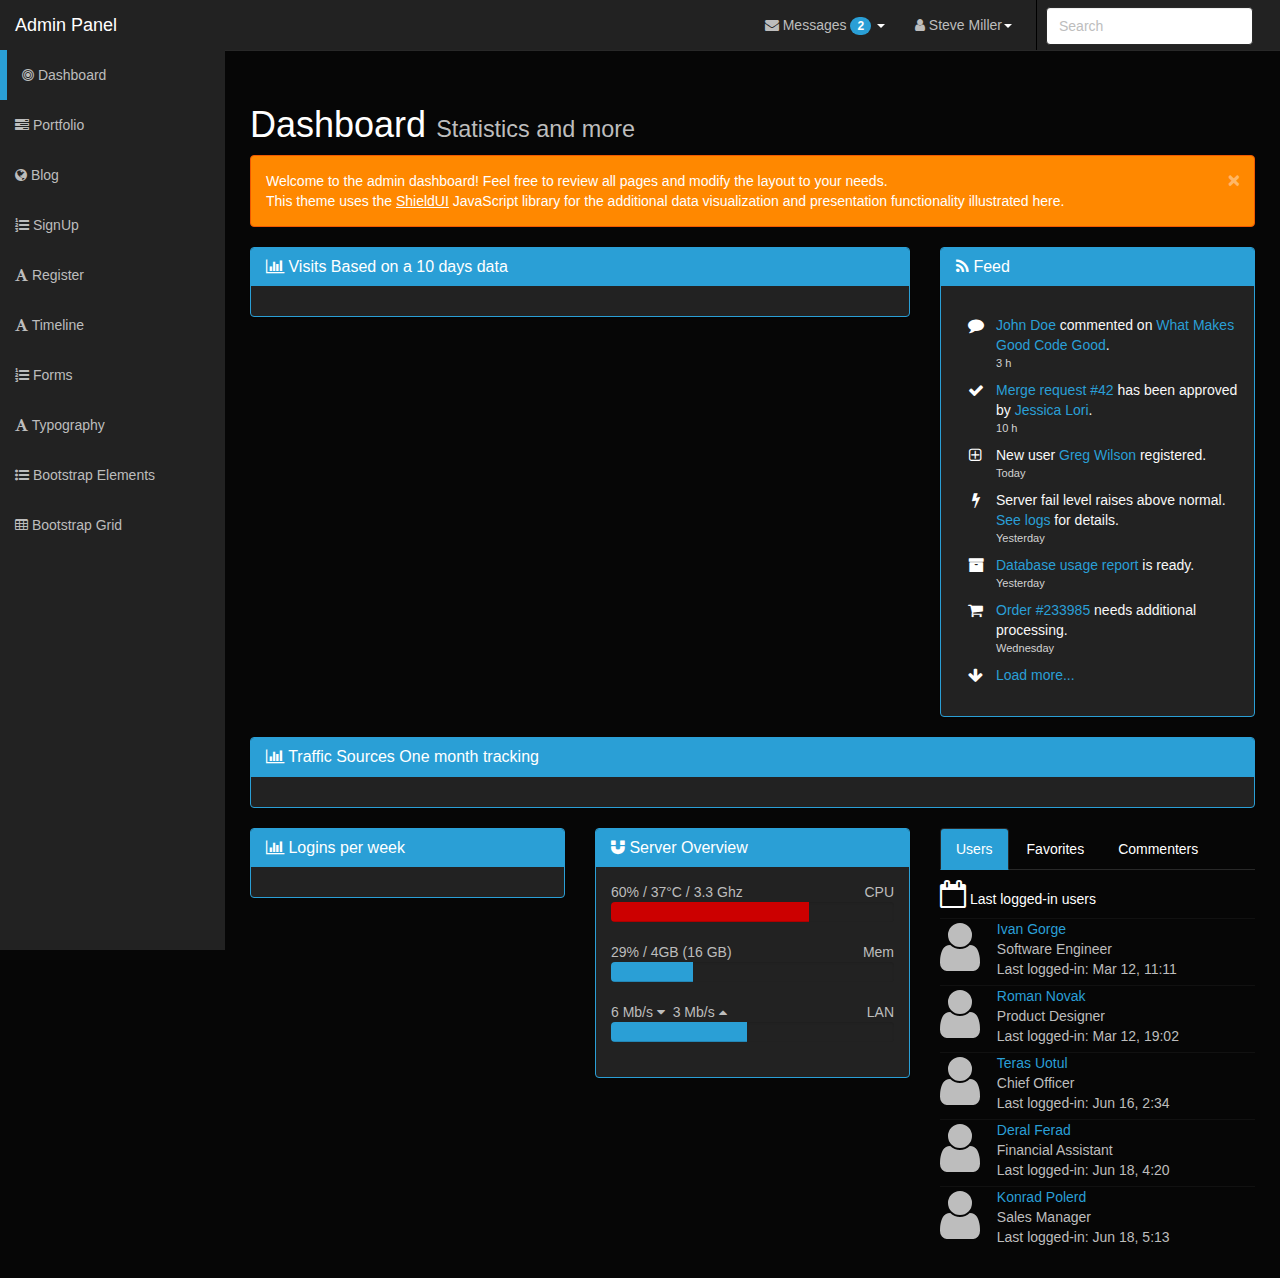
<file: DarkAdmin/index.html>
<!DOCTYPE html>
<html lang="en">
<head>
    <meta charset="utf-8">
    <meta name="viewport" content="width=device-width, initial-scale=1.0">
    <title>Dashboard - Dark Admin</title>

    <link rel="stylesheet" type="text/css" href="bootstrap/css/bootstrap.min.css" />
    <link rel="stylesheet" type="text/css" href="font-awesome/css/font-awesome.min.css" />
    <link rel="stylesheet" type="text/css" href="css/local.css" />

    <script type="text/javascript" src="js/jquery-1.10.2.min.js"></script>
    <script type="text/javascript" src="bootstrap/js/bootstrap.min.js"></script>

    <!-- you need to include the shieldui css and js assets in order for the charts to work -->
    <link rel="stylesheet" type="text/css" href="http://www.shieldui.com/shared/components/latest/css/light-bootstrap/all.min.css" />
    <link id="gridcss" rel="stylesheet" type="text/css" href="http://www.shieldui.com/shared/components/latest/css/dark-bootstrap/all.min.css" />

    <script type="text/javascript" src="http://www.shieldui.com/shared/components/latest/js/shieldui-all.min.js"></script>
    <script type="text/javascript" src="http://www.prepbootstrap.com/Content/js/gridData.js"></script>
</head>
<body>
    <div id="wrapper">
          <nav class="navbar navbar-inverse navbar-fixed-top" role="navigation">
            <div class="navbar-header">
                <button type="button" class="navbar-toggle" data-toggle="collapse" data-target=".navbar-ex1-collapse">
                    <span class="sr-only">Toggle navigation</span>
                    <span class="icon-bar"></span>
                    <span class="icon-bar"></span>
                    <span class="icon-bar"></span>
                </button>
                <a class="navbar-brand" href="index.html">Admin Panel</a>
            </div>
            <div class="collapse navbar-collapse navbar-ex1-collapse">
                <ul id="active" class="nav navbar-nav side-nav">
                    <li class="selected"><a href="index.html"><i class="fa fa-bullseye"></i> Dashboard</a></li>
                    <li><a href="portfolio.html"><i class="fa fa-tasks"></i> Portfolio</a></li>
                    <li><a href="blog.html"><i class="fa fa-globe"></i> Blog</a></li>
                    <li><a href="signup.html"><i class="fa fa-list-ol"></i> SignUp</a></li>
                    <li><a href="register.html"><i class="fa fa-font"></i> Register</a></li>
                    <li><a href="timeline.html"><i class="fa fa-font"></i> Timeline</a></li>
                    <li><a href="forms.html"><i class="fa fa-list-ol"></i> Forms</a></li>
                    <li><a href="typography.html"><i class="fa fa-font"></i> Typography</a></li>
                    <li><a href="bootstrap-elements.html"><i class="fa fa-list-ul"></i> Bootstrap Elements</a></li>
                    <li><a href="bootstrap-grid.html"><i class="fa fa-table"></i> Bootstrap Grid</a></li>
                </ul>
                <ul class="nav navbar-nav navbar-right navbar-user">
                    <li class="dropdown messages-dropdown">
                        <a href="#" class="dropdown-toggle" data-toggle="dropdown"><i class="fa fa-envelope"></i> Messages <span class="badge">2</span> <b class="caret"></b></a>
                        <ul class="dropdown-menu">
                            <li class="dropdown-header">2 New Messages</li>
                            <li class="message-preview">
                                <a href="#">
                                    <span class="avatar"><i class="fa fa-bell"></i></span>
                                    <span class="message">Security alert</span>
                                </a>
                            </li>
                            <li class="divider"></li>
                            <li class="message-preview">
                                <a href="#">
                                    <span class="avatar"><i class="fa fa-bell"></i></span>
                                    <span class="message">Security alert</span>
                                </a>
                            </li>
                            <li class="divider"></li>
                            <li><a href="#">Go to Inbox <span class="badge">2</span></a></li>
                        </ul>
                    </li>
                    <li class="dropdown user-dropdown">
                        <a href="#" class="dropdown-toggle" data-toggle="dropdown"><i class="fa fa-user"></i> Steve Miller<b class="caret"></b></a>
                        <ul class="dropdown-menu">
                            <li><a href="#"><i class="fa fa-user"></i> Profile</a></li>
                            <li><a href="#"><i class="fa fa-gear"></i> Settings</a></li>
                            <li class="divider"></li>
                            <li><a href="#"><i class="fa fa-power-off"></i> Log Out</a></li>

                        </ul>
                    </li>
                    <li class="divider-vertical"></li>
                    <li>
                        <form class="navbar-search">
                            <input type="text" placeholder="Search" class="form-control">
                        </form>
                    </li>
                </ul>
            </div>
        </nav>

        <div id="page-wrapper">
            <div class="row">
                <div class="col-lg-12">
                    <h1>Dashboard <small>Statistics and more</small></h1>
                    <div class="alert alert-dismissable alert-warning">
                        <button data-dismiss="alert" class="close" type="button">&times;</button>
                        Welcome to the admin dashboard! Feel free to review all pages and modify the layout to your needs. 
                        <br />
                        This theme uses the <a href="https://www.shieldui.com">ShieldUI</a> JavaScript library for the 
                        additional data visualization and presentation functionality illustrated here.
                    </div>
                </div>
            </div>
            <div class="row">
                <div class="col-md-8">
                    <div class="panel panel-primary">
                        <div class="panel-heading">
                            <h3 class="panel-title"><i class="fa fa-bar-chart-o"></i> Visits Based on a 10 days data</h3>
                        </div>
                        <div class="panel-body">
                            <div id="shieldui-chart1"></div>
                        </div>
                    </div>
                </div>
                <div class="col-md-4">
                    <div class="panel panel-primary">
                        <div class="panel-heading">
                            <h3 class="panel-title"><i class="fa fa-rss"></i> Feed</h3>
                        </div>
                        <div class="panel-body feed">
                            <section class="feed-item">
                                <div class="icon pull-left">
                                    <i class="fa fa-comment"></i>
                                </div>
                                <div class="feed-item-body">
                                    <div class="text">
                                        <a href="#">John Doe</a> commented on <a href="#">What Makes Good Code Good</a>.
                                    </div>
                                    <div class="time pull-left">
                                        3 h
                                    </div>
                                </div>
                            </section>
                            <section class="feed-item">
                                <div class="icon pull-left">
                                    <i class="fa fa-check"></i>
                                </div>
                                <div class="feed-item-body">
                                    <div class="text">
                                        <a href="#">Merge request #42</a> has been approved by <a href="#">Jessica Lori</a>.
                                    </div>
                                    <div class="time pull-left">
                                        10 h
                                    </div>
                                </div>
                            </section>
                            <section class="feed-item">
                                <div class="icon pull-left">
                                    <i class="fa fa-plus-square-o"></i>
                                </div>
                                <div class="feed-item-body">
                                    <div class="text">
                                        New user <a href="#">Greg Wilson</a> registered.
                                    </div>
                                    <div class="time pull-left">
                                        Today
                                    </div>
                                </div>
                            </section>
                            <section class="feed-item">
                                <div class="icon pull-left">
                                    <i class="fa fa-bolt"></i>
                                </div>
                                <div class="feed-item-body">
                                    <div class="text">
                                        Server fail level raises above normal. <a href="#">See logs</a> for details.
                                    </div>
                                    <div class="time pull-left">
                                        Yesterday
                                    </div>
                                </div>
                            </section>
                            <section class="feed-item">
                                <div class="icon pull-left">
                                    <i class="fa fa-archive"></i>
                                </div>
                                <div class="feed-item-body">
                                    <div class="text">
                                        <a href="#">Database usage report</a> is ready.
                                    </div>
                                    <div class="time pull-left">
                                        Yesterday
                                    </div>
                                </div>
                            </section>
                            <section class="feed-item">
                                <div class="icon pull-left">
                                    <i class="fa fa-shopping-cart"></i>
                                </div>
                                <div class="feed-item-body">
                                    <div class="text">
                                        <a href="#">Order #233985</a> needs additional processing.
                                    </div>
                                    <div class="time pull-left">
                                        Wednesday
                                    </div>
                                </div>
                            </section>
                            <section class="feed-item">
                                <div class="icon pull-left">
                                    <i class="fa fa-arrow-down"></i>
                                </div>
                                <div class="feed-item-body">
                                    <div class="text">
                                        <a href="#">Load more...</a>
                                    </div>
                                </div>
                            </section>
                        </div>
                    </div>
                </div>
            </div>
            <div class="row">
                <div class="col-lg-12">
                    <div class="panel panel-primary">
                        <div class="panel-heading">
                            <h3 class="panel-title"><i class="fa fa-bar-chart-o"></i> Traffic Sources One month tracking </h3>
                        </div>
                        <div class="panel-body">
                            <div id="shieldui-grid1"></div>
                        </div>
                    </div>
                </div>
            </div>
            <div class="row">
                <div class="col-lg-4">
                    <div class="panel panel-primary">
                        <div class="panel-heading">
                            <h3 class="panel-title"><i class="fa fa-bar-chart-o"></i> Logins per week</h3>
                        </div>
                        <div class="panel-body">
                            <div id="shieldui-chart2"></div>
                        </div>
                    </div>
                </div>
                <div class="col-lg-4">
                    <div class="panel panel-primary">
                        <div class="panel-heading">
                            <h3 class="panel-title"><i class="fa fa-magnet"></i> Server Overview</h3>
                        </div>
                        <div class="panel-body">
                            <ul class="server-stats">
                                <li>
                                    <div class="key pull-right">CPU</div>
                                    <div class="stat">
                                        <div class="info">60% / 37°C / 3.3 Ghz</div>
                                        <div class="progress progress-small">
                                            <div style="width: 70%;" class="progress-bar progress-bar-danger"></div>
                                        </div>
                                    </div>
                                </li>
                                <li>
                                    <div class="key pull-right">Mem</div>
                                    <div class="stat">
                                        <div class="info">29% / 4GB (16 GB)</div>
                                        <div class="progress progress-small">
                                            <div style="width: 29%;" class="progress-bar"></div>
                                        </div>
                                    </div>
                                </li>
                                <li>
                                    <div class="key pull-right">LAN</div>
                                    <div class="stat">
                                        <div class="info">6 Mb/s <i class="fa fa-caret-down"></i>&nbsp; 3 Mb/s <i class="fa fa-caret-up"></i></div>
                                        <div class="progress progress-small">
                                            <div style="width: 48%;" class="progress-bar progress-bar-inverse"></div>
                                        </div>
                                    </div>
                                </li>
                            </ul>
                        </div>
                    </div>

                </div>
                <div class="col-lg-4">
                    <header>
                        <ul class="nav nav-tabs">
                            <li class="active">
                                <a data-toggle="tab" href="#stats">Users</a>
                            </li>
                            <li class="">
                                <a data-toggle="tab" href="#report">Favorites</a>
                            </li>
                            <li class="">
                                <a data-toggle="tab" href="#dropdown1">Commenters</a>
                            </li>
                        </ul>
                    </header>
                    <div class="body tab-content">
                        <div class="tab-pane clearfix active" id="stats">
                            <h5 class="tab-header"><i class="fa fa-calendar-o fa-2x"></i> Last logged-in users</h5>
                            <ul class="news-list">
                                <li>
                                    <i class="fa fa-user fa-4x pull-left"></i>
                                    <div class="news-item-info">
                                        <div class="name"><a href="#">Ivan Gorge</a></div>
                                        <div class="position">Software Engineer</div>
                                        <div class="time">Last logged-in: Mar 12, 11:11</div>
                                    </div>
                                </li>
                                <li>
                                    <i class="fa fa-user fa-4x pull-left"></i>
                                    <div class="news-item-info">
                                        <div class="name"><a href="#">Roman Novak</a></div>
                                        <div class="position">Product Designer</div>
                                        <div class="time">Last logged-in: Mar 12, 19:02</div>
                                    </div>
                                </li>
                                <li>
                                    <i class="fa fa-user fa-4x pull-left"></i>
                                    <div class="news-item-info">
                                        <div class="name"><a href="#">Teras Uotul</a></div>
                                        <div class="position">Chief Officer</div>
                                        <div class="time">Last logged-in: Jun 16, 2:34</div>
                                    </div>
                                </li>
                                <li>
                                    <i class="fa fa-user fa-4x pull-left"></i>
                                    <div class="news-item-info">
                                        <div class="name"><a href="#">Deral Ferad</a></div>
                                        <div class="position">Financial Assistant</div>
                                        <div class="time">Last logged-in: Jun 18, 4:20</div>
                                    </div>
                                </li>
                                <li>
                                    <i class="fa fa-user fa-4x pull-left"></i>
                                    <div class="news-item-info">
                                        <div class="name"><a href="#">Konrad Polerd</a></div>
                                        <div class="position">Sales Manager</div>
                                        <div class="time">Last logged-in: Jun 18, 5:13</div>
                                    </div>
                                </li>
                            </ul>
                        </div>
                        <div class="tab-pane" id="report">
                            <h5 class="tab-header"><i class="fa fa-star fa-2x"></i> Popular contacts</h5>
                            <ul class="news-list news-list-no-hover">
                                <li>
                                    <i class="fa fa-user fa-4x pull-left"></i>
                                    <div class="news-item-info">
                                        <div class="name"><a href="#">Pol Johnsson</a></div>
                                        <div class="options">
                                            <button class="btn btn-xs btn-success">
                                                <i class="fa fa-phone"></i>
                                                Call
                                            </button>
                                            <button class="btn btn-xs btn-warning">
                                                <i class="fa fa-envelope-o"></i>
                                                Message
                                            </button>
                                        </div>
                                    </div>
                                </li>
                                <li>
                                    <i class="fa fa-user fa-4x pull-left"></i>
                                    <div class="news-item-info">
                                        <div class="name"><a href="#">Terry Garel</a></div>
                                        <div class="options">
                                            <button class="btn btn-xs btn-success">
                                                <i class="fa fa-phone"></i>
                                                Call
                                            </button>
                                            <button class="btn btn-xs btn-warning">
                                                <i class="fa fa-envelope-o"></i>
                                                Message
                                            </button>
                                        </div>
                                    </div>
                                </li>
                                <li>
                                    <i class="fa fa-user fa-4x pull-left"></i>
                                    <div class="news-item-info">
                                        <div class="name"><a href="#">Eruos Forkal</a></div>
                                        <div class="options">
                                            <button class="btn btn-xs btn-success">
                                                <i class="fa fa-phone"></i>
                                                Call
                                            </button>
                                            <button class="btn btn-xs btn-warning">
                                                <i class="fa fa-envelope-o"></i>
                                                Message
                                            </button>
                                        </div>
                                    </div>
                                </li>
                                <li>
                                    <i class="fa fa-user fa-4x pull-left"></i>
                                    <div class="news-item-info">
                                        <div class="name"><a href="#">Remus Reier</a></div>
                                        <div class="options">
                                            <button class="btn btn-xs btn-success">
                                                <i class="fa fa-phone"></i>
                                                Call
                                            </button>
                                            <button class="btn btn-xs btn-warning">
                                                <i class="fa fa-envelope-o"></i>
                                                Message
                                            </button>
                                        </div>
                                    </div>
                                </li>
                                <li>
                                    <i class="fa fa-user fa-4x pull-left"></i>
                                    <div class="news-item-info">
                                        <div class="name"><a href="#">Lover Lund</a></div>
                                        <div class="options">
                                            <button class="btn btn-xs btn-success">
                                                <i class="fa fa-phone"></i>
                                                Call
                                            </button>
                                            <button class="btn btn-xs btn-warning">
                                                <i class="fa fa-envelope-o"></i>
                                                Message
                                            </button>
                                        </div>
                                    </div>
                                </li>
                            </ul>
                        </div>
                        <div class="tab-pane" id="dropdown1">
                            <h5 class="tab-header"><i class="fa fa-comments fa-2x"></i> Top Commenters</h5>
                            <ul class="news-list">
                                <li>
                                    <i class="fa fa-user fa-4x pull-left"></i>
                                    <div class="news-item-info">
                                        <div class="name"><a href="#">Edin Garey</a></div>
                                        <div class="comment">
                                            Nemo enim ipsam voluptatem quia voluptas sit aspernatur 
                                            aut odit aut fugit,sed quia
                                        </div>
                                    </div>
                                </li>
                                <li>
                                    <i class="fa fa-user fa-4x pull-left"></i>
                                    <div class="news-item-info">
                                        <div class="name"><a href="#">Firel Lund</a></div>
                                        <div class="comment">
                                            Duis aute irure dolor in reprehenderit in voluptate velit
                                             esse cillum dolore eu fugiat.
                                        </div>
                                    </div>
                                </li>
                                <li>
                                    <i class="fa fa-user fa-4x pull-left"></i>
                                    <div class="news-item-info">
                                        <div class="name"><a href="#">Jessica Desingter</a></div>
                                        <div class="comment">
                                            Excepteur sint occaecat cupidatat non proident, sunt in
                                             culpa qui officia deserunt.
                                        </div>
                                    </div>
                                </li>
                                <li>
                                    <i class="fa fa-user fa-4x pull-left"></i>
                                    <div class="news-item-info">
                                        <div class="name"><a href="#">Novel Forel</a></div>
                                        <div class="comment">
                                            Sed ut perspiciatis, unde omnis iste natus error sit voluptatem accusantium doloremque.
                                        </div>
                                    </div>
                                </li>
                                <li>
                                    <i class="fa fa-user fa-4x pull-left"></i>
                                    <div class="news-item-info">
                                        <div class="name"><a href="#">Wedol Reier</a></div>
                                        <div class="comment">
                                            Laudantium, totam rem aperiam eaque ipsa, quae ab illo inventore veritatis
                                            et quasi.
                                        </div>
                                    </div>
                                </li>
                            </ul>
                        </div>
                    </div>
                </div>
            </div>
        </div>
    </div>
    <!-- /#wrapper -->

    <script type="text/javascript">
        jQuery(function ($) {
            var performance = [12, 43, 34, 22, 12, 33, 4, 17, 22, 34, 54, 67],
                visits = [123, 323, 443, 32],
                traffic = [
                {
                    Source: "Direct", Amount: 323, Change: 53, Percent: 23, Target: 600
                },
                {
                    Source: "Refer", Amount: 345, Change: 34, Percent: 45, Target: 567
                },
                {
                    Source: "Social", Amount: 567, Change: 67, Percent: 23, Target: 456
                },
                {
                    Source: "Search", Amount: 234, Change: 23, Percent: 56, Target: 890
                },
                {
                    Source: "Internal", Amount: 111, Change: 78, Percent: 12, Target: 345
                }];


            $("#shieldui-chart1").shieldChart({
                theme: "dark",

                primaryHeader: {
                    text: "Visitors"
                },
                exportOptions: {
                    image: false,
                    print: false
                },
                dataSeries: [{
                    seriesType: "area",
                    collectionAlias: "Q Data",
                    data: performance
                }]
            });

            $("#shieldui-chart2").shieldChart({
                theme: "dark",
                primaryHeader: {
                    text: "Traffic Per week"
                },
                exportOptions: {
                    image: false,
                    print: false
                },
                dataSeries: [{
                    seriesType: "pie",
                    collectionAlias: "traffic",
                    data: visits
                }]
            });

            $("#shieldui-grid1").shieldGrid({
                dataSource: {
                    data: traffic
                },
                sorting: {
                    multiple: true
                },
                rowHover: false,
                paging: false,
                columns: [
                { field: "Source", width: "170px", title: "Source" },
                { field: "Amount", title: "Amount" },                
                { field: "Percent", title: "Percent", format: "{0} %" },
                { field: "Target", title: "Target" },
                ]
            });            
        });        
    </script>
</body>
</html>
</file>
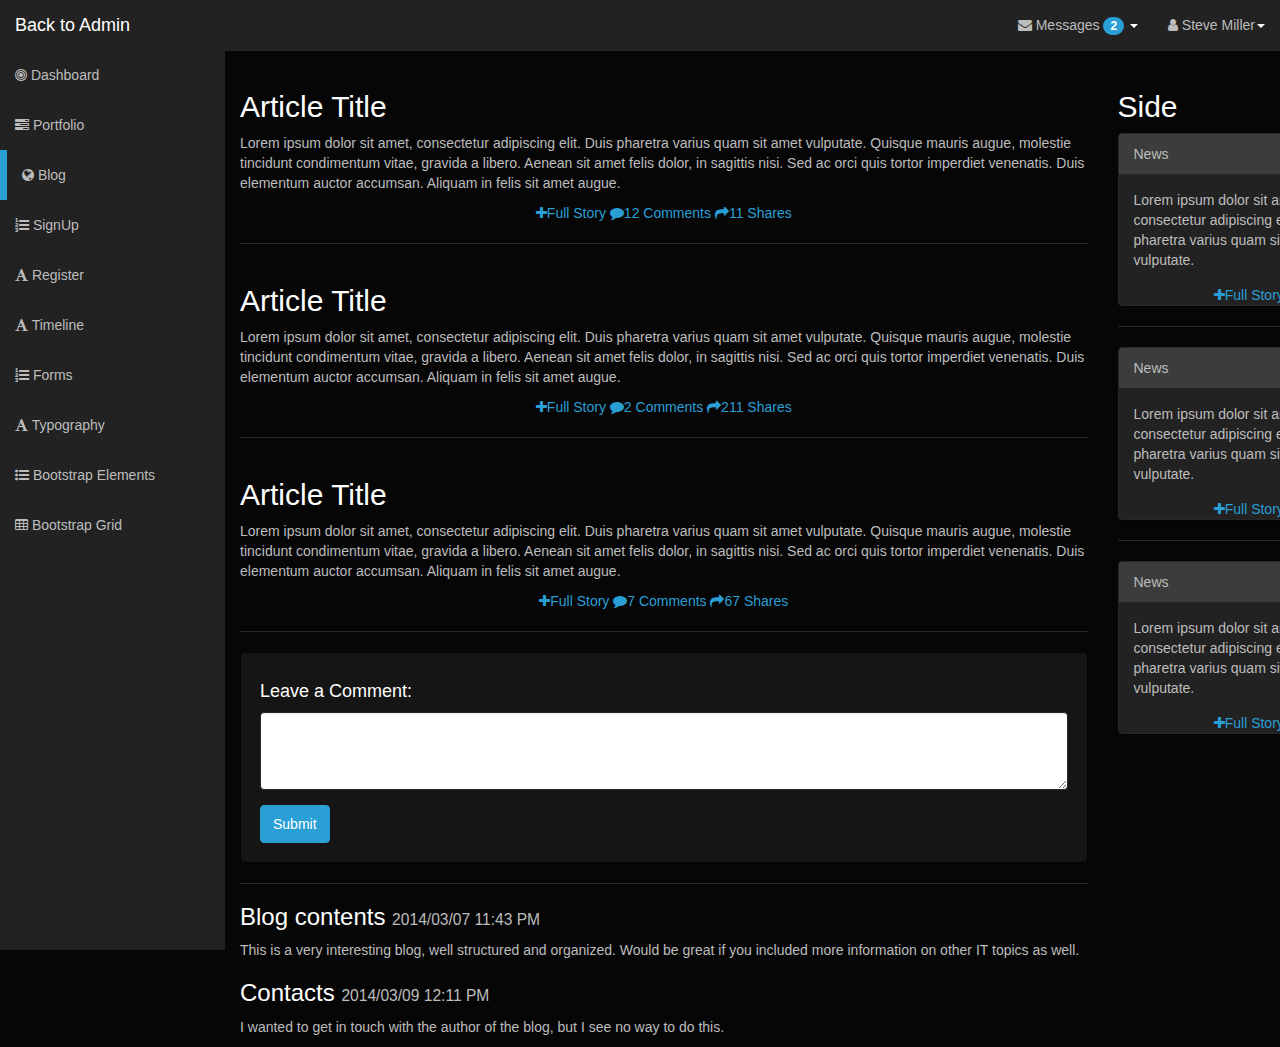
<file: DarkAdmin/blog.html>
<!DOCTYPE html>
<html lang="en">
<head>
    <meta charset="utf-8">
    <meta name="viewport" content="width=device-width, initial-scale=1.0">
    <title>Blog - Dark Admin</title>

    <link rel="stylesheet" type="text/css" href="bootstrap/css/bootstrap.min.css" />
    <link rel="stylesheet" type="text/css" href="font-awesome/css/font-awesome.min.css" />
    <link rel="stylesheet" type="text/css" href="css/local.css" />

    <script type="text/javascript" src="js/jquery-1.10.2.min.js"></script>
    <script type="text/javascript" src="bootstrap/js/bootstrap.min.js"></script>   
</head>
<body>

    <div id="wrapper">
        <nav class="navbar navbar-inverse navbar-fixed-top" role="navigation">
            <div class="navbar-header">
                <button type="button" class="navbar-toggle" data-toggle="collapse" data-target=".navbar-ex1-collapse">
                    <span class="sr-only">Toggle navigation</span>
                    <span class="icon-bar"></span>
                    <span class="icon-bar"></span>
                    <span class="icon-bar"></span>
                </button>
                <a class="navbar-brand" href="index.html">Back to Admin</a>
            </div>
            <div class="collapse navbar-collapse navbar-ex1-collapse">
                <ul class="nav navbar-nav side-nav">
                    <li><a href="index.html"><i class="fa fa-bullseye"></i> Dashboard</a></li>
                    <li><a href="portfolio.html"><i class="fa fa-tasks"></i> Portfolio</a></li>
                    <li class="selected"><a href="blog.html"><i class="fa fa-globe"></i> Blog</a></li>
                    <li><a href="signup.html"><i class="fa fa-list-ol"></i> SignUp</a></li>
                    <li><a href="register.html"><i class="fa fa-font"></i> Register</a></li>
                    <li><a href="timeline.html"><i class="fa fa-font"></i> Timeline</a></li>
                    <li><a href="forms.html"><i class="fa fa-list-ol"></i> Forms</a></li>
                    <li><a href="typography.html"><i class="fa fa-font"></i> Typography</a></li>
                    <li><a href="bootstrap-elements.html"><i class="fa fa-list-ul"></i> Bootstrap Elements</a></li>
                    <li><a href="bootstrap-grid.html"><i class="fa fa-table"></i > Bootstrap Grid</a></li>            
                </ul>
                <ul class="nav navbar-nav navbar-right navbar-user">
                    <li class="dropdown messages-dropdown">
                        <a href="#" class="dropdown-toggle" data-toggle="dropdown"><i class="fa fa-envelope"></i> Messages <span class="badge">2</span> <b class="caret"></b></a>
                        <ul class="dropdown-menu">
                            <li class="dropdown-header">2 New Messages</li>
                            <li class="message-preview">
                                <a href="#">
                                    <span class="avatar"><i class="fa fa-bell"></i></span>
                                    <span class="message">Security alert</span>
                                </a>
                            </li>
                            <li class="divider"></li>
                            <li class="message-preview">
                                <a href="#">
                                    <span class="avatar"><i class="fa fa-bell"></i></span>
                                    <span class="message">Security alert</span>
                                </a>
                            </li>
                            <li class="divider"></li>
                            <li><a href="#">Go to Inbox <span class="badge">2</span></a></li>
                        </ul>
                    </li>
                    <li class="dropdown user-dropdown">
                        <a href="#" class="dropdown-toggle" data-toggle="dropdown"><i class="fa fa-user"></i> Steve Miller<b class="caret"></b></a>
                        <ul class="dropdown-menu">
                            <li><a href="#"><i class="fa fa-user"></i> Profile</a></li>
                            <li><a href="#"><i class="fa fa-gear"></i> Settings</a></li>
                            <li class="divider"></li>
                            <li><a href="#"><i class="fa fa-power-off"></i> Log Out</a></li>
                        </ul>
                    </li>
                </ul>
            </div>
        </nav>

       <div class="container">
            <div class="row">
               
                <div class="col-sm-9">
                    <div class="row">
                        <div class="col-xs-12">
                            <h2>Article Title</h2>
                            <p>
                                Lorem ipsum dolor sit amet, consectetur adipiscing elit. Duis pharetra varius quam sit amet vulputate. 
                    Quisque mauris augue, molestie tincidunt condimentum vitae, gravida a libero. Aenean sit amet felis 
                    dolor, in sagittis nisi. Sed ac orci quis tortor imperdiet venenatis. Duis elementum auctor accumsan. 
                    Aliquam in felis sit amet augue.
                            </p>
                            <div class="text-center">
                                <a href="#"><i class="fa fa-plus"></i>Full Story</a>
                                <a href="#"><i class="fa fa-comment"></i>12 Comments</a>
                                <a href="#"><i class="fa fa-share"></i>11 Shares</a>
                            </div>
                        </div>
                    </div>
                    <hr />
                    <div class="row">
                        <div class="col-xs-12">
                            <h2>Article Title</h2>
                            <p>
                                Lorem ipsum dolor sit amet, consectetur adipiscing elit. Duis pharetra varius quam sit amet vulputate. 
                    Quisque mauris augue, molestie tincidunt condimentum vitae, gravida a libero. Aenean sit amet felis 
                    dolor, in sagittis nisi. Sed ac orci quis tortor imperdiet venenatis. Duis elementum auctor accumsan. 
                    Aliquam in felis sit amet augue.
                            </p>
                            <div class="text-center">
                                <a href="#"><i class="fa fa-plus"></i>Full Story</a>
                                <a href="#"><i class="fa fa-comment"></i>2 Comments</a>
                                <a href="#"><i class="fa fa-share"></i>211 Shares</a>
                            </div>
                        </div>
                    </div>
                    <hr />
                    <div class="row">
                        <div class="col-xs-12">
                            <h2>Article Title</h2>
                            <p>
                                Lorem ipsum dolor sit amet, consectetur adipiscing elit. Duis pharetra varius quam sit amet vulputate. 
                    Quisque mauris augue, molestie tincidunt condimentum vitae, gravida a libero. Aenean sit amet felis 
                    dolor, in sagittis nisi. Sed ac orci quis tortor imperdiet venenatis. Duis elementum auctor accumsan. 
                    Aliquam in felis sit amet augue.
                            </p>
                            <div class="text-center">
                                <a href="#"><i class="fa fa-plus"></i>Full Story</a>
                                <a href="#"><i class="fa fa-comment"></i>7 Comments</a>
                                <a href="#"><i class="fa fa-share"></i>67 Shares</a>
                            </div>
                        </div>
                    </div>
                    <hr />

                    <!-- the comment box -->
                    <div class="well">
                        <h4>Leave a Comment:</h4>
                        <form role="form">
                            <div class="form-group">
                                <textarea class="form-control" rows="3"></textarea>
                            </div>
                            <button type="submit" class="btn btn-primary">Submit</button>
                        </form>
                    </div>

                    <hr>

                    <!-- the comments -->
                    <h3>Blog contents
                    <small>2014/03/07 11:43 PM</small>
                    </h3>
                    <p>This is a very interesting blog, well structured and organized. Would be great if you included more information on other IT topics as well.</p>

                    <h3>Contacts
                    <small>2014/03/09 12:11 PM</small>
                    </h3>
                    <p>I wanted to get in touch with the author of the blog, but I see no way to do this.</p>

                </div>
                 <div class="col-sm-3">
                    <div class="row">
                        <div class="col-xs-12">
                            <h2>Side</h2>
                            <div class="panel panel-default">
                                <div class="panel-heading">News</div>
                                <div class="panel-body">
                                    Lorem ipsum dolor sit amet, consectetur adipiscing elit. Duis pharetra varius quam sit amet vulputate. 
                                </div>
                                <div class="text-center">
                                    <a href="#"><i class="fa fa-plus"></i>Full Story</a>
                                </div>
                            </div>
                            <hr />
                            <div class="panel panel-default">
                                <div class="panel-heading">News</div>
                                <div class="panel-body">
                                    Lorem ipsum dolor sit amet, consectetur adipiscing elit. Duis pharetra varius quam sit amet vulputate.
                                </div>
                                <div class="text-center">
                                    <a href="#"><i class="fa fa-plus"></i>Full Story</a>
                                </div>
                            </div>
                            <hr />
                            <div class="panel panel-default">
                                <div class="panel-heading">News</div>
                                <div class="panel-body">
                                    Lorem ipsum dolor sit amet, consectetur adipiscing elit. Duis pharetra varius quam sit amet vulputate. 
                                </div>
                                <div class="text-center">
                                    <a href="#"><i class="fa fa-plus"></i>Full Story</a>
                                </div>
                            </div>
                        </div>
                    </div>
                </div>
            </div>
        </div>
    </div>

</body>
</html>
</file>
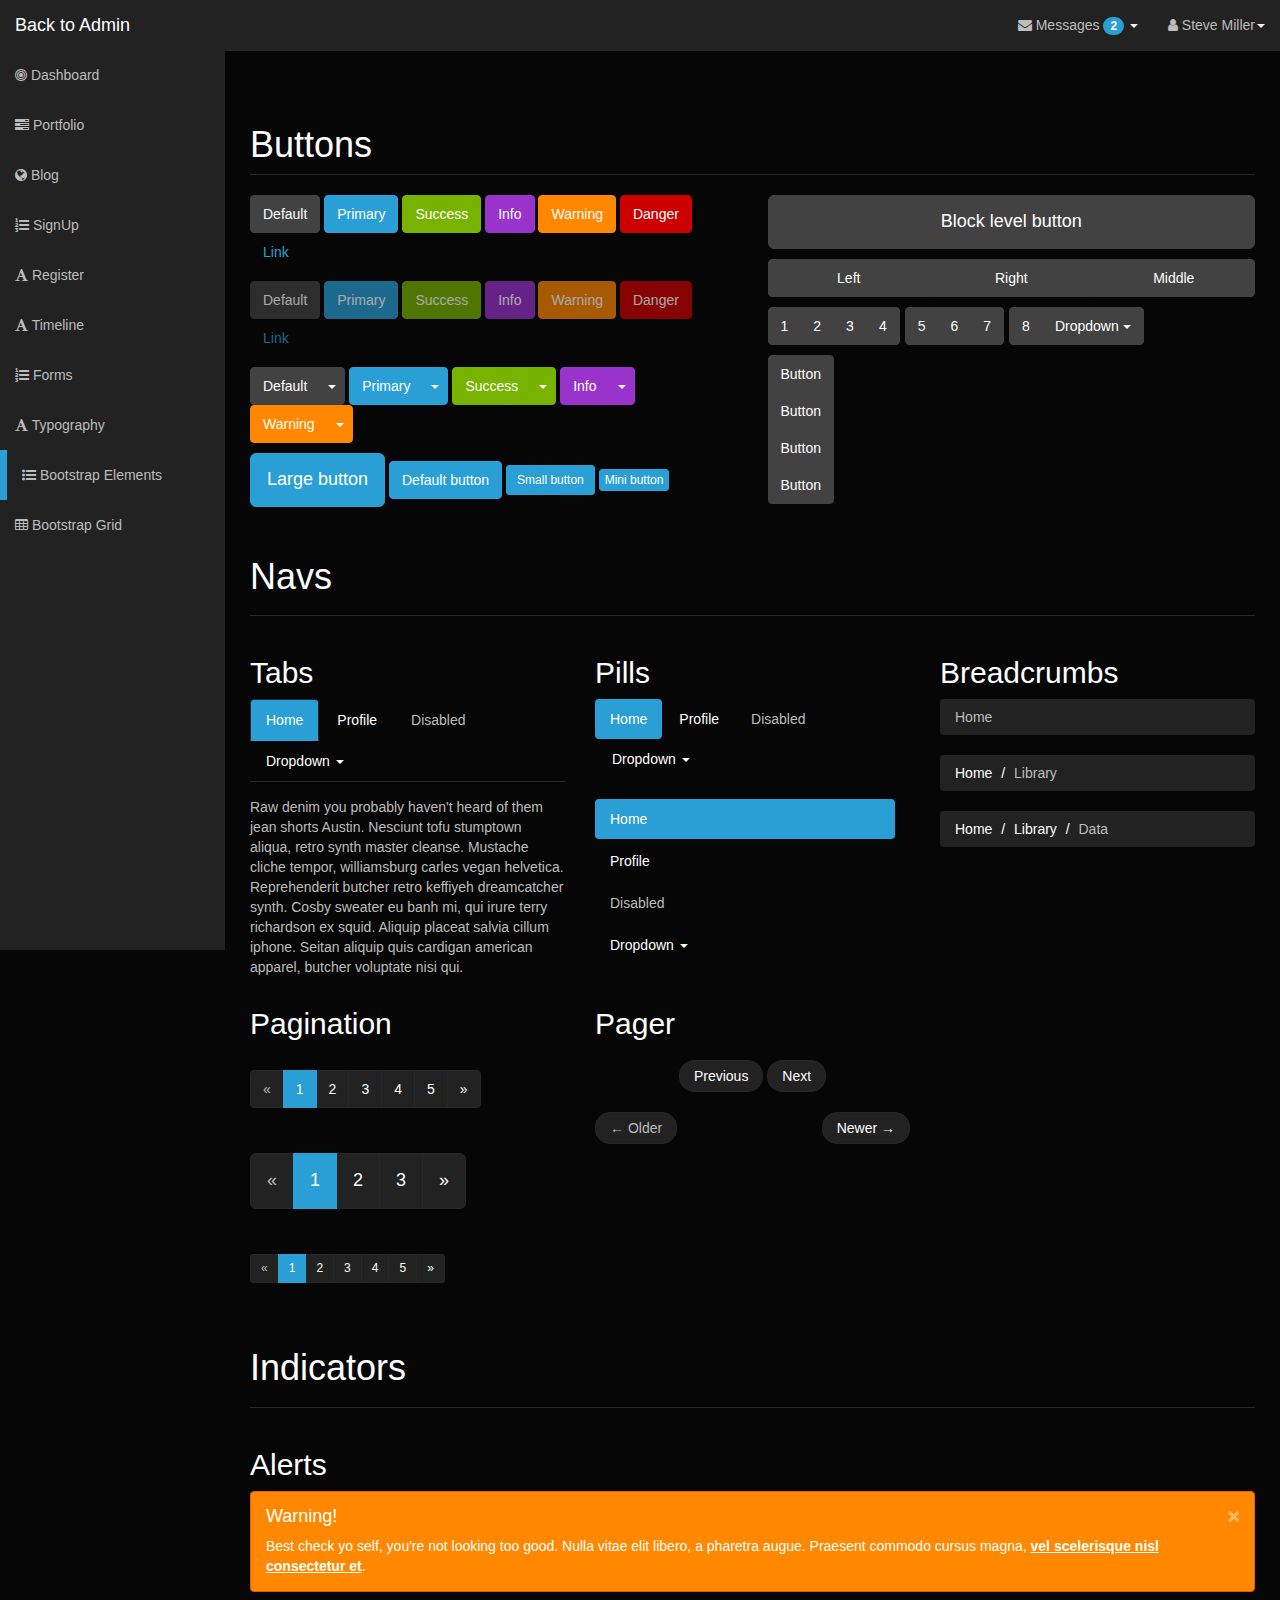
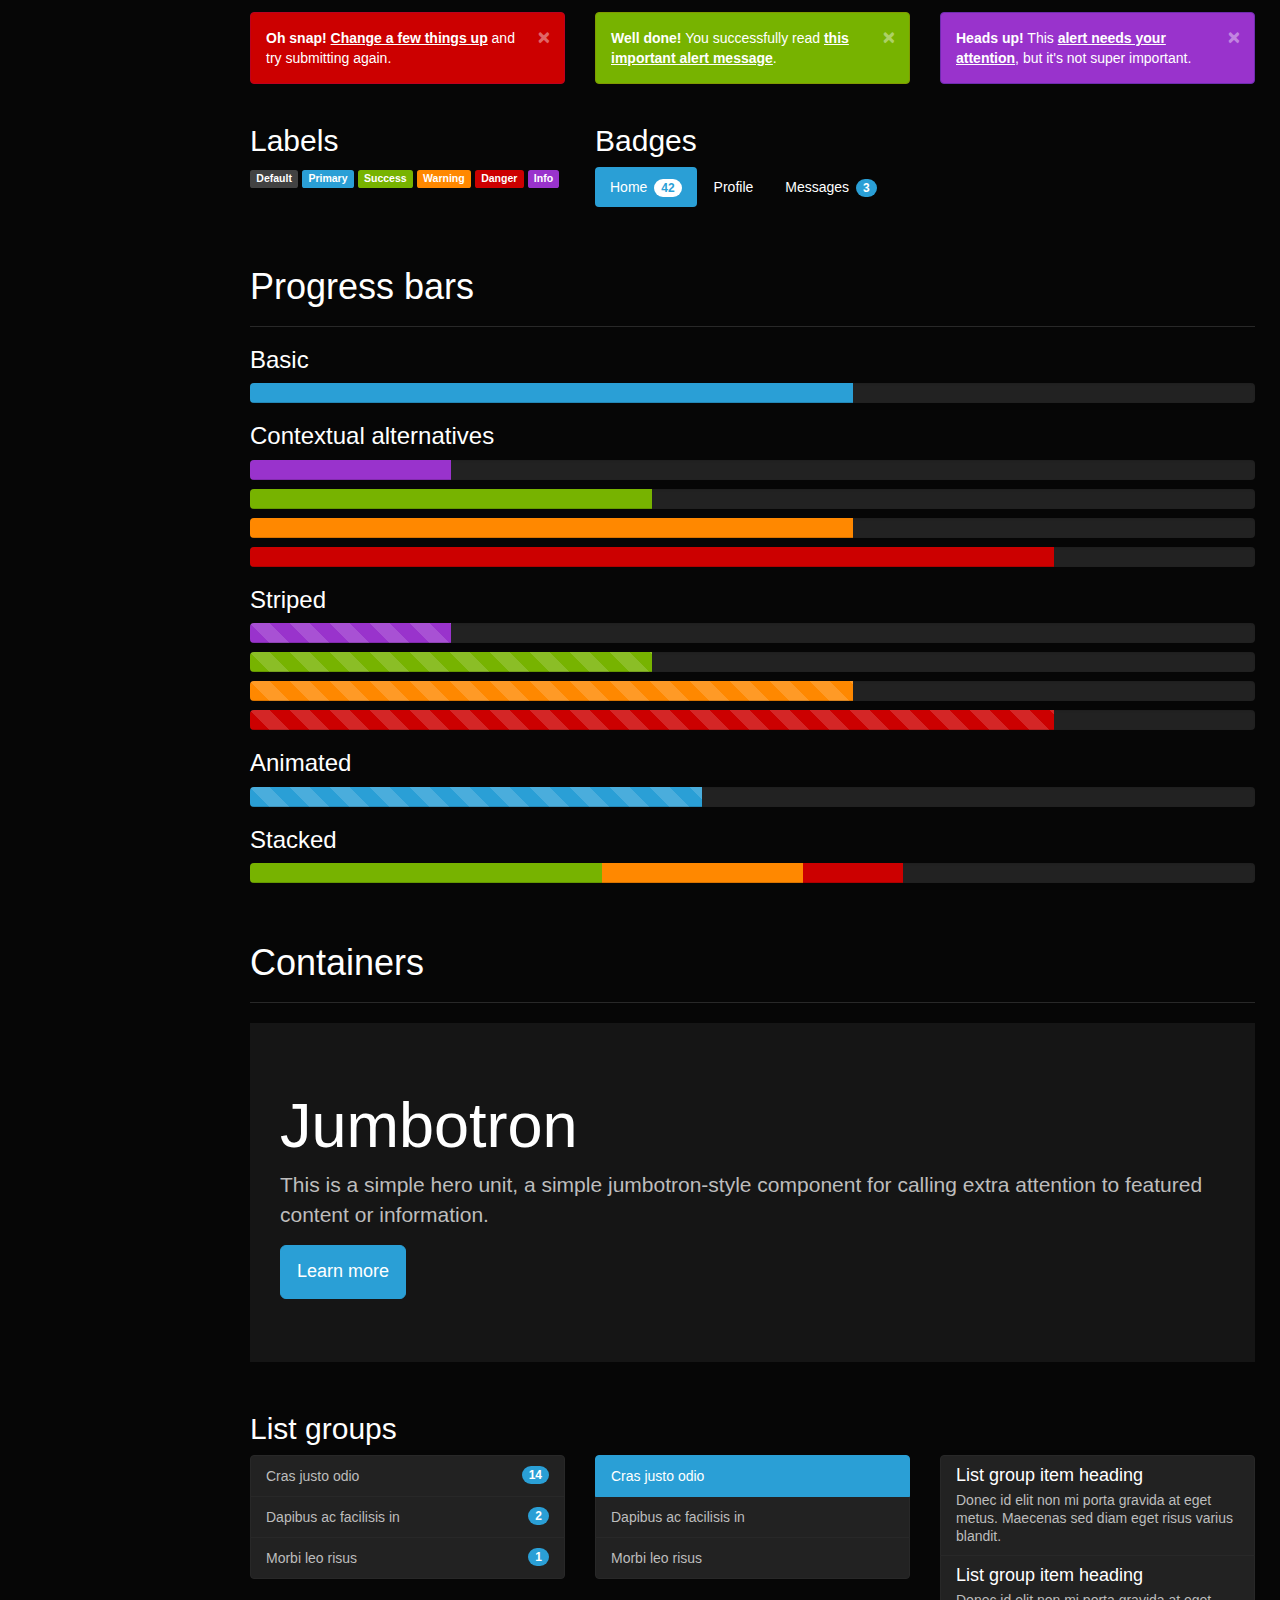
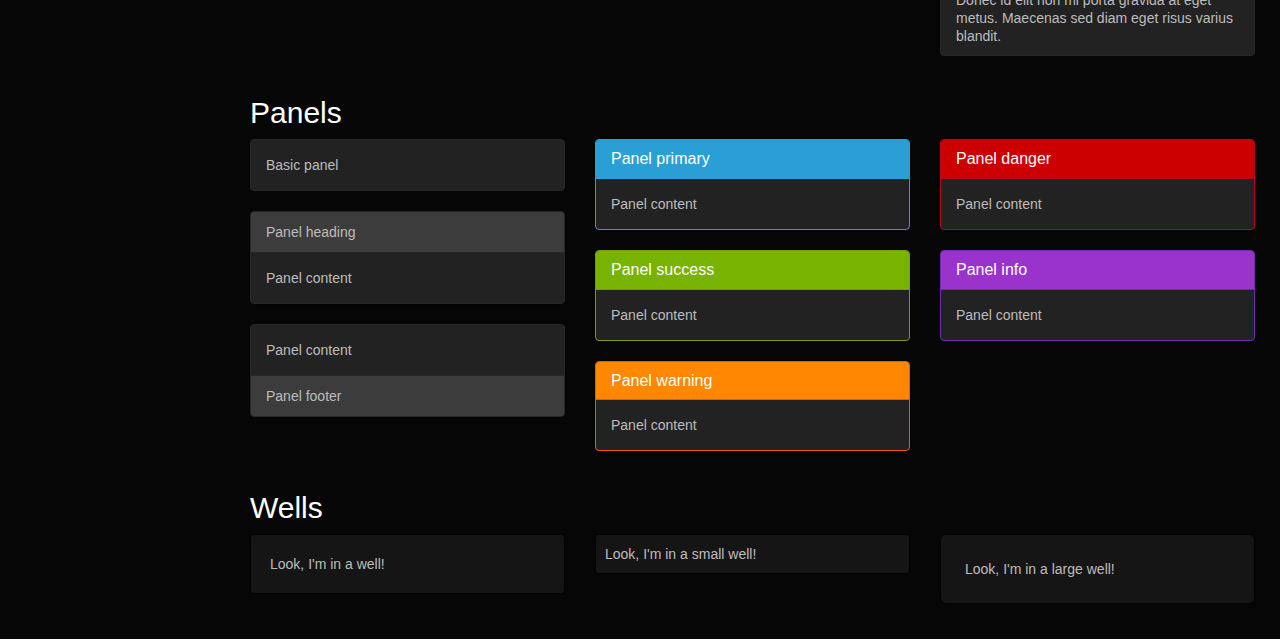
<file: DarkAdmin/bootstrap-elements.html>
<!DOCTYPE html>
<html lang="en">
<head>
    <meta charset="utf-8">
    <meta name="viewport" content="width=device-width, initial-scale=1.0">
    <title>Bootstrap Elements - Dark Admin</title>

    <link rel="stylesheet" type="text/css" href="bootstrap/css/bootstrap.min.css" />
    <link rel="stylesheet" type="text/css" href="font-awesome/css/font-awesome.min.css" />
    <link rel="stylesheet" type="text/css" href="css/local.css" />

    <script type="text/javascript" src="js/jquery-1.10.2.min.js"></script>
    <script type="text/javascript" src="bootstrap/js/bootstrap.min.js"></script>       
</head>
<body>

    <div id="wrapper">
        <nav class="navbar navbar-inverse navbar-fixed-top" role="navigation">
            <div class="navbar-header">
                <button type="button" class="navbar-toggle" data-toggle="collapse" data-target=".navbar-ex1-collapse">
                    <span class="sr-only">Toggle navigation</span>
                    <span class="icon-bar"></span>
                    <span class="icon-bar"></span>
                    <span class="icon-bar"></span>
                </button>
                <a class="navbar-brand" href="index.html">Back to Admin</a>
            </div>
            <div class="collapse navbar-collapse navbar-ex1-collapse">
                <ul class="nav navbar-nav side-nav">
                    <li><a href="index.html"><i class="fa fa-bullseye"></i> Dashboard</a></li>
                    <li><a href="portfolio.html"><i class="fa fa-tasks"></i> Portfolio</a></li>
                    <li><a href="blog.html"><i class="fa fa-globe"></i> Blog</a></li>
                    <li><a href="signup.html"><i class="fa fa-list-ol"></i> SignUp</a></li>
                    <li><a href="register.html"><i class="fa fa-font"></i> Register</a></li>
                    <li><a href="timeline.html"><i class="fa fa-font"></i> Timeline</a></li>
                    <li><a href="forms.html"><i class="fa fa-list-ol"></i> Forms</a></li>
                    <li><a href="typography.html"><i class="fa fa-font"></i> Typography</a></li>
                    <li class="selected"><a href="bootstrap-elements.html"><i class="fa fa-list-ul"></i> Bootstrap Elements</a></li>
                    <li><a href="bootstrap-grid.html"><i class="fa fa-table"></i > Bootstrap Grid</a></li>            
                </ul>
                <ul class="nav navbar-nav navbar-right navbar-user">
                    <li class="dropdown messages-dropdown">
                        <a href="#" class="dropdown-toggle" data-toggle="dropdown"><i class="fa fa-envelope"></i> Messages <span class="badge">2</span> <b class="caret"></b></a>
                        <ul class="dropdown-menu">
                            <li class="dropdown-header">2 New Messages</li>
                            <li class="message-preview">
                                <a href="#">
                                    <span class="avatar"><i class="fa fa-bell"></i></span>
                                    <span class="message">Security alert</span>
                                </a>
                            </li>
                            <li class="divider"></li>
                            <li class="message-preview">
                                <a href="#">
                                    <span class="avatar"><i class="fa fa-bell"></i></span>
                                    <span class="message">Security alert</span>
                                </a>
                            </li>
                            <li class="divider"></li>
                            <li><a href="#">Go to Inbox <span class="badge">2</span></a></li>
                        </ul>
                    </li>
                    <li class="dropdown user-dropdown">
                        <a href="#" class="dropdown-toggle" data-toggle="dropdown"><i class="fa fa-user"></i> Steve Miller<b class="caret"></b></a>
                        <ul class="dropdown-menu">
                            <li><a href="#"><i class="fa fa-user"></i> Profile</a></li>
                            <li><a href="#"><i class="fa fa-gear"></i> Settings</a></li>
                            <li class="divider"></li>
                            <li><a href="#"><i class="fa fa-power-off"></i> Log Out</a></li>
                        </ul>
                    </li>
                </ul>
            </div>
        </nav>

        <div id="page-wrapper">
                 
        <div class="row">
          <div class="col-lg-12">
            <h1 id="buttons" class="page-header">Buttons</h1>
          </div>
        </div>

        <div class="row">
          <div class="col-lg-6">

              <p>
                <button type="button" class="btn btn-default">Default</button>
                <button type="button" class="btn btn-primary">Primary</button>
                <button type="button" class="btn btn-success">Success</button>
                <button type="button" class="btn btn-info">Info</button>
                <button type="button" class="btn btn-warning">Warning</button>
                <button type="button" class="btn btn-danger">Danger</button>
                <button type="button" class="btn btn-link">Link</button>
              </p>

              <p>
                <button type="button" class="btn btn-default disabled">Default</button>
                <button type="button" class="btn btn-primary disabled">Primary</button>
                <button type="button" class="btn btn-success disabled">Success</button>
                <button type="button" class="btn btn-info disabled">Info</button>
                <button type="button" class="btn btn-warning disabled">Warning</button>
                <button type="button" class="btn btn-danger disabled">Danger</button>
                <button type="button" class="btn btn-link disabled">Link</button>
              </p>
              
              <p>
                <div class="btn-group">
                  <button type="button" class="btn btn-default">Default</button>
                  <button type="button" class="btn btn-default dropdown-toggle" data-toggle="dropdown"><span class="caret"></span></button>
                  <ul class="dropdown-menu">
                    <li><a href="#">Action</a></li>
                    <li><a href="#">Another action</a></li>
                    <li><a href="#">Something else here</a></li>
                    <li class="divider"></li>
                    <li><a href="#">Separated link</a></li>
                  </ul>
                </div><!-- /btn-group -->
                <div class="btn-group">
                  <button type="button" class="btn btn-primary">Primary</button>
                  <button type="button" class="btn btn-primary dropdown-toggle" data-toggle="dropdown"><span class="caret"></span></button>
                  <ul class="dropdown-menu">
                    <li><a href="#">Action</a></li>
                    <li><a href="#">Another action</a></li>
                    <li><a href="#">Something else here</a></li>
                    <li class="divider"></li>
                    <li><a href="#">Separated link</a></li>
                  </ul>
                </div><!-- /btn-group -->
                <div class="btn-group">
                  <button type="button" class="btn btn-success">Success</button>
                  <button type="button" class="btn btn-success dropdown-toggle" data-toggle="dropdown"><span class="caret"></span></button>
                  <ul class="dropdown-menu">
                    <li><a href="#">Action</a></li>
                    <li><a href="#">Another action</a></li>
                    <li><a href="#">Something else here</a></li>
                    <li class="divider"></li>
                    <li><a href="#">Separated link</a></li>
                  </ul>
                </div><!-- /btn-group -->
                <div class="btn-group">
                  <button type="button" class="btn btn-info">Info</button>
                  <button type="button" class="btn btn-info dropdown-toggle" data-toggle="dropdown"><span class="caret"></span></button>
                  <ul class="dropdown-menu">
                    <li><a href="#">Action</a></li>
                    <li><a href="#">Another action</a></li>
                    <li><a href="#">Something else here</a></li>
                    <li class="divider"></li>
                    <li><a href="#">Separated link</a></li>
                  </ul>
                </div><!-- /btn-group -->
                <div class="btn-group">
                  <button type="button" class="btn btn-warning">Warning</button>
                  <button type="button" class="btn btn-warning dropdown-toggle" data-toggle="dropdown"><span class="caret"></span></button>
                  <ul class="dropdown-menu">
                    <li><a href="#">Action</a></li>
                    <li><a href="#">Another action</a></li>
                    <li><a href="#">Something else here</a></li>
                    <li class="divider"></li>
                    <li><a href="#">Separated link</a></li>
                  </ul>
                </div><!-- /btn-group -->
              </p>

              <p>
                <button type="button" class="btn btn-primary btn-lg">Large button</button>
                <button type="button" class="btn btn-primary">Default button</button>
                <button type="button" class="btn btn-primary btn-sm">Small button</button>
                <button type="button" class="btn btn-primary btn-xs">Mini button</button>
              </p>
            
          </div>

          <div class="col-lg-6">
          
            <p>
              <button type="button" class="btn btn-default btn-lg btn-block">Block level button</button>
            </p>

            <p>
              <div class="btn-group btn-group-justified">
                <a href="#" class="btn btn-default">Left</a>
                <a href="#" class="btn btn-default">Right</a>
                <a href="#" class="btn btn-default">Middle</a>
              </div>
            </p>

            <p>
              <div class="btn-toolbar">
                <div class="btn-group">
                  <button type="button" class="btn btn-default">1</button>
                  <button type="button" class="btn btn-default">2</button>
                  <button type="button" class="btn btn-default">3</button>
                  <button type="button" class="btn btn-default">4</button>
                </div>
                <div class="btn-group">
                  <button type="button" class="btn btn-default">5</button>
                  <button type="button" class="btn btn-default">6</button>
                  <button type="button" class="btn btn-default">7</button>
                </div>
                <div class="btn-group">
                  <button type="button" class="btn btn-default">8</button>

                  <div class="btn-group">
                    <button type="button" class="btn btn-default dropdown-toggle" data-toggle="dropdown">
                      Dropdown
                      <span class="caret"></span>
                    </button>
                    <ul class="dropdown-menu">
                      <li><a href="#">Dropdown link</a></li>
                      <li><a href="#">Dropdown link</a></li>
                      <li><a href="#">Dropdown link</a></li>
                     </ul>
                  </div>
                </div>
              </div>
            </p>

            <p>
              <div class="btn-group-vertical">
                  <button type="button" class="btn btn-default">Button</button>
                  <button type="button" class="btn btn-default">Button</button>
                  <button type="button" class="btn btn-default">Button</button>
                  <button type="button" class="btn btn-default">Button</button>
              </div>
            </p>

          </div>
        </div><!-- /.row -->

        <div class="row">
          <div class="col-lg-12">
            <div class="page-header">
              <h1 id="navs">Navs</h1>
            </div>
          </div>
        </div><!-- /.row -->

        <div class="row">
          <div class="col-lg-4">
            <h2 id="nav-tabs">Tabs</h2>
            <div class="bs-example">
              <ul class="nav nav-tabs" style="margin-bottom: 15px;">
                <li class="active"><a href="#home" data-toggle="tab">Home</a></li>
                <li><a href="#profile" data-toggle="tab">Profile</a></li>
                <li class="disabled"><a>Disabled</a></li>
                <li class="dropdown">
                  <a class="dropdown-toggle" data-toggle="dropdown" href="#">
                    Dropdown <span class="caret"></span>
                  </a>
                  <ul class="dropdown-menu">
                    <li><a href="#dropdown1" data-toggle="tab">Action</a></li>
                    <li class="divider"></li>
                    <li><a href="#dropdown2" data-toggle="tab">Another action</a></li>
                  </ul>
                </li>
              </ul>
              <div id="myTabContent" class="tab-content">
                <div class="tab-pane fade active in" id="home">
                  <p>Raw denim you probably haven't heard of them jean shorts Austin. Nesciunt tofu stumptown aliqua, retro synth master cleanse. Mustache cliche tempor, williamsburg carles vegan helvetica. Reprehenderit butcher retro keffiyeh dreamcatcher synth. Cosby sweater eu banh mi, qui irure terry richardson ex squid. Aliquip placeat salvia cillum iphone. Seitan aliquip quis cardigan american apparel, butcher voluptate nisi qui.</p>
                </div>
                <div class="tab-pane fade" id="profile">
                  <p>Food truck fixie locavore, accusamus mcsweeney's marfa nulla single-origin coffee squid. Exercitation +1 labore velit, blog sartorial PBR leggings next level wes anderson artisan four loko farm-to-table craft beer twee. Qui photo booth letterpress, commodo enim craft beer mlkshk aliquip jean shorts ullamco ad vinyl cillum PBR. Homo nostrud organic, assumenda labore aesthetic magna delectus mollit.</p>
                </div>
                <div class="tab-pane fade" id="dropdown1">
                  <p>Etsy mixtape wayfarers, ethical wes anderson tofu before they sold out mcsweeney's organic lomo retro fanny pack lo-fi farm-to-table readymade. Messenger bag gentrify pitchfork tattooed craft beer, iphone skateboard locavore carles etsy salvia banksy hoodie helvetica. DIY synth PBR banksy irony. Leggings gentrify squid 8-bit cred pitchfork.</p>
                </div>
                <div class="tab-pane fade" id="dropdown2">
                  <p>Trust fund seitan letterpress, keytar raw denim keffiyeh etsy art party before they sold out master cleanse gluten-free squid scenester freegan cosby sweater. Fanny pack portland seitan DIY, art party locavore wolf cliche high life echo park Austin. Cred vinyl keffiyeh DIY salvia PBR, banh mi before they sold out farm-to-table VHS viral locavore cosby sweater.</p>
                </div>
              </div>
            </div>
          </div>
          <div class="col-lg-4">
            <h2 id="nav-pills">Pills</h2>
            <div class="bs-example">
              <ul class="nav nav-pills">
                <li class="active"><a href="#">Home</a></li>
                <li><a href="#">Profile</a></li>
                <li class="disabled"><a href="#">Disabled</a></li>
                <li class="dropdown">
                  <a class="dropdown-toggle" data-toggle="dropdown" href="#">
                    Dropdown <span class="caret"></span>
                  </a>
                  <ul class="dropdown-menu">
                    <li><a href="#">Action</a></li>
                    <li><a href="#">Another action</a></li>
                    <li><a href="#">Something else here</a></li>
                    <li class="divider"></li>
                    <li><a href="#">Separated link</a></li>
                  </ul>
                </li>
              </ul>
            </div>
            <br>
            <div class="bs-example">
              <ul class="nav nav-pills nav-stacked" style="max-width: 300px;">
                <li class="active"><a href="#">Home</a></li>
                <li><a href="#">Profile</a></li>
                <li class="disabled"><a href="#">Disabled</a></li>
                <li class="dropdown">
                  <a class="dropdown-toggle" data-toggle="dropdown" href="#">
                    Dropdown <span class="caret"></span>
                  </a>
                  <ul class="dropdown-menu">
                    <li><a href="#">Action</a></li>
                    <li><a href="#">Another action</a></li>
                    <li><a href="#">Something else here</a></li>
                    <li class="divider"></li>
                    <li><a href="#">Separated link</a></li>
                  </ul>
                </li>
              </ul>
            </div>
          </div>
          <div class="col-lg-4">
            <h2 id="nav-breadcrumbs">Breadcrumbs</h2>
            <div class="bs-example">
              <ul class="breadcrumb">
                <li class="active">Home</li>
              </ul>
              <ul class="breadcrumb">
                <li><a href="#">Home</a></li>
                <li class="active">Library</li>
              </ul>
              <ul class="breadcrumb" style="margin-bottom: 5px;">
                <li><a href="#">Home</a></li>
                <li><a href="#">Library</a></li>
                <li class="active">Data</li>
              </ul>
            </div>
            
          </div>
        </div><!-- /.row -->

        <div class="row">
          <div class="col-lg-4">
            <h2 id="pagination">Pagination</h2>
            <div class="bs-example">
              <ul class="pagination">
                <li class="disabled"><a href="#">&laquo;</a></li>
                <li class="active"><a href="#">1</a></li>
                <li><a href="#">2</a></li>
                <li><a href="#">3</a></li>
                <li><a href="#">4</a></li>
                <li><a href="#">5</a></li>
                <li><a href="#">&raquo;</a></li>
              </ul>
              <ul class="pagination pagination-lg">
                <li class="disabled"><a href="#">&laquo;</a></li>
                <li class="active"><a href="#">1</a></li>
                <li><a href="#">2</a></li>
                <li><a href="#">3</a></li>
                <li><a href="#">&raquo;</a></li>
              </ul>
              <ul class="pagination pagination-sm">
                <li class="disabled"><a href="#">&laquo;</a></li>
                <li class="active"><a href="#">1</a></li>
                <li><a href="#">2</a></li>
                <li><a href="#">3</a></li>
                <li><a href="#">4</a></li>
                <li><a href="#">5</a></li>
                <li><a href="#">&raquo;</a></li>
              </ul>
            </div>
          </div>
          <div class="col-lg-4">
            <h2 id="pager">Pager</h2>
            <div class="bs-example">
              <ul class="pager">
                <li><a href="#">Previous</a></li>
                <li><a href="#">Next</a></li>
              </ul>
            </div>
            <div class="bs-example">
              <ul class="pager">
                <li class="previous disabled"><a href="#">&larr; Older</a></li>
                <li class="next"><a href="#">Newer &rarr;</a></li>
              </ul>
            </div>
          </div>
        </div><!-- /.row -->

        <div class="row">
          <div class="col-lg-12">
            <div class="page-header">
              <h1 id="indicators">Indicators</h1>
            </div>
          </div>
        </div><!-- /.row -->

        <div class="row">
          <div class="col-lg-12">
            <h2>Alerts</h2>
            <div class="bs-example">
              <div class="alert alert-dismissable alert-warning">
                <button type="button" class="close" data-dismiss="alert">&times;</button>
                <h4>Warning!</h4>
                <p>Best check yo self, you're not looking too good. Nulla vitae elit libero, a pharetra augue. Praesent commodo cursus magna, <a href="#" class="alert-link">vel scelerisque nisl consectetur et</a>.</p>
              </div>
            </div>
          </div>
        </div><!-- /.row -->

        <div class="row">
          <div class="col-lg-4">
            <div class="alert alert-dismissable alert-danger">
              <button type="button" class="close" data-dismiss="alert">&times;</button>
              <strong>Oh snap!</strong> <a href="#" class="alert-link">Change a few things up</a> and try submitting again.
            </div>
          </div>
          <div class="col-lg-4">
            <div class="alert alert-dismissable alert-success">
              <button type="button" class="close" data-dismiss="alert">&times;</button>
              <strong>Well done!</strong> You successfully read <a href="#" class="alert-link">this important alert message</a>.
            </div>
          </div>
          <div class="col-lg-4">
            <div class="alert alert-dismissable alert-info">
              <button type="button" class="close" data-dismiss="alert">&times;</button>
              <strong>Heads up!</strong> This <a href="#" class="alert-link">alert needs your attention</a>, but it's not super important.
            </div>
          </div>
        </div><!-- /.row -->

        <div class="row">
          <div class="col-lg-4">
            <h2>Labels</h2>
            <div class="bs-example" style="margin-bottom: 40px;">
              <span class="label label-default">Default</span>
              <span class="label label-primary">Primary</span>
              <span class="label label-success">Success</span>
              <span class="label label-warning">Warning</span>
              <span class="label label-danger">Danger</span>
              <span class="label label-info">Info</span>
            </div>
          </div>
          <div class="col-lg-4">
            <h2>Badges</h2>
            <div class="bs-example">
              <ul class="nav nav-pills">
                <li class="active"><a href="#">Home <span class="badge">42</span></a></li>
                <li><a href="#">Profile <span class="badge"></span></a></li>
                <li><a href="#">Messages <span class="badge">3</span></a></li>
              </ul>
            </div>
          </div>
        </div><!-- /.row -->

        <div class="row">
          <div class="col-lg-12">
            <div class="page-header">
              <h1 id="progress">Progress bars</h1>
            </div>
            
            <h3 id="progress-basic">Basic</h3>
            <div class="bs-example">
              <div class="progress">
                <div class="progress-bar" style="width: 60%;"></div>
              </div>
            </div>

            <h3 id="progress-alternatives">Contextual alternatives</h3>
            <div class="bs-example">
              <div class="progress" style="margin-bottom: 9px;">
                <div class="progress-bar progress-bar-info" style="width: 20%"></div>
              </div>
              <div class="progress" style="margin-bottom: 9px;">
                <div class="progress-bar progress-bar-success" style="width: 40%"></div>
              </div>
              <div class="progress" style="margin-bottom: 9px;">
                <div class="progress-bar progress-bar-warning" style="width: 60%"></div>
              </div>
              <div class="progress">
                <div class="progress-bar progress-bar-danger" style="width: 80%"></div>
              </div>
            </div>

            <h3 id="progress-striped">Striped</h3>
            <div class="bs-example">
              <div class="progress progress-striped" style="margin-bottom: 9px;">
                <div class="progress-bar progress-bar-info" style="width: 20%"></div>
              </div>
              <div class="progress progress-striped" style="margin-bottom: 9px;">
                <div class="progress-bar progress-bar-success" style="width: 40%"></div>
              </div>
              <div class="progress progress-striped" style="margin-bottom: 9px;">
                <div class="progress-bar progress-bar-warning" style="width: 60%"></div>
              </div>
              <div class="progress progress-striped">
                <div class="progress-bar progress-bar-danger" style="width: 80%"></div>
              </div>
            </div>

            <h3 id="progress-animated">Animated</h3>
            <div class="bs-example">
              <div class="progress progress-striped active">
                <div class="progress-bar" style="width: 45%"></div>
              </div>
            </div>

            <h3 id="progress-stacked">Stacked</h3>
            <div class="bs-example">
              <div class="progress">
                <div class="progress-bar progress-bar-success" style="width: 35%"></div>
                <div class="progress-bar progress-bar-warning" style="width: 20%"></div>
                <div class="progress-bar progress-bar-danger" style="width: 10%"></div>
              </div>
            </div>
          </div>
        </div><!-- /.row -->

        <div class="row">
          <div class="col-lg-12">
            <div class="page-header">
              <h1 id="container">Containers</h1>
            </div>
            <div class="bs-example">
              <div class="jumbotron">
                <h1>Jumbotron</h1>
                <p>This is a simple hero unit, a simple jumbotron-style component for calling extra attention to featured content or information.</p>
                <p><a class="btn btn-primary btn-lg">Learn more</a></p>
              </div>
            </div>
          </div>
        </div><!-- /.row -->

        <div class="row">
          <div class="col-lg-12">
            <h2>List groups</h2>
          </div>
        </div><!-- /.row -->

        <div class="row">
          <div class="col-lg-4">
            <div class="bs-example">
              <ul class="list-group">
                <li class="list-group-item">
                  <span class="badge">14</span>
                  Cras justo odio
                </li>
                <li class="list-group-item">
                  <span class="badge">2</span>
                  Dapibus ac facilisis in
                </li>
                <li class="list-group-item">
                  <span class="badge">1</span>
                  Morbi leo risus
                </li>
              </ul>
            </div>
          </div>
          <div class="col-lg-4">
            <div class="bs-example">
              <div class="list-group">
                <a href="#" class="list-group-item active">
                  Cras justo odio
                </a>
                <a href="#" class="list-group-item">Dapibus ac facilisis in
                </a>
                <a href="#" class="list-group-item">Morbi leo risus
                </a>
              </div>
            </div>
          </div>
          <div class="col-lg-4">
            <div class="bs-example">
              <div class="list-group">
                <a href="#" class="list-group-item">
                  <h4 class="list-group-item-heading">List group item heading</h4>
                  <p class="list-group-item-text">Donec id elit non mi porta gravida at eget metus. Maecenas sed diam eget risus varius blandit.</p>
                </a>
                <a href="#" class="list-group-item">
                  <h4 class="list-group-item-heading">List group item heading</h4>
                  <p class="list-group-item-text">Donec id elit non mi porta gravida at eget metus. Maecenas sed diam eget risus varius blandit.</p>
                </a>
              </div>
            </div>
          </div>
        </div><!-- /.row -->

        <div class="row">
          <div class="col-lg-12">
            <h2>Panels</h2>
          </div>
        </div><!-- /.row -->

        <div class="row">
          <div class="col-lg-4">        
            <div class="panel panel-default">
              <div class="panel-body">
                Basic panel
              </div>
            </div>
            <div class="panel panel-default">
              <div class="panel-heading">Panel heading</div>
              <div class="panel-body">
                Panel content
              </div>
            </div>
            <div class="panel panel-default">
              <div class="panel-body">
                Panel content
              </div>
              <div class="panel-footer">Panel footer</div>
            </div>
          </div>
          <div class="col-lg-4">
            <div class="panel panel-primary">
              <div class="panel-heading">
                <h3 class="panel-title">Panel primary</h3>
              </div>
              <div class="panel-body">
                Panel content
              </div>
            </div>
            <div class="panel panel-success">
              <div class="panel-heading">
                <h3 class="panel-title">Panel success</h3>
              </div>
              <div class="panel-body">
                Panel content
              </div>
            </div>
            <div class="panel panel-warning">
              <div class="panel-heading">
                <h3 class="panel-title">Panel warning</h3>
              </div>
              <div class="panel-body">
                Panel content
              </div>
            </div>
          </div>
          <div class="col-lg-4">
            <div class="panel panel-danger">
              <div class="panel-heading">
                <h3 class="panel-title">Panel danger</h3>
              </div>
              <div class="panel-body">
                Panel content
              </div>
            </div>
            <div class="panel panel-info">
              <div class="panel-heading">
                <h3 class="panel-title">Panel info</h3>
              </div>
              <div class="panel-body">
                Panel content
              </div>
            </div>
          </div>
        </div><!-- /.row -->

        <div class="row">
          <div class="col-lg-12">
            <h2>Wells</h2>
          </div>
        </div><!-- /.row -->

        <div class="row">
          <div class="col-lg-4">
            <div class="well">
              Look, I'm in a well!
            </div>
          </div>
          <div class="col-lg-4">
            <div class="well well-sm">
              Look, I'm in a small well!
            </div>
          </div>
          <div class="col-lg-4">
            <div class="well well-lg">
              Look, I'm in a large well!
            </div>
          </div>
        </div>

      </div>
    </div>

</body>
</html>
</file>
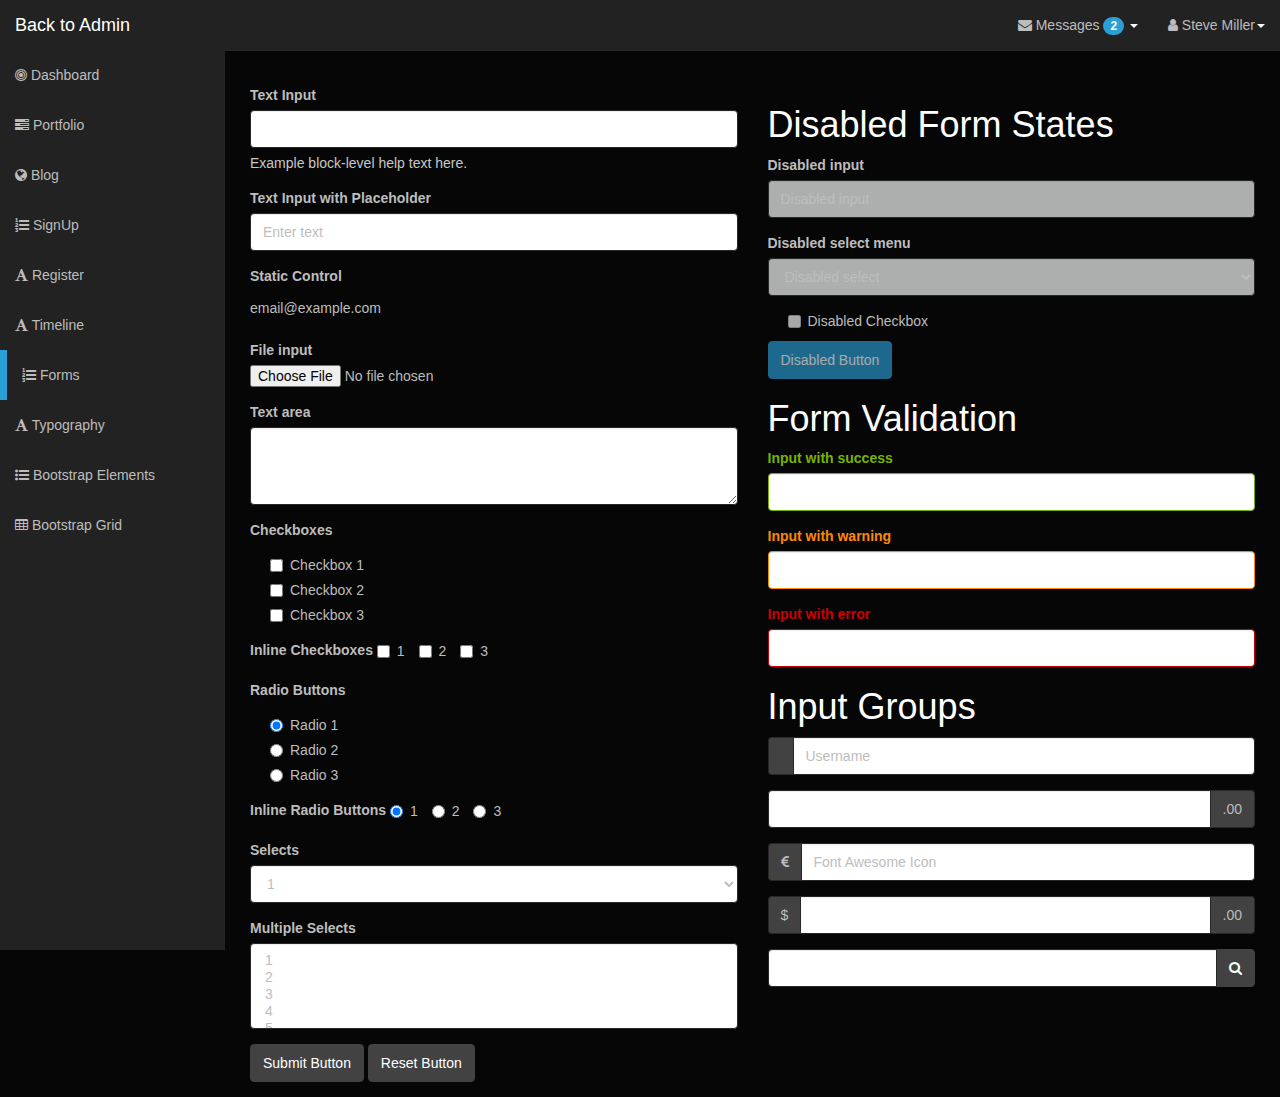
<file: DarkAdmin/forms.html>
<!DOCTYPE html>
<html lang="en">
<head>
    <meta charset="utf-8">
    <meta name="viewport" content="width=device-width, initial-scale=1.0">
    <title>Forms - Dark Admin</title>

    <link rel="stylesheet" type="text/css" href="bootstrap/css/bootstrap.min.css" />
    <link rel="stylesheet" type="text/css" href="font-awesome/css/font-awesome.min.css" />
    <link rel="stylesheet" type="text/css" href="css/local.css" />

    <script type="text/javascript" src="js/jquery-1.10.2.min.js"></script>
    <script type="text/javascript" src="bootstrap/js/bootstrap.min.js"></script>        
</head>
<body>

    <div id="wrapper">
        <nav class="navbar navbar-inverse navbar-fixed-top" role="navigation">
            <div class="navbar-header">
                <button type="button" class="navbar-toggle" data-toggle="collapse" data-target=".navbar-ex1-collapse">
                    <span class="sr-only">Toggle navigation</span>
                    <span class="icon-bar"></span>
                    <span class="icon-bar"></span>
                    <span class="icon-bar"></span>
                </button>
                <a class="navbar-brand" href="index.html">Back to Admin</a>
            </div>
            <div class="collapse navbar-collapse navbar-ex1-collapse">
                <ul class="nav navbar-nav side-nav">
                    <li><a href="index.html"><i class="fa fa-bullseye"></i> Dashboard</a></li>
                    <li><a href="portfolio.html"><i class="fa fa-tasks"></i> Portfolio</a></li>
                    <li><a href="blog.html"><i class="fa fa-globe"></i> Blog</a></li>
                    <li><a href="signup.html"><i class="fa fa-list-ol"></i> SignUp</a></li>
                    <li><a href="register.html"><i class="fa fa-font"></i> Register</a></li>
                    <li><a href="timeline.html"><i class="fa fa-font"></i> Timeline</a></li>
                    <li class="selected"><a href="forms.html"><i class="fa fa-list-ol"></i> Forms</a></li>
                    <li><a href="typography.html"><i class="fa fa-font"></i> Typography</a></li>
                    <li><a href="bootstrap-elements.html"><i class="fa fa-list-ul"></i> Bootstrap Elements</a></li>
                    <li><a href="bootstrap-grid.html"><i class="fa fa-table"></i > Bootstrap Grid</a></li>            
                </ul>
                <ul class="nav navbar-nav navbar-right navbar-user">
                    <li class="dropdown messages-dropdown">
                        <a href="#" class="dropdown-toggle" data-toggle="dropdown"><i class="fa fa-envelope"></i> Messages <span class="badge">2</span> <b class="caret"></b></a>
                        <ul class="dropdown-menu">
                            <li class="dropdown-header">2 New Messages</li>
                            <li class="message-preview">
                                <a href="#">
                                    <span class="avatar"><i class="fa fa-bell"></i></span>
                                    <span class="message">Security alert</span>
                                </a>
                            </li>
                            <li class="divider"></li>
                            <li class="message-preview">
                                <a href="#">
                                    <span class="avatar"><i class="fa fa-bell"></i></span>
                                    <span class="message">Security alert</span>
                                </a>
                            </li>
                            <li class="divider"></li>
                            <li><a href="#">Go to Inbox <span class="badge">2</span></a></li>
                        </ul>
                    </li>
                     <li class="dropdown user-dropdown">
                        <a href="#" class="dropdown-toggle" data-toggle="dropdown"><i class="fa fa-user"></i> Steve Miller<b class="caret"></b></a>
                        <ul class="dropdown-menu">
                            <li><a href="#"><i class="fa fa-user"></i> Profile</a></li>
                            <li><a href="#"><i class="fa fa-gear"></i> Settings</a></li>
                            <li class="divider"></li>
                            <li><a href="#"><i class="fa fa-power-off"></i> Log Out</a></li>
                        </ul>
                    </li>
                </ul>
            </div>
        </nav>

       <div id="page-wrapper">

            <div class="row">
                <div class="col-lg-6">

                    <form role="form">

                        <div class="form-group">
                            <label>Text Input</label>
                            <input class="form-control">
                            <p class="help-block">Example block-level help text here.</p>
                        </div>

                        <div class="form-group">
                            <label>Text Input with Placeholder</label>
                            <input class="form-control" placeholder="Enter text">
                        </div>

                        <div class="form-group">
                            <label>Static Control</label>
                            <p class="form-control-static">email@example.com</p>
                        </div>

                        <div class="form-group">
                            <label>File input</label>
                            <input type="file">
                        </div>

                        <div class="form-group">
                            <label>Text area</label>
                            <textarea class="form-control" rows="3"></textarea>
                        </div>

                        <div class="form-group">
                            <label>Checkboxes</label>
                            <div class="checkbox">
                                <label>
                                    <input type="checkbox" value="">
                                    Checkbox  1
                                </label>
                            </div>
                            <div class="checkbox">
                                <label>
                                    <input type="checkbox" value="">
                                    Checkbox  2
                                </label>
                            </div>
                            <div class="checkbox">
                                <label>
                                    <input type="checkbox" value="">
                                    Checkbox  3
                                </label>
                            </div>
                        </div>

                        <div class="form-group">
                            <label>Inline Checkboxes</label>
                            <label class="checkbox-inline">
                                <input type="checkbox">
                                1
                            </label>
                            <label class="checkbox-inline">
                                <input type="checkbox">
                                2
                            </label>
                            <label class="checkbox-inline">
                                <input type="checkbox">
                                3
                            </label>
                        </div>

                        <div class="form-group">
                            <label>Radio Buttons</label>
                            <div class="radio">
                                <label>
                                    <input type="radio" name="optionsRadios" id="optionsRadios1" value="option1" checked>
                                    Radio  1
                                </label>
                            </div>
                            <div class="radio">
                                <label>
                                    <input type="radio" name="optionsRadios" id="optionsRadios2" value="option2">
                                    Radio  2
                                </label>
                            </div>
                            <div class="radio">
                                <label>
                                    <input type="radio" name="optionsRadios" id="optionsRadios3" value="option3">
                                    Radio  3
                                </label>
                            </div>
                        </div>

                        <div class="form-group">
                            <label>Inline Radio Buttons</label>
                            <label class="radio-inline">
                                <input type="radio" name="optionsRadiosInline" id="optionsRadiosInline1" value="option1" checked>
                                1
                            </label>
                            <label class="radio-inline">
                                <input type="radio" name="optionsRadiosInline" id="optionsRadiosInline2" value="option2">
                                2
                            </label>
                            <label class="radio-inline">
                                <input type="radio" name="optionsRadiosInline" id="optionsRadiosInline3" value="option3">
                                3
                            </label>
                        </div>

                        <div class="form-group">
                            <label>Selects</label>
                            <select class="form-control">
                                <option>1</option>
                                <option>2</option>
                                <option>3</option>
                                <option>4</option>
                                <option>5</option>
                            </select>
                        </div>

                        <div class="form-group">
                            <label>Multiple Selects</label>
                            <select multiple class="form-control">
                                <option>1</option>
                                <option>2</option>
                                <option>3</option>
                                <option>4</option>
                                <option>5</option>
                            </select>
                        </div>

                        <button type="submit" class="btn btn-default">Submit Button</button>
                        <button type="reset" class="btn btn-default">Reset Button</button>

                    </form>

                </div>
                <div class="col-lg-6">
                    <h1>Disabled Form States</h1>

                    <form role="form">

                        <fieldset disabled>

                            <div class="form-group">
                                <label for="disabledSelect">Disabled input</label>
                                <input class="form-control" id="disabledInput" type="text" placeholder="Disabled input" disabled>
                            </div>

                            <div class="form-group">
                                <label for="disabledSelect">Disabled select menu</label>
                                <select id="disabledSelect" class="form-control">
                                    <option>Disabled select</option>
                                </select>
                            </div>

                            <div class="checkbox">
                                <label>
                                    <input type="checkbox">
                                    Disabled Checkbox
                                </label>
                            </div>

                            <button type="submit" class="btn btn-primary">Disabled Button</button>

                        </fieldset>

                    </form>

                    <h1>Form Validation</h1>

                    <form role="form">

                        <div class="form-group has-success">
                            <label class="control-label" for="inputSuccess">Input with success</label>
                            <input type="text" class="form-control" id="inputSuccess">
                        </div>

                        <div class="form-group has-warning">
                            <label class="control-label" for="inputWarning">Input with warning</label>
                            <input type="text" class="form-control" id="inputWarning">
                        </div>

                        <div class="form-group has-error">
                            <label class="control-label" for="inputError">Input with error</label>
                            <input type="text" class="form-control" id="inputError">
                        </div>

                    </form>

                    <h1>Input Groups</h1>

                    <form role="form">
                        <div class="form-group input-group">
                            <span class="input-group-addon"></span>
                            <input type="text" class="form-control" placeholder="Username">
                        </div>

                        <div class="form-group input-group">
                            <input type="text" class="form-control">
                            <span class="input-group-addon">.00</span>
                        </div>

                        <div class="form-group input-group">
                            <span class="input-group-addon"><i class="fa fa-eur"></i></span>
                            <input type="text" class="form-control" placeholder="Font Awesome Icon">
                        </div>

                        <div class="form-group input-group">
                            <span class="input-group-addon">$</span>
                            <input type="text" class="form-control">
                            <span class="input-group-addon">.00</span>
                        </div>

                        <div class="form-group input-group">
                            <input type="text" class="form-control">
                            <span class="input-group-btn">
                                <button class="btn btn-default" type="button"><i class="fa fa-search"></i></button>
                            </span>
                        </div>

                    </form>
                </div>
            </div>
        </div>
    </div>    

</body>
</html>
</file>
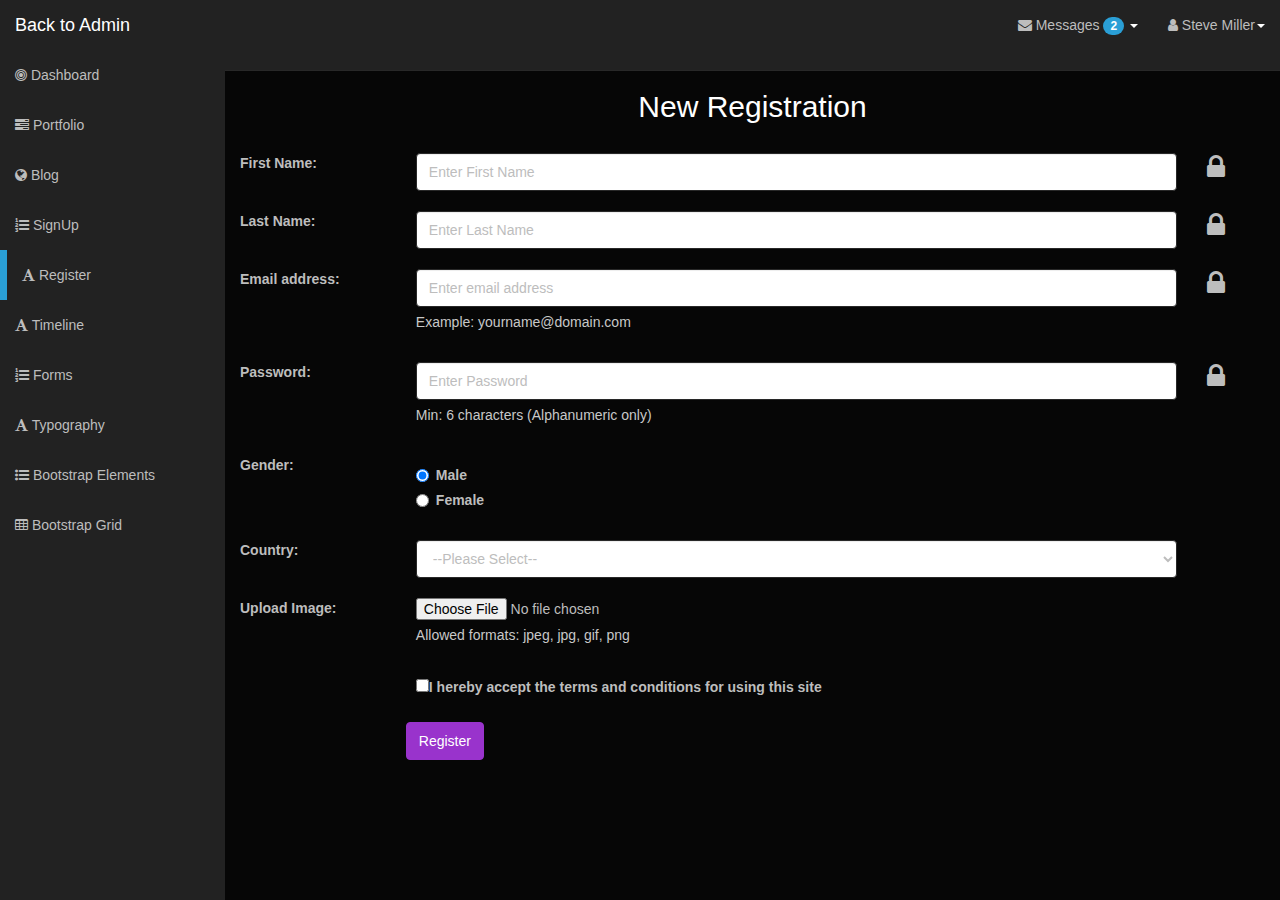
<file: DarkAdmin/register.html>
<!DOCTYPE html>
<html lang="en">
<head>
    <meta charset="utf-8">
    <meta name="viewport" content="width=device-width, initial-scale=1.0">
    <title>Register - Dark Admin</title>

    <link rel="stylesheet" type="text/css" href="bootstrap/css/bootstrap.min.css" />
    <link rel="stylesheet" type="text/css" href="font-awesome/css/font-awesome.min.css" />
    <link rel="stylesheet" type="text/css" href="css/local.css" />

    <script type="text/javascript" src="js/jquery-1.10.2.min.js"></script>
    <script type="text/javascript" src="bootstrap/js/bootstrap.min.js"></script>   

      <style>

        div {
            padding-bottom:20px;
        }

    </style>
</head>
<body>

    <div id="wrapper">
        <nav class="navbar navbar-inverse navbar-fixed-top" role="navigation">
            <div class="navbar-header">
                <button type="button" class="navbar-toggle" data-toggle="collapse" data-target=".navbar-ex1-collapse">
                    <span class="sr-only">Toggle navigation</span>
                    <span class="icon-bar"></span>
                    <span class="icon-bar"></span>
                    <span class="icon-bar"></span>
                </button>
                <a class="navbar-brand" href="index.html">Back to Admin</a>
            </div>
            <div class="collapse navbar-collapse navbar-ex1-collapse">
                <ul class="nav navbar-nav side-nav">
                    <li><a href="index.html"><i class="fa fa-bullseye"></i> Dashboard</a></li>
                    <li><a href="portfolio.html"><i class="fa fa-tasks"></i> Portfolio</a></li>
                    <li><a href="blog.html"><i class="fa fa-globe"></i> Blog</a></li>
                    <li><a href="signup.html"><i class="fa fa-list-ol"></i> SignUp</a></li>
                    <li class="selected"><a href="register.html"><i class="fa fa-font"></i> Register</a></li>
                    <li><a href="timeline.html"><i class="fa fa-font"></i> Timeline</a></li>
                    <li><a href="forms.html"><i class="fa fa-list-ol"></i> Forms</a></li>
                    <li><a href="typography.html"><i class="fa fa-font"></i> Typography</a></li>
                    <li><a href="bootstrap-elements.html"><i class="fa fa-list-ul"></i> Bootstrap Elements</a></li>
                    <li><a href="bootstrap-grid.html"><i class="fa fa-table"></i > Bootstrap Grid</a></li>            
                </ul>
                <ul class="nav navbar-nav navbar-right navbar-user">
                    <li class="dropdown messages-dropdown">
                        <a href="#" class="dropdown-toggle" data-toggle="dropdown"><i class="fa fa-envelope"></i> Messages <span class="badge">2</span> <b class="caret"></b></a>
                        <ul class="dropdown-menu">
                            <li class="dropdown-header">2 New Messages</li>
                            <li class="message-preview">
                                <a href="#">
                                    <span class="avatar"><i class="fa fa-bell"></i></span>
                                    <span class="message">Security alert</span>
                                </a>
                            </li>
                            <li class="divider"></li>
                            <li class="message-preview">
                                <a href="#">
                                    <span class="avatar"><i class="fa fa-bell"></i></span>
                                    <span class="message">Security alert</span>
                                </a>
                            </li>
                            <li class="divider"></li>
                            <li><a href="#">Go to Inbox <span class="badge">2</span></a></li>
                        </ul>
                    </li>
                     <li class="dropdown user-dropdown">
                        <a href="#" class="dropdown-toggle" data-toggle="dropdown"><i class="fa fa-user"></i> Steve Miller<b class="caret"></b></a>
                        <ul class="dropdown-menu">
                            <li><a href="#"><i class="fa fa-user"></i> Profile</a></li>
                            <li><a href="#"><i class="fa fa-gear"></i> Settings</a></li>
                            <li class="divider"></li>
                            <li><a href="#"><i class="fa fa-power-off"></i> Log Out</a></li>
                        </ul>
                    </li>
                </ul>
            </div>
        </nav>

       <div>
        <div class="row text-center">
            <h2>New Registration</h2>
        </div>
        <div>
            <label for="firstname" class="col-md-2">
                First Name:
            </label>
            <div class="col-md-9">
                <input type="text" class="form-control" id="firstname" placeholder="Enter First Name">
            </div>
            <div class="col-md-1">
                <i class="fa fa-lock fa-2x"></i>
            </div>
        </div>        
        <div>
            <label for="lastname" class="col-md-2">
                Last Name:
            </label>
            <div class="col-md-9">
                <input type="text" class="form-control" id="lastname" placeholder="Enter Last Name">
            </div>
             <div class="col-md-1">
                <i class="fa fa-lock fa-2x"></i>
            </div>
        </div>
        <div>
            <label for="emailaddress" class="col-md-2">
                Email address:
            </label>
            <div class="col-md-9">
                <input type="email" class="form-control" id="emailaddress" placeholder="Enter email address">
                <p class="help-block">
                    Example: yourname@domain.com
                </p>
            </div>
             <div class="col-md-1">
                <i class="fa fa-lock fa-2x"></i>
            </div>
        </div>
        <div>
            <label for="password" class="col-md-2">
                Password:
            </label>
            <div class="col-md-9">
                <input type="password" class="form-control" id="password" placeholder="Enter Password">
                <p class="help-block">
                    Min: 6 characters (Alphanumeric only)
                </p>
            </div>
             <div class="col-md-1">
                <i class="fa fa-lock fa-2x"></i>
            </div>
        </div>
        <div>
            <label for="sex" class="col-md-2">
                Gender:
            </label>
            <div class="col-md-10">
                <label class="radio">
                    <input type="radio" name="sex" id="sex" value="male" checked>
                    Male
                </label>
                <label class="radio">
                    <input type="radio" name="sex" id="Radio1" value="female">
                    Female
                </label>
            </div>             
        </div>
        <div>
            <label for="country" class="col-md-2">
                Country:
            </label>
            <div class="col-md-9">
                <select name="country" id="country" class="form-control">
                    <option>--Please Select--</option>
                    <option>India</option>
                    <option>United States</option>
                    <option>Canada</option>
                    <option>United Kingdom</option>
                    <option>Others</option>
                </select>
            </div>            
        </div>
        <div>
            <label for="uploadimage" class="col-md-2">
                Upload Image:
            </label>
            <div class="col-md-10">
                <input type="file" name="uploadimage" id="uploadimage">
                <p class="help-block">
                    Allowed formats: jpeg, jpg, gif, png
                </p>
            </div>          
        </div>
        <div>
            <div class="col-md-2">
            </div>
            <div class="col-md-10">
                <label>
                    <input type="checkbox">I hereby accept the terms and conditions for using this site</label>
            </div>            
        </div>
        <div class="row">
            <div class="col-md-2">
            </div>
            <div class="col-md-10">
                <button type="submit" class="btn btn-info">
                    Register
                </button>
            </div>
        </div>
    </div>  
    </div>

</body>
</html>
</file>
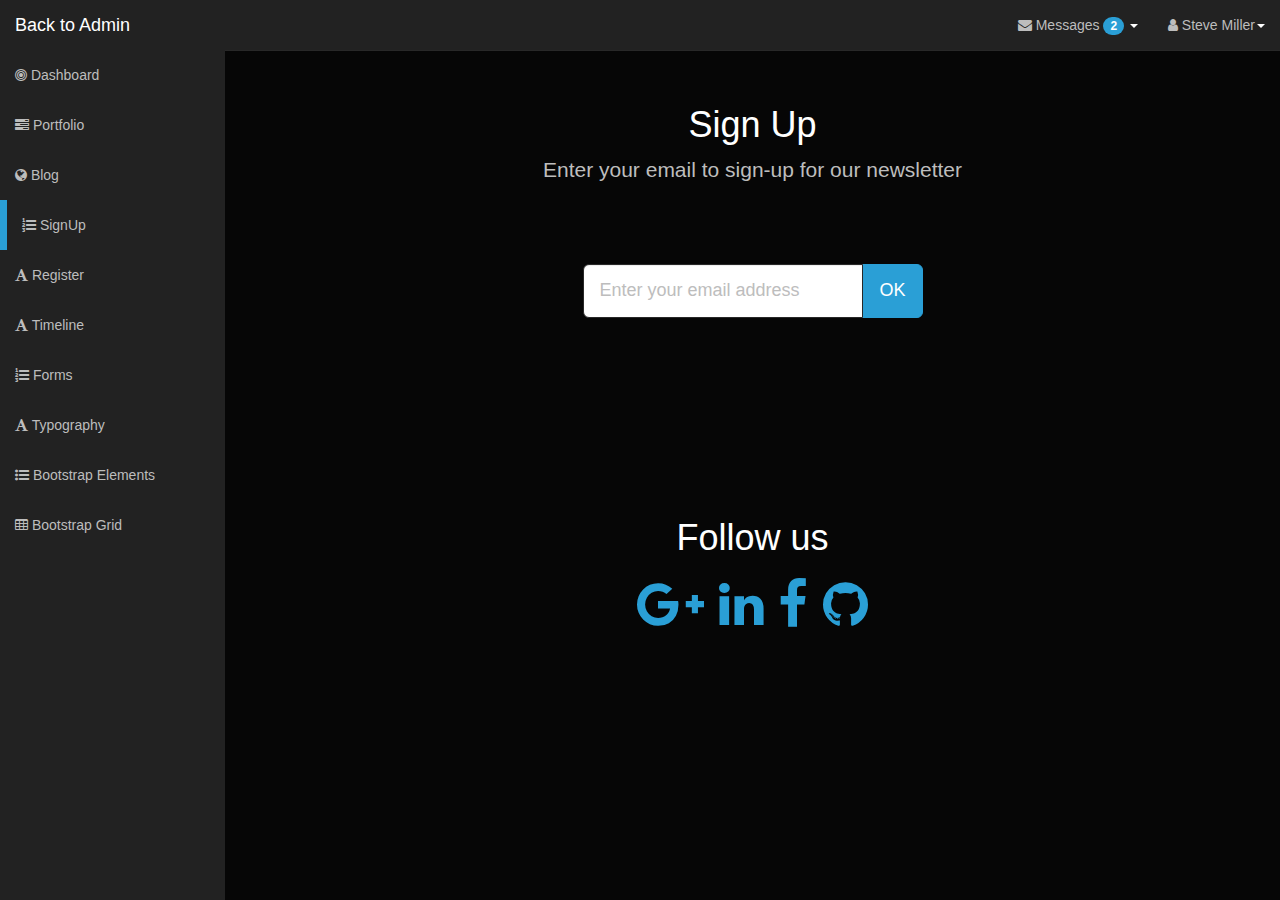
<file: DarkAdmin/signup.html>
<!DOCTYPE html>
<html lang="en">
<head>
    <meta charset="utf-8">
    <meta name="viewport" content="width=device-width, initial-scale=1.0">
    <title>Signup - Dark Admin</title>

    <link rel="stylesheet" type="text/css" href="bootstrap/css/bootstrap.min.css" />
    <link rel="stylesheet" type="text/css" href="font-awesome/css/font-awesome.min.css" />
    <link rel="stylesheet" type="text/css" href="css/local.css" />

    <script type="text/javascript" src="js/jquery-1.10.2.min.js"></script>
    <script type="text/javascript" src="bootstrap/js/bootstrap.min.js"></script>   
</head>
<body>

    <div id="wrapper">
        <nav class="navbar navbar-inverse navbar-fixed-top" role="navigation">
            <div class="navbar-header">
                <button type="button" class="navbar-toggle" data-toggle="collapse" data-target=".navbar-ex1-collapse">
                    <span class="sr-only">Toggle navigation</span>
                    <span class="icon-bar"></span>
                    <span class="icon-bar"></span>
                    <span class="icon-bar"></span>
                </button>
                <a class="navbar-brand" href="index.html">Back to Admin</a>
            </div>
            <div class="collapse navbar-collapse navbar-ex1-collapse">
                <ul class="nav navbar-nav side-nav">
                    <li><a href="index.html"><i class="fa fa-bullseye"></i> Dashboard</a></li>
                    <li><a href="portfolio.html"><i class="fa fa-tasks"></i> Portfolio</a></li>
                    <li><a href="blog.html"><i class="fa fa-globe"></i> Blog</a></li>
                    <li class="selected"><a href="signup.html"><i class="fa fa-list-ol"></i> SignUp</a></li>
                    <li><a href="register.html"><i class="fa fa-font"></i> Register</a></li>
                    <li><a href="timeline.html"><i class="fa fa-font"></i> Timeline</a></li>
                    <li><a href="forms.html"><i class="fa fa-list-ol"></i> Forms</a></li>
                    <li><a href="typography.html"><i class="fa fa-font"></i> Typography</a></li>
                    <li><a href="bootstrap-elements.html"><i class="fa fa-list-ul"></i> Bootstrap Elements</a></li>
                    <li><a href="bootstrap-grid.html"><i class="fa fa-table"></i > Bootstrap Grid</a></li>            
                </ul>
                <ul class="nav navbar-nav navbar-right navbar-user">
                    <li class="dropdown messages-dropdown">
                        <a href="#" class="dropdown-toggle" data-toggle="dropdown"><i class="fa fa-envelope"></i> Messages <span class="badge">2</span> <b class="caret"></b></a>
                        <ul class="dropdown-menu">
                            <li class="dropdown-header">2 New Messages</li>
                            <li class="message-preview">
                                <a href="#">
                                    <span class="avatar"><i class="fa fa-bell"></i></span>
                                    <span class="message">Security alert</span>
                                </a>
                            </li>
                            <li class="divider"></li>
                            <li class="message-preview">
                                <a href="#">
                                    <span class="avatar"><i class="fa fa-bell"></i></span>
                                    <span class="message">Security alert</span>
                                </a>
                            </li>
                            <li class="divider"></li>
                            <li><a href="#">Go to Inbox <span class="badge">2</span></a></li>
                        </ul>
                    </li>
                     <li class="dropdown user-dropdown">
                        <a href="#" class="dropdown-toggle" data-toggle="dropdown"><i class="fa fa-user"></i> Steve Miller<b class="caret"></b></a>
                        <ul class="dropdown-menu">
                            <li><a href="#"><i class="fa fa-user"></i> Profile</a></li>
                            <li><a href="#"><i class="fa fa-gear"></i> Settings</a></li>
                            <li class="divider"></li>
                            <li><a href="#"><i class="fa fa-power-off"></i> Log Out</a></li>
                        </ul>
                    </li>
                </ul>
            </div>
        </nav>

        <div id="page-wrapper">

            <div class="row">

                <div class="col-lg-12 text-center v-center">

                    <h1>Sign Up</h1>
                    <p class="lead">Enter your email to sign-up for our newsletter</p>

                    <br>
                    <br>
                    <br>

                    <form class="col-lg-12">
                        <div class="input-group" style="width: 340px; text-align: center; margin: 0 auto;">
                            <input class="form-control input-lg" title="Confidential signup."
                                placeholder="Enter your email address" type="text">
                            <span class="input-group-btn">
                                <button class="btn btn-lg btn-primary" type="button">OK</button></span>
                        </div>
                    </form>
                </div>
            </div>
            <br>
            <br>
            <br>
            <br>
            <br>
            <br>
            <br>
            <br>
            <br>
            <div class="text-center">
                <h1>Follow us</h1>
            </div>
            <div class="row">
                <div class="col-lg-12 text-center v-center" style="font-size: 39pt;">
                    <a href="#"><span class="avatar"><i class="fa fa-google-plus"></i></span></a>
                    <a href="#"><span class="avatar"><i class="fa fa-linkedin"></i></span></a>
                    <a href="#"><span class="avatar"><i class="fa fa-facebook"></i></span></a>
                    <a href="#"><span class="avatar"><i class="fa fa-github"></i></span></a>
                </div>

            </div>
            <!-- /.row -->

        </div>
        <!-- /#page-wrapper -->
    </div>    
</body>
</html>
</file>
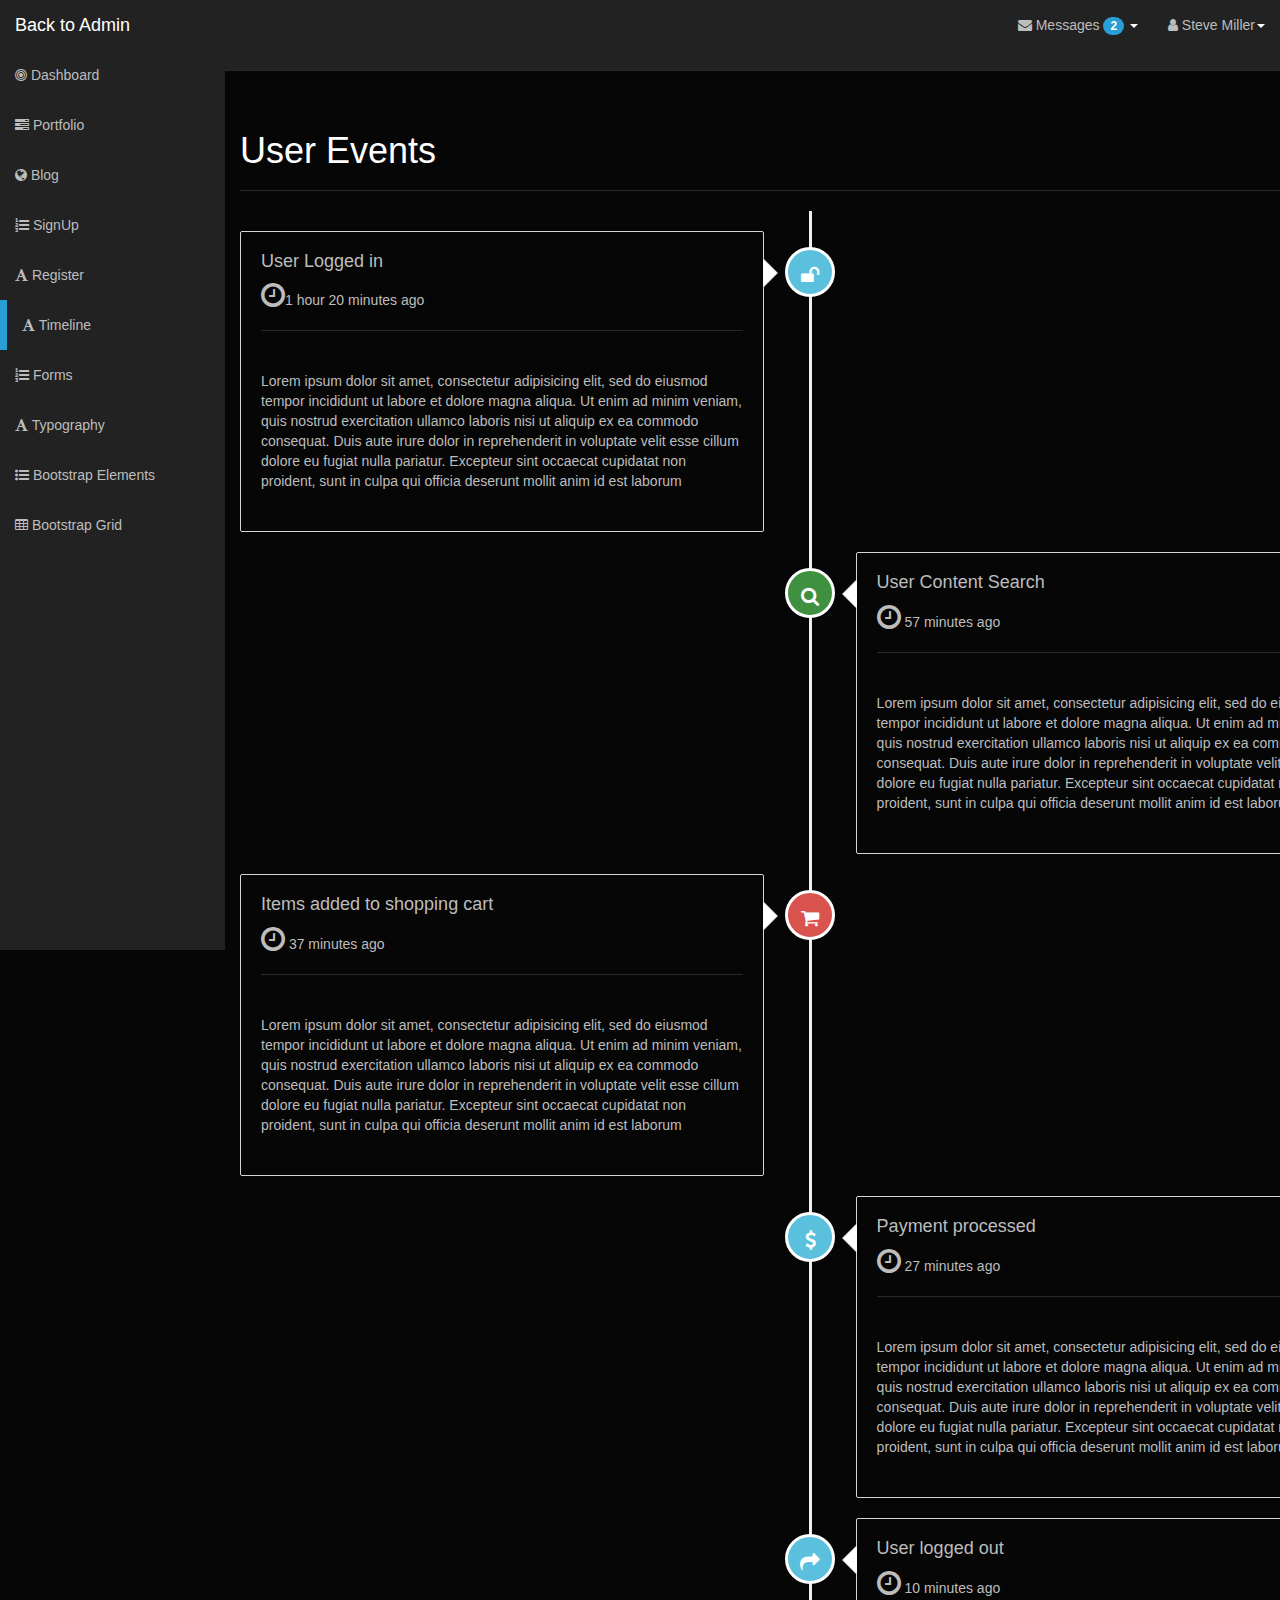
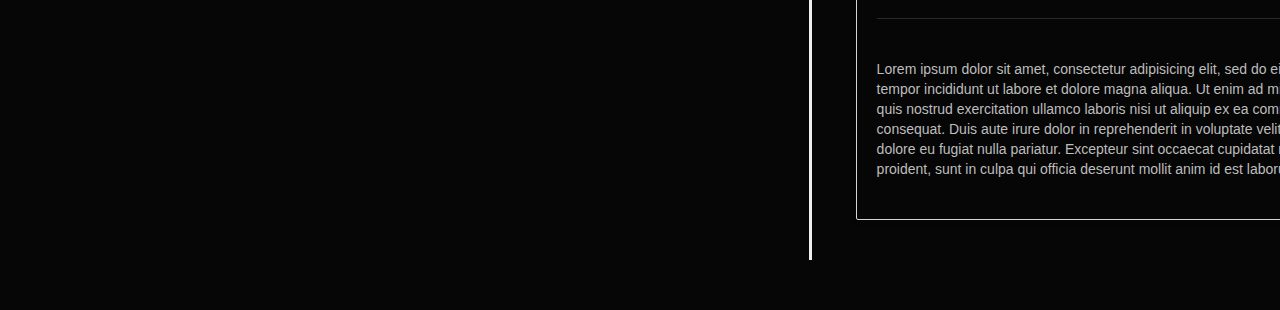
<file: DarkAdmin/timeline.html>
<!DOCTYPE html>
<html lang="en">
<head>
    <meta charset="utf-8">
    <meta name="viewport" content="width=device-width, initial-scale=1.0">
    <title>Timeline - Dark Admin</title>

    <link rel="stylesheet" type="text/css" href="bootstrap/css/bootstrap.min.css" />
    <link rel="stylesheet" type="text/css" href="font-awesome/css/font-awesome.min.css" />
    <link rel="stylesheet" type="text/css" href="css/local.css" />

    <script type="text/javascript" src="js/jquery-1.10.2.min.js"></script>
    <script type="text/javascript" src="bootstrap/js/bootstrap.min.js"></script>   

      <style>

        div {
            padding-bottom:20px;
        }

    </style>
</head>
<body>

    <div id="wrapper">
        <nav class="navbar navbar-inverse navbar-fixed-top" role="navigation">
            <div class="navbar-header">
                <button type="button" class="navbar-toggle" data-toggle="collapse" data-target=".navbar-ex1-collapse">
                    <span class="sr-only">Toggle navigation</span>
                    <span class="icon-bar"></span>
                    <span class="icon-bar"></span>
                    <span class="icon-bar"></span>
                </button>
                <a class="navbar-brand" href="index.html">Back to Admin</a>
            </div>
            <div class="collapse navbar-collapse navbar-ex1-collapse">
                <ul class="nav navbar-nav side-nav">
                    <li><a href="index.html"><i class="fa fa-bullseye"></i> Dashboard</a></li>
                    <li><a href="portfolio.html"><i class="fa fa-tasks"></i> Portfolio</a></li>
                    <li><a href="blog.html"><i class="fa fa-globe"></i> Blog</a></li>
                    <li><a href="signup.html"><i class="fa fa-list-ol"></i> SignUp</a></li>
                    <li><a href="register.html"><i class="fa fa-font"></i> Register</a></li>
                    <li class="selected"><a href="timeline.html"><i class="fa fa-font"></i> Timeline</a></li>
                    <li><a href="forms.html"><i class="fa fa-list-ol"></i> Forms</a></li>
                    <li><a href="typography.html"><i class="fa fa-font"></i> Typography</a></li>
                    <li><a href="bootstrap-elements.html"><i class="fa fa-list-ul"></i> Bootstrap Elements</a></li>
                    <li><a href="bootstrap-grid.html"><i class="fa fa-table"></i > Bootstrap Grid</a></li>            
                </ul>
                <ul class="nav navbar-nav navbar-right navbar-user">
                    <li class="dropdown messages-dropdown">
                        <a href="#" class="dropdown-toggle" data-toggle="dropdown"><i class="fa fa-envelope"></i> Messages <span class="badge">2</span> <b class="caret"></b></a>
                        <ul class="dropdown-menu">
                            <li class="dropdown-header">2 New Messages</li>
                            <li class="message-preview">
                                <a href="#">
                                    <span class="avatar"><i class="fa fa-bell"></i></span>
                                    <span class="message">Security alert</span>
                                </a>
                            </li>
                            <li class="divider"></li>
                            <li class="message-preview">
                                <a href="#">
                                    <span class="avatar"><i class="fa fa-bell"></i></span>
                                    <span class="message">Security alert</span>
                                </a>
                            </li>
                            <li class="divider"></li>
                            <li><a href="#">Go to Inbox <span class="badge">2</span></a></li>
                        </ul>
                    </li>
                    <li class="dropdown user-dropdown">
                        <a href="#" class="dropdown-toggle" data-toggle="dropdown"><i class="fa fa-user"></i> Steve Miller<b class="caret"></b></a>
                        <ul class="dropdown-menu">
                            <li><a href="#"><i class="fa fa-user"></i> Profile</a></li>
                            <li><a href="#"><i class="fa fa-gear"></i> Settings</a></li>
                            <li class="divider"></li>
                            <li><a href="#"><i class="fa fa-power-off"></i> Log Out</a></li>
                        </ul>
                    </li>
                </ul>
            </div>
        </nav>

         <hr />
        <div class="container">
            <div class="page-header">
                <h1 id="timeline">User Events</h1>
            </div>
            <ul class="timeline">
                <li>
                    <div class="timeline-badge info"><i class="fa fa-unlock"></i></div>
                    <div class="timeline-panel">
                        <div class="timeline-heading">
                            <h4 class="timeline-title">User Logged in</h4>                            
                            <span><i class="fa fa-clock-o fa-2x"></i>1 hour 20 minutes ago</span>
                            <hr />
                        </div>
                        <div class="timeline-body">
                            <p>Lorem ipsum dolor sit amet, consectetur adipisicing elit, sed do eiusmod tempor 
                               incididunt ut labore et dolore magna aliqua. Ut enim ad minim veniam, 
                               quis nostrud exercitation ullamco laboris nisi ut aliquip ex ea commodo consequat. 
                               Duis aute irure dolor in reprehenderit in voluptate velit esse cillum dolore eu fugiat nulla pariatur. 
                               Excepteur sint occaecat cupidatat non proident, sunt in culpa qui officia deserunt mollit anim id est laborum
                            </p>
                        </div>
                    </div>
                </li>
                <li class="timeline-inverted">
                    <div class="timeline-badge success"><i class="fa fa-search"></i></div>
                    <div class="timeline-panel">
                        <div class="timeline-heading">
                            <h4 class="timeline-title">User Content Search</h4>
                            <span><i class="fa fa-clock-o fa-2x"></i> 57 minutes ago</span>
                            <hr />
                        </div>
                        <div class="timeline-body">
                             <p>Lorem ipsum dolor sit amet, consectetur adipisicing elit, sed do eiusmod tempor 
                               incididunt ut labore et dolore magna aliqua. Ut enim ad minim veniam, 
                               quis nostrud exercitation ullamco laboris nisi ut aliquip ex ea commodo consequat. 
                               Duis aute irure dolor in reprehenderit in voluptate velit esse cillum dolore eu fugiat nulla pariatur. 
                               Excepteur sint occaecat cupidatat non proident, sunt in culpa qui officia deserunt mollit anim id est laborum
                            </p>
                        </div>
                    </div>
                </li>
                <li>
                    <div class="timeline-badge danger"><i class="fa fa-shopping-cart"></i></div>
                    <div class="timeline-panel">
                        <div class="timeline-heading">
                            <h4 class="timeline-title">Items added to shopping cart</h4>
                            <span><i class="fa fa-clock-o fa-2x"></i> 37 minutes ago</span>
                            <hr />
                        </div>
                        <div class="timeline-body">
                             <p>Lorem ipsum dolor sit amet, consectetur adipisicing elit, sed do eiusmod tempor 
                               incididunt ut labore et dolore magna aliqua. Ut enim ad minim veniam, 
                               quis nostrud exercitation ullamco laboris nisi ut aliquip ex ea commodo consequat. 
                               Duis aute irure dolor in reprehenderit in voluptate velit esse cillum dolore eu fugiat nulla pariatur. 
                               Excepteur sint occaecat cupidatat non proident, sunt in culpa qui officia deserunt mollit anim id est laborum
                            </p>
                        </div>
                    </div>
                </li>
                <li class="timeline-inverted">
                   <div class="timeline-badge info"><i class="fa fa-dollar"></i></div>
                    <div class="timeline-panel">
                        <div class="timeline-heading">
                            <h4 class="timeline-title">Payment processed</h4>
                            <span><i class="fa fa-clock-o fa-2x"></i> 27 minutes ago</span>
                            <hr />
                        </div>
                        <div class="timeline-body">
                             <p>Lorem ipsum dolor sit amet, consectetur adipisicing elit, sed do eiusmod tempor 
                               incididunt ut labore et dolore magna aliqua. Ut enim ad minim veniam, 
                               quis nostrud exercitation ullamco laboris nisi ut aliquip ex ea commodo consequat. 
                               Duis aute irure dolor in reprehenderit in voluptate velit esse cillum dolore eu fugiat nulla pariatur. 
                               Excepteur sint occaecat cupidatat non proident, sunt in culpa qui officia deserunt mollit anim id est laborum
                            </p>
                        </div>
                    </div>
                </li>
                <li class="timeline-inverted">
                    <div class="timeline-badge info"><i class="fa fa-share"></i></div>
                    <div class="timeline-panel">
                        <div class="timeline-heading">
                            <h4 class="timeline-title">User logged out</h4>
                            <span><i class="fa fa-clock-o fa-2x"></i> 10 minutes ago</span>
                            <hr />
                        </div>
                        <div class="timeline-body">
                             <p>Lorem ipsum dolor sit amet, consectetur adipisicing elit, sed do eiusmod tempor 
                               incididunt ut labore et dolore magna aliqua. Ut enim ad minim veniam, 
                               quis nostrud exercitation ullamco laboris nisi ut aliquip ex ea commodo consequat. 
                               Duis aute irure dolor in reprehenderit in voluptate velit esse cillum dolore eu fugiat nulla pariatur. 
                               Excepteur sint occaecat cupidatat non proident, sunt in culpa qui officia deserunt mollit anim id est laborum
                            </p>
                        </div>
                    </div>
                </li>
            </ul>
        </div>
    </div>

</body>
</html>
</file>
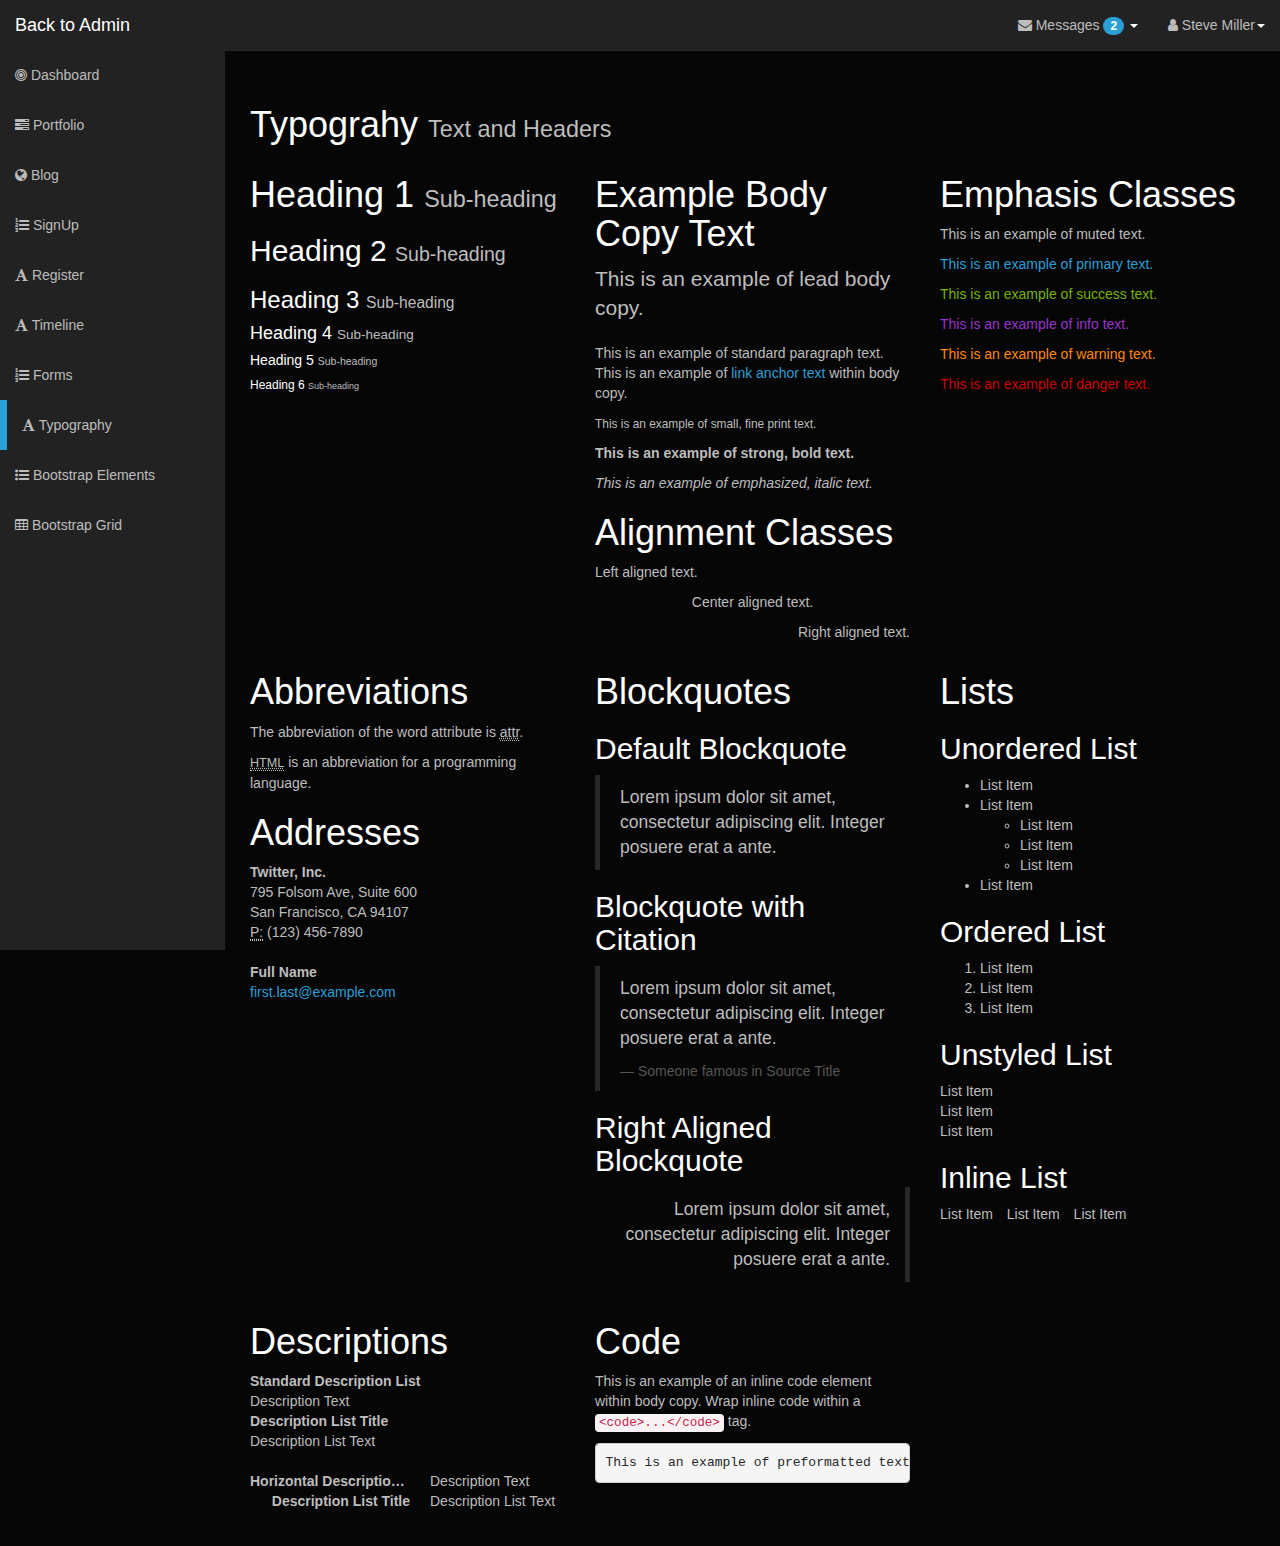
<file: DarkAdmin/typography.html>
<!DOCTYPE html>
<html lang="en">
<head>
    <meta charset="utf-8">
    <meta name="viewport" content="width=device-width, initial-scale=1.0">
    <title>Typography - Dark Admin</title>

    <link rel="stylesheet" type="text/css" href="bootstrap/css/bootstrap.min.css" />
    <link rel="stylesheet" type="text/css" href="font-awesome/css/font-awesome.min.css" />
    <link rel="stylesheet" type="text/css" href="css/local.css" />

    <script type="text/javascript" src="js/jquery-1.10.2.min.js"></script>
    <script type="text/javascript" src="bootstrap/js/bootstrap.min.js"></script>       
</head>
<body>

    <div id="wrapper">
        <nav class="navbar navbar-inverse navbar-fixed-top" role="navigation">
            <div class="navbar-header">
                <button type="button" class="navbar-toggle" data-toggle="collapse" data-target=".navbar-ex1-collapse">
                    <span class="sr-only">Toggle navigation</span>
                    <span class="icon-bar"></span>
                    <span class="icon-bar"></span>
                    <span class="icon-bar"></span>
                </button>
                <a class="navbar-brand" href="index.html">Back to Admin</a>
            </div>
            <div class="collapse navbar-collapse navbar-ex1-collapse">
                <ul class="nav navbar-nav side-nav">
                    <li><a href="index.html"><i class="fa fa-bullseye"></i> Dashboard</a></li>
                    <li><a href="portfolio.html"><i class="fa fa-tasks"></i> Portfolio</a></li>
                    <li><a href="blog.html"><i class="fa fa-globe"></i> Blog</a></li>
                    <li><a href="signup.html"><i class="fa fa-list-ol"></i> SignUp</a></li>
                    <li><a href="register.html"><i class="fa fa-font"></i> Register</a></li>
                    <li><a href="timeline.html"><i class="fa fa-font"></i> Timeline</a></li>
                    <li><a href="forms.html"><i class="fa fa-list-ol"></i> Forms</a></li>
                    <li class="selected"><a href="typography.html"><i class="fa fa-font"></i> Typography</a></li>
                    <li><a href="bootstrap-elements.html"><i class="fa fa-list-ul"></i> Bootstrap Elements</a></li>
                    <li><a href="bootstrap-grid.html"><i class="fa fa-table"></i > Bootstrap Grid</a></li>            
                </ul>
                <ul class="nav navbar-nav navbar-right navbar-user">
                    <li class="dropdown messages-dropdown">
                        <a href="#" class="dropdown-toggle" data-toggle="dropdown"><i class="fa fa-envelope"></i> Messages <span class="badge">2</span> <b class="caret"></b></a>
                        <ul class="dropdown-menu">
                            <li class="dropdown-header">2 New Messages</li>
                            <li class="message-preview">
                                <a href="#">
                                    <span class="avatar"><i class="fa fa-bell"></i></span>
                                    <span class="message">Security alert</span>
                                </a>
                            </li>
                            <li class="divider"></li>
                            <li class="message-preview">
                                <a href="#">
                                    <span class="avatar"><i class="fa fa-bell"></i></span>
                                    <span class="message">Security alert</span>
                                </a>
                            </li>
                            <li class="divider"></li>
                            <li><a href="#">Go to Inbox <span class="badge">2</span></a></li>
                        </ul>
                    </li>
                     <li class="dropdown user-dropdown">
                        <a href="#" class="dropdown-toggle" data-toggle="dropdown"><i class="fa fa-user"></i> Steve Miller<b class="caret"></b></a>
                        <ul class="dropdown-menu">
                            <li><a href="#"><i class="fa fa-user"></i> Profile</a></li>
                            <li><a href="#"><i class="fa fa-gear"></i> Settings</a></li>
                            <li class="divider"></li>
                            <li><a href="#"><i class="fa fa-power-off"></i> Log Out</a></li>
                        </ul>
                    </li>
                </ul>
            </div>
        </nav>

    <div id="page-wrapper">

            <div class="row">
                <div class="col-lg-12">
                    <h1>Typograhy <small>Text and Headers</small></h1>
                </div>
                <div class="col-lg-4">
                    <h1>Heading 1 <small>Sub-heading</small></h1>
                    <h2>Heading 2 <small>Sub-heading</small></h2>
                    <h3>Heading 3 <small>Sub-heading</small></h3>
                    <h4>Heading 4 <small>Sub-heading</small></h4>
                    <h5>Heading 5 <small>Sub-heading</small></h5>
                    <h6>Heading 6 <small>Sub-heading</small></h6>
                </div>
                <div class="col-lg-4">
                    <h1>Example Body Copy Text</h1>
                    <p class="lead">This is an example of lead body copy.</p>
                    <p>This is an example of standard paragraph text. This is an example of <a href="#">link anchor text</a> within body copy.</p>
                    <p><small>This is an example of small, fine print text.</small></p>
                    <p><strong>This is an example of strong, bold text.</strong></p>
                    <p><em>This is an example of emphasized, italic text.</em></p>
                    <h1>Alignment Classes</h1>
                    <p class="text-left">Left aligned text.</p>
                    <p class="text-center">Center aligned text.</p>
                    <p class="text-right">Right aligned text.</p>
                </div>
                <div class="col-lg-4">
                    <h1>Emphasis Classes</h1>
                    <p class="text-muted">This is an example of muted text.</p>
                    <p class="text-primary">This is an example of primary text.</p>
                    <p class="text-success">This is an example of success text.</p>
                    <p class="text-info">This is an example of info text.</p>
                    <p class="text-warning">This is an example of warning text.</p>
                    <p class="text-danger">This is an example of danger text.</p>
                </div>
            </div>
            <!-- /.row -->

            <div class="row">
                <div class="col-lg-4">
                    <h1>Abbreviations</h1>
                    <p>
                        The abbreviation of the word attribute is
                        <abbr title="attribute">attr</abbr>.
                    </p>
                    <p>
                        <abbr title="HyperText Markup Language" class="initialism">HTML</abbr>
                        is an abbreviation for a programming language.
                    </p>
                    <h1>Addresses</h1>
                    <address>
                        <strong>Twitter, Inc.</strong><br>
                        795 Folsom Ave, Suite 600<br>
                        San Francisco, CA 94107<br>
                        <abbr title="Phone">P:</abbr>
                        (123) 456-7890
                    </address>

                    <address>
                        <strong>Full Name</strong><br>
                        <a href="mailto:#">first.last@example.com</a>
                    </address>
                </div>
                <div class="col-lg-4">
                    <h1>Blockquotes</h1>
                    <h2>Default Blockquote</h2>
                    <blockquote>
                        <p>Lorem ipsum dolor sit amet, consectetur adipiscing elit. Integer posuere erat a ante.</p>
                    </blockquote>
                    <h2>Blockquote with Citation</h2>
                    <blockquote>
                        <p>Lorem ipsum dolor sit amet, consectetur adipiscing elit. Integer posuere erat a ante.</p>
                        <small>Someone famous in <cite title="Source Title">Source Title</cite></small>
                    </blockquote>
                    <h2>Right Aligned Blockquote</h2>
                    <blockquote class="pull-right">
                        <p>Lorem ipsum dolor sit amet, consectetur adipiscing elit. Integer posuere erat a ante.</p>
                    </blockquote>
                </div>
                <div class="col-lg-4">
                    <h1>Lists</h1>
                    <h2>Unordered List</h2>
                    <ul>
                        <li>List Item</li>
                        <li>List Item</li>
                        <ul>
                            <li>List Item</li>
                            <li>List Item</li>
                            <li>List Item</li>
                        </ul>
                        <li>List Item</li>
                    </ul>
                    <h2>Ordered List</h2>
                    <ol>
                        <li>List Item</li>
                        <li>List Item</li>
                        <li>List Item</li>
                    </ol>
                    <h2>Unstyled List</h2>
                    <ul class="list-unstyled">
                        <li>List Item</li>
                        <li>List Item</li>
                        <li>List Item</li>
                    </ul>
                    <h2>Inline List</h2>
                    <ul class="list-inline">
                        <li>List Item</li>
                        <li>List Item</li>
                        <li>List Item</li>
                    </ul>
                </div>
            </div>
            <!-- /.row -->

            <div class="row">
                <div class="col-lg-4">
                    <h1>Descriptions</h1>
                    <dl>
                        <dt>Standard Description List</dt>
                        <dd>Description Text</dd>
                        <dt>Description List Title</dt>
                        <dd>Description List Text</dd>
                    </dl>
                    <dl class="dl-horizontal">
                        <dt>Horizontal Description List</dt>
                        <dd>Description Text</dd>
                        <dt>Description List Title</dt>
                        <dd>Description List Text</dd>
                    </dl>
                </div>
                <div class="col-lg-4">
                    <h1>Code</h1>
                    <p>This is an example of an inline code element within body copy. Wrap inline code within a <code>&lt;code&gt;...&lt;/code&gt;</code> tag.</p>
                    <pre>This is an example of preformatted text.</pre>
                </div>               
            </div>
            <!-- /.row -->

        </div>  


    
    </div>

</body>
</html>
</file>
<file: DarkAdmin/css/local.css>
﻿/* Dark Admin Bootstrap Theme by PrepBootstrap - http://www.prepbootstrap.com */
html {
  font-family: sans-serif;
  -ms-text-size-adjust: 100%;
  -webkit-text-size-adjust: 100%;
}
body {
  margin: 0;
}
article,
aside,
details,
figcaption,
figure,
footer,
header,
hgroup,
main,
nav,
section,
summary {
  display: block;
}
audio,
canvas,
progress,
video {
  display: inline-block;
  vertical-align: baseline;
}
audio:not([controls]) {
  display: none;
  height: 0;
}
[hidden],
template {
  display: none;
}
a {
  background: transparent;
}
a:active,
a:hover {
  outline: 0;
}
abbr[title] {
  border-bottom: 1px dotted;
}
b,
strong {
  font-weight: bold;
}
dfn {
  font-style: italic;
}
h1 {
  font-size: 2em;
  margin: 0.67em 0;
}
mark {
  background: #ff0;
  color: #000;
}
small {
  font-size: 80%;
}
sub,
sup {
  font-size: 75%;
  line-height: 0;
  position: relative;
  vertical-align: baseline;
}
sup {
  top: -0.5em;
}
sub {
  bottom: -0.25em;
}
img {
  border: 0;
}
svg:not(:root) {
  overflow: hidden;
}
figure {
  margin: 1em 40px;
}
hr {
  -moz-box-sizing: content-box;
  box-sizing: content-box;
  height: 0;
}
pre {
  overflow: auto;
}
code,
kbd,
pre,
samp {
  font-family: monospace, monospace;
  font-size: 1em;
}
button,
input,
optgroup,
select,
textarea {
  color: inherit;
  font: inherit;
  margin: 0;
}
button {
  overflow: visible;
}
button,
select {
  text-transform: none;
}
button,
html input[type="button"],
input[type="reset"],
input[type="submit"] {
  -webkit-appearance: button;
  cursor: pointer;
}
button[disabled],
html input[disabled] {
  cursor: default;
}
button::-moz-focus-inner,
input::-moz-focus-inner {
  border: 0;
  padding: 0;
}
input {
  line-height: normal;
}
input[type="checkbox"],
input[type="radio"] {
  box-sizing: border-box;
  padding: 0;
}
input[type="number"]::-webkit-inner-spin-button,
input[type="number"]::-webkit-outer-spin-button {
  height: auto;
}
input[type="search"] {
  -webkit-appearance: textfield;
  -moz-box-sizing: content-box;
  -webkit-box-sizing: content-box;
  box-sizing: content-box;
}
input[type="search"]::-webkit-search-cancel-button,
input[type="search"]::-webkit-search-decoration {
  -webkit-appearance: none;
}
fieldset {
  border: 1px solid #c0c0c0;
  margin: 0 2px;
  padding: 0.35em 0.625em 0.75em;
}
legend {
  border: 0;
  padding: 0;
}
textarea {
  overflow: auto;
}
optgroup {
  font-weight: bold;
}
table {
  border-collapse: collapse;
  border-spacing: 0;
}
td,
th {
  padding: 0;
}
@media print {
  * {
    text-shadow: none !important;
    color: #000 !important;
    background: transparent !important;
    box-shadow: none !important;
  }
  a,
  a:visited {
    text-decoration: underline;
  }
  a[href]:after {
    content: " (" attr(href) ")";
  }
  abbr[title]:after {
    content: " (" attr(title) ")";
  }
  a[href^="javascript:"]:after,
  a[href^="#"]:after {
    content: "";
  }
  pre,
  blockquote {
    border: 1px solid #999;
    page-break-inside: avoid;
  }
  thead {
    display: table-header-group;
  }
  tr,
  img {
    page-break-inside: avoid;
  }
  img {
    max-width: 100% !important;
  }
  p,
  h2,
  h3 {
    orphans: 3;
    widows: 3;
  }
  h2,
  h3 {
    page-break-after: avoid;
  }
  select {
    background: #fff !important;
  }
  .navbar {
    display: none;
  }
  .table td,
  .table th {
    background-color: #fff !important;
  }
  .btn > .caret,
  .dropup > .btn > .caret {
    border-top-color: #000 !important;
  }
  .label {
    border: 1px solid #000;
  }
  .table {
    border-collapse: collapse !important;
  }
  .table-bordered th,
  .table-bordered td {
    border: 1px solid #ddd !important;
  }
}
* {
  -webkit-box-sizing: border-box;
  -moz-box-sizing: border-box;
  box-sizing: border-box;
}
*:before,
*:after {
  -webkit-box-sizing: border-box;
  -moz-box-sizing: border-box;
  box-sizing: border-box;
}
html {
  font-size: 62.5%;
  -webkit-tap-highlight-color: rgba(0, 0, 0, 0);
}
body {
  font-family: "Droid Sans", "Helvetica Neue", Helvetica, Arial, sans-serif;
  font-size: 14px;
  line-height: 1.42857143;
  color: #BDBDBD;
  background-color: #060606;
}
input,
button,
select,
textarea {
  font-family: inherit;
  font-size: inherit;
  line-height: inherit;
}
a {
  color: #2a9fd6;
  text-decoration: none;
}
a:hover,
a:focus {
  color: #2a9fd6;
  text-decoration: underline;
}
a:focus {
  outline: thin dotted;
  outline: 5px auto -webkit-focus-ring-color;
  outline-offset: -2px;
}
figure {
  margin: 0;
}
img {
  vertical-align: middle;
}
.img-responsive,
.thumbnail > img,
.thumbnail a > img,
.carousel-inner > .item > img,
.carousel-inner > .item > a > img {
  display: block;
  max-width: 100%;
  height: auto;
}
.img-rounded {
  border-radius: 6px;
}
.img-thumbnail {
  padding: 4px;
  line-height: 1.42857143;
  background-color: #060606;
  border: 1px solid #dddddd;
  border-radius: 4px;
  -webkit-transition: all 0.2s ease-in-out;
  transition: all 0.2s ease-in-out;
  display: inline-block;
  max-width: 100%;
  height: auto;
}
.img-circle {
  border-radius: 50%;
}
hr {
  margin-top: 20px;
  margin-bottom: 20px;
  border: 0;
  border-top: 1px solid #282828;
}
.sr-only {
  position: absolute;
  width: 1px;
  height: 1px;
  margin: -1px;
  padding: 0;
  overflow: hidden;
  clip: rect(0, 0, 0, 0);
  border: 0;
}
h1,
h2,
h3,
h4,
h5,
h6,
.h1,
.h2,
.h3,
.h4,
.h5,
.h6 {
  font-family: "Droid Sans", "Helvetica Neue", Helvetica, Arial, sans-serif;
  font-weight: 500;
  line-height: 1.1;
  color: #ffffff;
}
h1 small,
h2 small,
h3 small,
h4 small,
h5 small,
h6 small,
.h1 small,
.h2 small,
.h3 small,
.h4 small,
.h5 small,
.h6 small,
h1 .small,
h2 .small,
h3 .small,
h4 .small,
h5 .small,
h6 .small,
.h1 .small,
.h2 .small,
.h3 .small,
.h4 .small,
.h5 .small,
.h6 .small {
  font-weight: normal;
  line-height: 1;
  color: #BDBDBD;
}
h1,
.h1,
h2,
.h2,
h3,
.h3 {
  margin-top: 20px;
  margin-bottom: 10px;
}
h1 small,
.h1 small,
h2 small,
.h2 small,
h3 small,
.h3 small,
h1 .small,
.h1 .small,
h2 .small,
.h2 .small,
h3 .small,
.h3 .small {
  font-size: 65%;
}
h4,
.h4,
h5,
.h5,
h6,
.h6 {
  margin-top: 10px;
  margin-bottom: 10px;
}
h4 small,
.h4 small,
h5 small,
.h5 small,
h6 small,
.h6 small,
h4 .small,
.h4 .small,
h5 .small,
.h5 .small,
h6 .small,
.h6 .small {
  font-size: 75%;
}
h1,
.h1 {
  font-size: 36px;
}
h2,
.h2 {
  font-size: 30px;
}
h3,
.h3 {
  font-size: 24px;
}
h4,
.h4 {
  font-size: 18px;
}
h5,
.h5 {
  font-size: 14px;
}
h6,
.h6 {
  font-size: 12px;
}
p {
  margin: 0 0 10px;
}
.lead {
  margin-bottom: 20px;
  font-size: 16px;
  font-weight: 200;
  line-height: 1.4;
}
@media (min-width: 768px) {
  .lead {
    font-size: 21px;
  }
}
small,
.small {
  font-size: 85%;
}
cite {
  font-style: normal;
}
.text-left {
  text-align: left;
}
.text-right {
  text-align: right;
}
.text-center {
  text-align: center;
}
.text-justify {
  text-align: justify;
}
.text-muted {
  color: #BDBDBD;
}
.text-primary {
  color: #2a9fd6;
}
a.text-primary:hover {
  color: #2180ac;
}
.text-success {
  color: #ffffff;
}
a.text-success:hover {
  color: #e6e6e6;
}
.text-info {
  color: #ffffff;
}
a.text-info:hover {
  color: #e6e6e6;
}
.text-warning {
  color: #ffffff;
}
a.text-warning:hover {
  color: #e6e6e6;
}
.text-danger {
  color: #ffffff;
}
a.text-danger:hover {
  color: #e6e6e6;
}
.bg-primary {
  color: #fff;
  background-color: #2a9fd6;
}
a.bg-primary:hover {
  background-color: #2180ac;
}
.bg-success {
  background-color: #77b300;
}
a.bg-success:hover {
  background-color: #558000;
}
.bg-info {
  background-color: #9933cc;
}
a.bg-info:hover {
  background-color: #7a29a3;
}
.bg-warning {
  background-color: #ff8800;
}
a.bg-warning:hover {
  background-color: #cc6d00;
}
.bg-danger {
  background-color: #cc0000;
}
a.bg-danger:hover {
  background-color: #990000;
}
.page-header {
  padding-bottom: 9px;
  margin: 40px 0 20px;
  border-bottom: 1px solid #282828;
}
ul,
ol {
  margin-top: 0;
  margin-bottom: 10px;
}
ul ul,
ol ul,
ul ol,
ol ol {
  margin-bottom: 0;
}
.list-unstyled {
  padding-left: 0;
  list-style: none;
}
.list-inline {
  padding-left: 0;
  list-style: none;
  margin-left: -5px;
}
.list-inline > li {
  display: inline-block;
  padding-left: 5px;
  padding-right: 5px;
}
dl {
  margin-top: 0;
  margin-bottom: 20px;
}
dt,
dd {
  line-height: 1.42857143;
}
dt {
  font-weight: bold;
}
dd {
  margin-left: 0;
}
@media (min-width: 768px) {
  .dl-horizontal dt {
    float: left;
    width: 160px;
    clear: left;
    text-align: right;
    overflow: hidden;
    text-overflow: ellipsis;
    white-space: nowrap;
  }
  .dl-horizontal dd {
    margin-left: 180px;
  }
}
abbr[title],
abbr[data-original-title] {
  cursor: help;
  border-bottom: 1px dotted #BDBDBD;
}
.initialism {
  font-size: 90%;
  text-transform: uppercase;
}
blockquote {
  padding: 10px 20px;
  margin: 0 0 20px;
  font-size: 17.5px;
  border-left: 5px solid #282828;
}
blockquote p:last-child,
blockquote ul:last-child,
blockquote ol:last-child {
  margin-bottom: 0;
}
blockquote footer,
blockquote small,
blockquote .small {
  display: block;
  font-size: 80%;
  line-height: 1.42857143;
  color: #555555;
}
blockquote footer:before,
blockquote small:before,
blockquote .small:before {
  content: '\2014 \00A0';
}
.blockquote-reverse,
blockquote.pull-right {
  padding-right: 15px;
  padding-left: 0;
  border-right: 5px solid #282828;
  border-left: 0;
  text-align: right;
}
.blockquote-reverse footer:before,
blockquote.pull-right footer:before,
.blockquote-reverse small:before,
blockquote.pull-right small:before,
.blockquote-reverse .small:before,
blockquote.pull-right .small:before {
  content: '';
}
.blockquote-reverse footer:after,
blockquote.pull-right footer:after,
.blockquote-reverse small:after,
blockquote.pull-right small:after,
.blockquote-reverse .small:after,
blockquote.pull-right .small:after {
  content: '\00A0 \2014';
}
blockquote:before,
blockquote:after {
  content: "";
}
address {
  margin-bottom: 20px;
  font-style: normal;
  line-height: 1.42857143;
}
code,
kbd,
pre,
samp {
  font-family: Menlo, Monaco, Consolas, "Courier New", monospace;
}
code {
  padding: 2px 4px;
  font-size: 90%;
  color: #c7254e;
  background-color: #f9f2f4;
  white-space: nowrap;
  border-radius: 4px;
}
kbd {
  padding: 2px 4px;
  font-size: 90%;
  color: #ffffff;
  background-color: #333333;
  border-radius: 3px;
  box-shadow: inset 0 -1px 0 rgba(0, 0, 0, 0.25);
}
pre {
  display: block;
  padding: 9.5px;
  margin: 0 0 10px;
  font-size: 13px;
  line-height: 1.42857143;
  word-break: break-all;
  word-wrap: break-word;
  color: #282828;
  background-color: #f5f5f5;
  border: 1px solid #cccccc;
  border-radius: 4px;
}
pre code {
  padding: 0;
  font-size: inherit;
  color: inherit;
  white-space: pre-wrap;
  background-color: transparent;
  border-radius: 0;
}
.pre-scrollable {
  max-height: 340px;
  overflow-y: scroll;
}
.container {
  margin-right: auto;
  margin-left: auto;
  padding-left: 15px;
  padding-right: 15px;
}
@media (min-width: 768px) {
  .container {
    width: 750px;
  }
}
@media (min-width: 992px) {
  .container {
    width: 970px;
  }
}
@media (min-width: 1200px) {
  .container {
    width: 1170px;
  }
}
.container-fluid {
  margin-right: auto;
  margin-left: auto;
  padding-left: 15px;
  padding-right: 15px;
}
.row {
  margin-left: -15px;
  margin-right: -15px;
}
.col-xs-1, .col-sm-1, .col-md-1, .col-lg-1, .col-xs-2, .col-sm-2, .col-md-2, .col-lg-2, .col-xs-3, .col-sm-3, .col-md-3, .col-lg-3, .col-xs-4, .col-sm-4, .col-md-4, .col-lg-4, .col-xs-5, .col-sm-5, .col-md-5, .col-lg-5, .col-xs-6, .col-sm-6, .col-md-6, .col-lg-6, .col-xs-7, .col-sm-7, .col-md-7, .col-lg-7, .col-xs-8, .col-sm-8, .col-md-8, .col-lg-8, .col-xs-9, .col-sm-9, .col-md-9, .col-lg-9, .col-xs-10, .col-sm-10, .col-md-10, .col-lg-10, .col-xs-11, .col-sm-11, .col-md-11, .col-lg-11, .col-xs-12, .col-sm-12, .col-md-12, .col-lg-12 {
  position: relative;
  min-height: 1px;
  padding-left: 15px;
  padding-right: 15px;
}
.col-xs-1, .col-xs-2, .col-xs-3, .col-xs-4, .col-xs-5, .col-xs-6, .col-xs-7, .col-xs-8, .col-xs-9, .col-xs-10, .col-xs-11, .col-xs-12 {
  float: left;
}
.col-xs-12 {
  width: 100%;
}
.col-xs-11 {
  width: 91.66666667%;
}
.col-xs-10 {
  width: 83.33333333%;
}
.col-xs-9 {
  width: 75%;
}
.col-xs-8 {
  width: 66.66666667%;
}
.col-xs-7 {
  width: 58.33333333%;
}
.col-xs-6 {
  width: 50%;
}
.col-xs-5 {
  width: 41.66666667%;
}
.col-xs-4 {
  width: 33.33333333%;
}
.col-xs-3 {
  width: 25%;
}
.col-xs-2 {
  width: 16.66666667%;
}
.col-xs-1 {
  width: 8.33333333%;
}
.col-xs-pull-12 {
  right: 100%;
}
.col-xs-pull-11 {
  right: 91.66666667%;
}
.col-xs-pull-10 {
  right: 83.33333333%;
}
.col-xs-pull-9 {
  right: 75%;
}
.col-xs-pull-8 {
  right: 66.66666667%;
}
.col-xs-pull-7 {
  right: 58.33333333%;
}
.col-xs-pull-6 {
  right: 50%;
}
.col-xs-pull-5 {
  right: 41.66666667%;
}
.col-xs-pull-4 {
  right: 33.33333333%;
}
.col-xs-pull-3 {
  right: 25%;
}
.col-xs-pull-2 {
  right: 16.66666667%;
}
.col-xs-pull-1 {
  right: 8.33333333%;
}
.col-xs-pull-0 {
  right: 0%;
}
.col-xs-push-12 {
  left: 100%;
}
.col-xs-push-11 {
  left: 91.66666667%;
}
.col-xs-push-10 {
  left: 83.33333333%;
}
.col-xs-push-9 {
  left: 75%;
}
.col-xs-push-8 {
  left: 66.66666667%;
}
.col-xs-push-7 {
  left: 58.33333333%;
}
.col-xs-push-6 {
  left: 50%;
}
.col-xs-push-5 {
  left: 41.66666667%;
}
.col-xs-push-4 {
  left: 33.33333333%;
}
.col-xs-push-3 {
  left: 25%;
}
.col-xs-push-2 {
  left: 16.66666667%;
}
.col-xs-push-1 {
  left: 8.33333333%;
}
.col-xs-push-0 {
  left: 0%;
}
.col-xs-offset-12 {
  margin-left: 100%;
}
.col-xs-offset-11 {
  margin-left: 91.66666667%;
}
.col-xs-offset-10 {
  margin-left: 83.33333333%;
}
.col-xs-offset-9 {
  margin-left: 75%;
}
.col-xs-offset-8 {
  margin-left: 66.66666667%;
}
.col-xs-offset-7 {
  margin-left: 58.33333333%;
}
.col-xs-offset-6 {
  margin-left: 50%;
}
.col-xs-offset-5 {
  margin-left: 41.66666667%;
}
.col-xs-offset-4 {
  margin-left: 33.33333333%;
}
.col-xs-offset-3 {
  margin-left: 25%;
}
.col-xs-offset-2 {
  margin-left: 16.66666667%;
}
.col-xs-offset-1 {
  margin-left: 8.33333333%;
}
.col-xs-offset-0 {
  margin-left: 0%;
}
@media (min-width: 768px) {
  .col-sm-1, .col-sm-2, .col-sm-3, .col-sm-4, .col-sm-5, .col-sm-6, .col-sm-7, .col-sm-8, .col-sm-9, .col-sm-10, .col-sm-11, .col-sm-12 {
    float: left;
  }
  .col-sm-12 {
    width: 100%;
  }
  .col-sm-11 {
    width: 91.66666667%;
  }
  .col-sm-10 {
    width: 83.33333333%;
  }
  .col-sm-9 {
    width: 75%;
  }
  .col-sm-8 {
    width: 66.66666667%;
  }
  .col-sm-7 {
    width: 58.33333333%;
  }
  .col-sm-6 {
    width: 50%;
  }
  .col-sm-5 {
    width: 41.66666667%;
  }
  .col-sm-4 {
    width: 33.33333333%;
  }
  .col-sm-3 {
    width: 25%;
  }
  .col-sm-2 {
    width: 16.66666667%;
  }
  .col-sm-1 {
    width: 8.33333333%;
  }
  .col-sm-pull-12 {
    right: 100%;
  }
  .col-sm-pull-11 {
    right: 91.66666667%;
  }
  .col-sm-pull-10 {
    right: 83.33333333%;
  }
  .col-sm-pull-9 {
    right: 75%;
  }
  .col-sm-pull-8 {
    right: 66.66666667%;
  }
  .col-sm-pull-7 {
    right: 58.33333333%;
  }
  .col-sm-pull-6 {
    right: 50%;
  }
  .col-sm-pull-5 {
    right: 41.66666667%;
  }
  .col-sm-pull-4 {
    right: 33.33333333%;
  }
  .col-sm-pull-3 {
    right: 25%;
  }
  .col-sm-pull-2 {
    right: 16.66666667%;
  }
  .col-sm-pull-1 {
    right: 8.33333333%;
  }
  .col-sm-pull-0 {
    right: 0%;
  }
  .col-sm-push-12 {
    left: 100%;
  }
  .col-sm-push-11 {
    left: 91.66666667%;
  }
  .col-sm-push-10 {
    left: 83.33333333%;
  }
  .col-sm-push-9 {
    left: 75%;
  }
  .col-sm-push-8 {
    left: 66.66666667%;
  }
  .col-sm-push-7 {
    left: 58.33333333%;
  }
  .col-sm-push-6 {
    left: 50%;
  }
  .col-sm-push-5 {
    left: 41.66666667%;
  }
  .col-sm-push-4 {
    left: 33.33333333%;
  }
  .col-sm-push-3 {
    left: 25%;
  }
  .col-sm-push-2 {
    left: 16.66666667%;
  }
  .col-sm-push-1 {
    left: 8.33333333%;
  }
  .col-sm-push-0 {
    left: 0%;
  }
  .col-sm-offset-12 {
    margin-left: 100%;
  }
  .col-sm-offset-11 {
    margin-left: 91.66666667%;
  }
  .col-sm-offset-10 {
    margin-left: 83.33333333%;
  }
  .col-sm-offset-9 {
    margin-left: 75%;
  }
  .col-sm-offset-8 {
    margin-left: 66.66666667%;
  }
  .col-sm-offset-7 {
    margin-left: 58.33333333%;
  }
  .col-sm-offset-6 {
    margin-left: 50%;
  }
  .col-sm-offset-5 {
    margin-left: 41.66666667%;
  }
  .col-sm-offset-4 {
    margin-left: 33.33333333%;
  }
  .col-sm-offset-3 {
    margin-left: 25%;
  }
  .col-sm-offset-2 {
    margin-left: 16.66666667%;
  }
  .col-sm-offset-1 {
    margin-left: 8.33333333%;
  }
  .col-sm-offset-0 {
    margin-left: 0%;
  }
}
@media (min-width: 992px) {
  .col-md-1, .col-md-2, .col-md-3, .col-md-4, .col-md-5, .col-md-6, .col-md-7, .col-md-8, .col-md-9, .col-md-10, .col-md-11, .col-md-12 {
    float: left;
  }
  .col-md-12 {
    width: 100%;
  }
  .col-md-11 {
    width: 91.66666667%;
  }
  .col-md-10 {
    width: 83.33333333%;
  }
  .col-md-9 {
    width: 75%;
  }
  .col-md-8 {
    width: 66.66666667%;
  }
  .col-md-7 {
    width: 58.33333333%;
  }
  .col-md-6 {
    width: 50%;
  }
  .col-md-5 {
    width: 41.66666667%;
  }
  .col-md-4 {
    width: 33.33333333%;
  }
  .col-md-3 {
    width: 25%;
  }
  .col-md-2 {
    width: 16.66666667%;
  }
  .col-md-1 {
    width: 8.33333333%;
  }
  .col-md-pull-12 {
    right: 100%;
  }
  .col-md-pull-11 {
    right: 91.66666667%;
  }
  .col-md-pull-10 {
    right: 83.33333333%;
  }
  .col-md-pull-9 {
    right: 75%;
  }
  .col-md-pull-8 {
    right: 66.66666667%;
  }
  .col-md-pull-7 {
    right: 58.33333333%;
  }
  .col-md-pull-6 {
    right: 50%;
  }
  .col-md-pull-5 {
    right: 41.66666667%;
  }
  .col-md-pull-4 {
    right: 33.33333333%;
  }
  .col-md-pull-3 {
    right: 25%;
  }
  .col-md-pull-2 {
    right: 16.66666667%;
  }
  .col-md-pull-1 {
    right: 8.33333333%;
  }
  .col-md-pull-0 {
    right: 0%;
  }
  .col-md-push-12 {
    left: 100%;
  }
  .col-md-push-11 {
    left: 91.66666667%;
  }
  .col-md-push-10 {
    left: 83.33333333%;
  }
  .col-md-push-9 {
    left: 75%;
  }
  .col-md-push-8 {
    left: 66.66666667%;
  }
  .col-md-push-7 {
    left: 58.33333333%;
  }
  .col-md-push-6 {
    left: 50%;
  }
  .col-md-push-5 {
    left: 41.66666667%;
  }
  .col-md-push-4 {
    left: 33.33333333%;
  }
  .col-md-push-3 {
    left: 25%;
  }
  .col-md-push-2 {
    left: 16.66666667%;
  }
  .col-md-push-1 {
    left: 8.33333333%;
  }
  .col-md-push-0 {
    left: 0%;
  }
  .col-md-offset-12 {
    margin-left: 100%;
  }
  .col-md-offset-11 {
    margin-left: 91.66666667%;
  }
  .col-md-offset-10 {
    margin-left: 83.33333333%;
  }
  .col-md-offset-9 {
    margin-left: 75%;
  }
  .col-md-offset-8 {
    margin-left: 66.66666667%;
  }
  .col-md-offset-7 {
    margin-left: 58.33333333%;
  }
  .col-md-offset-6 {
    margin-left: 50%;
  }
  .col-md-offset-5 {
    margin-left: 41.66666667%;
  }
  .col-md-offset-4 {
    margin-left: 33.33333333%;
  }
  .col-md-offset-3 {
    margin-left: 25%;
  }
  .col-md-offset-2 {
    margin-left: 16.66666667%;
  }
  .col-md-offset-1 {
    margin-left: 8.33333333%;
  }
  .col-md-offset-0 {
    margin-left: 0%;
  }
}
@media (min-width: 1200px) {
  .col-lg-1, .col-lg-2, .col-lg-3, .col-lg-4, .col-lg-5, .col-lg-6, .col-lg-7, .col-lg-8, .col-lg-9, .col-lg-10, .col-lg-11, .col-lg-12 {
    float: left;
  }
  .col-lg-12 {
    width: 100%;
  }
  .col-lg-11 {
    width: 91.66666667%;
  }
  .col-lg-10 {
    width: 83.33333333%;
  }
  .col-lg-9 {
    width: 75%;
  }
  .col-lg-8 {
    width: 66.66666667%;
  }
  .col-lg-7 {
    width: 58.33333333%;
  }
  .col-lg-6 {
    width: 50%;
  }
  .col-lg-5 {
    width: 41.66666667%;
  }
  .col-lg-4 {
    width: 33.33333333%;
  }
  .col-lg-3 {
    width: 25%;
  }
  .col-lg-2 {
    width: 16.66666667%;
  }
  .col-lg-1 {
    width: 8.33333333%;
  }
  .col-lg-pull-12 {
    right: 100%;
  }
  .col-lg-pull-11 {
    right: 91.66666667%;
  }
  .col-lg-pull-10 {
    right: 83.33333333%;
  }
  .col-lg-pull-9 {
    right: 75%;
  }
  .col-lg-pull-8 {
    right: 66.66666667%;
  }
  .col-lg-pull-7 {
    right: 58.33333333%;
  }
  .col-lg-pull-6 {
    right: 50%;
  }
  .col-lg-pull-5 {
    right: 41.66666667%;
  }
  .col-lg-pull-4 {
    right: 33.33333333%;
  }
  .col-lg-pull-3 {
    right: 25%;
  }
  .col-lg-pull-2 {
    right: 16.66666667%;
  }
  .col-lg-pull-1 {
    right: 8.33333333%;
  }
  .col-lg-pull-0 {
    right: 0%;
  }
  .col-lg-push-12 {
    left: 100%;
  }
  .col-lg-push-11 {
    left: 91.66666667%;
  }
  .col-lg-push-10 {
    left: 83.33333333%;
  }
  .col-lg-push-9 {
    left: 75%;
  }
  .col-lg-push-8 {
    left: 66.66666667%;
  }
  .col-lg-push-7 {
    left: 58.33333333%;
  }
  .col-lg-push-6 {
    left: 50%;
  }
  .col-lg-push-5 {
    left: 41.66666667%;
  }
  .col-lg-push-4 {
    left: 33.33333333%;
  }
  .col-lg-push-3 {
    left: 25%;
  }
  .col-lg-push-2 {
    left: 16.66666667%;
  }
  .col-lg-push-1 {
    left: 8.33333333%;
  }
  .col-lg-push-0 {
    left: 0%;
  }
  .col-lg-offset-12 {
    margin-left: 100%;
  }
  .col-lg-offset-11 {
    margin-left: 91.66666667%;
  }
  .col-lg-offset-10 {
    margin-left: 83.33333333%;
  }
  .col-lg-offset-9 {
    margin-left: 75%;
  }
  .col-lg-offset-8 {
    margin-left: 66.66666667%;
  }
  .col-lg-offset-7 {
    margin-left: 58.33333333%;
  }
  .col-lg-offset-6 {
    margin-left: 50%;
  }
  .col-lg-offset-5 {
    margin-left: 41.66666667%;
  }
  .col-lg-offset-4 {
    margin-left: 33.33333333%;
  }
  .col-lg-offset-3 {
    margin-left: 25%;
  }
  .col-lg-offset-2 {
    margin-left: 16.66666667%;
  }
  .col-lg-offset-1 {
    margin-left: 8.33333333%;
  }
  .col-lg-offset-0 {
    margin-left: 0%;
  }
}
table {
  max-width: 100%;
  background-color: #181818;
}
th {
  text-align: left;
}
.table {
  width: 100%;
  margin-bottom: 20px;
}
.table > thead > tr > th,
.table > tbody > tr > th,
.table > tfoot > tr > th,
.table > thead > tr > td,
.table > tbody > tr > td,
.table > tfoot > tr > td {
  padding: 8px;
  line-height: 1.42857143;
  vertical-align: top;
  border-top: 1px solid #282828;
}
.table > thead > tr > th {
  vertical-align: bottom;
  border-bottom: 2px solid #282828;
}
.table > caption + thead > tr:first-child > th,
.table > colgroup + thead > tr:first-child > th,
.table > thead:first-child > tr:first-child > th,
.table > caption + thead > tr:first-child > td,
.table > colgroup + thead > tr:first-child > td,
.table > thead:first-child > tr:first-child > td {
  border-top: 0;
}
.table > tbody + tbody {
  border-top: 2px solid #282828;
}
.table .table {
  background-color: #060606;
}
.table-condensed > thead > tr > th,
.table-condensed > tbody > tr > th,
.table-condensed > tfoot > tr > th,
.table-condensed > thead > tr > td,
.table-condensed > tbody > tr > td,
.table-condensed > tfoot > tr > td {
  padding: 5px;
}
.table-bordered {
  border: 1px solid #282828;
}
.table-bordered > thead > tr > th,
.table-bordered > tbody > tr > th,
.table-bordered > tfoot > tr > th,
.table-bordered > thead > tr > td,
.table-bordered > tbody > tr > td,
.table-bordered > tfoot > tr > td {
  border: 1px solid #282828;
}
.table-bordered > thead > tr > th,
.table-bordered > thead > tr > td {
  border-bottom-width: 2px;
}
.table-striped > tbody > tr:nth-child(odd) > td,
.table-striped > tbody > tr:nth-child(odd) > th {
  background-color: #080808;
}
.table-hover > tbody > tr:hover > td,
.table-hover > tbody > tr:hover > th {
  background-color: #282828;
}
table col[class*="col-"] {
  position: static;
  float: none;
  display: table-column;
}
table td[class*="col-"],
table th[class*="col-"] {
  position: static;
  float: none;
  display: table-cell;
}
.table > thead > tr > td.active,
.table > tbody > tr > td.active,
.table > tfoot > tr > td.active,
.table > thead > tr > th.active,
.table > tbody > tr > th.active,
.table > tfoot > tr > th.active,
.table > thead > tr.active > td,
.table > tbody > tr.active > td,
.table > tfoot > tr.active > td,
.table > thead > tr.active > th,
.table > tbody > tr.active > th,
.table > tfoot > tr.active > th {
  background-color: #282828;
}
.table-hover > tbody > tr > td.active:hover,
.table-hover > tbody > tr > th.active:hover,
.table-hover > tbody > tr.active:hover > td,
.table-hover > tbody > tr.active:hover > th {
  background-color: #1b1b1b;
}
.table > thead > tr > td.success,
.table > tbody > tr > td.success,
.table > tfoot > tr > td.success,
.table > thead > tr > th.success,
.table > tbody > tr > th.success,
.table > tfoot > tr > th.success,
.table > thead > tr.success > td,
.table > tbody > tr.success > td,
.table > tfoot > tr.success > td,
.table > thead > tr.success > th,
.table > tbody > tr.success > th,
.table > tfoot > tr.success > th {
  background-color: #77b300;
}
.table-hover > tbody > tr > td.success:hover,
.table-hover > tbody > tr > th.success:hover,
.table-hover > tbody > tr.success:hover > td,
.table-hover > tbody > tr.success:hover > th {
  background-color: #669a00;
}
.table > thead > tr > td.info,
.table > tbody > tr > td.info,
.table > tfoot > tr > td.info,
.table > thead > tr > th.info,
.table > tbody > tr > th.info,
.table > tfoot > tr > th.info,
.table > thead > tr.info > td,
.table > tbody > tr.info > td,
.table > tfoot > tr.info > td,
.table > thead > tr.info > th,
.table > tbody > tr.info > th,
.table > tfoot > tr.info > th {
  background-color: #9933cc;
}
.table-hover > tbody > tr > td.info:hover,
.table-hover > tbody > tr > th.info:hover,
.table-hover > tbody > tr.info:hover > td,
.table-hover > tbody > tr.info:hover > th {
  background-color: #8a2eb8;
}
.table > thead > tr > td.warning,
.table > tbody > tr > td.warning,
.table > tfoot > tr > td.warning,
.table > thead > tr > th.warning,
.table > tbody > tr > th.warning,
.table > tfoot > tr > th.warning,
.table > thead > tr.warning > td,
.table > tbody > tr.warning > td,
.table > tfoot > tr.warning > td,
.table > thead > tr.warning > th,
.table > tbody > tr.warning > th,
.table > tfoot > tr.warning > th {
  background-color: #ff8800;
}
.table-hover > tbody > tr > td.warning:hover,
.table-hover > tbody > tr > th.warning:hover,
.table-hover > tbody > tr.warning:hover > td,
.table-hover > tbody > tr.warning:hover > th {
  background-color: #e67a00;
}
.table > thead > tr > td.danger,
.table > tbody > tr > td.danger,
.table > tfoot > tr > td.danger,
.table > thead > tr > th.danger,
.table > tbody > tr > th.danger,
.table > tfoot > tr > th.danger,
.table > thead > tr.danger > td,
.table > tbody > tr.danger > td,
.table > tfoot > tr.danger > td,
.table > thead > tr.danger > th,
.table > tbody > tr.danger > th,
.table > tfoot > tr.danger > th {
  background-color: #cc0000;
}
.table-hover > tbody > tr > td.danger:hover,
.table-hover > tbody > tr > th.danger:hover,
.table-hover > tbody > tr.danger:hover > td,
.table-hover > tbody > tr.danger:hover > th {
  background-color: #b30000;
}
@media (max-width: 767px) {
  .table-responsive {
    width: 100%;
    margin-bottom: 15px;
    overflow-y: hidden;
    overflow-x: scroll;
    -ms-overflow-style: -ms-autohiding-scrollbar;
    border: 1px solid #282828;
    -webkit-overflow-scrolling: touch;
  }
  .table-responsive > .table {
    margin-bottom: 0;
  }
  .table-responsive > .table > thead > tr > th,
  .table-responsive > .table > tbody > tr > th,
  .table-responsive > .table > tfoot > tr > th,
  .table-responsive > .table > thead > tr > td,
  .table-responsive > .table > tbody > tr > td,
  .table-responsive > .table > tfoot > tr > td {
    white-space: nowrap;
  }
  .table-responsive > .table-bordered {
    border: 0;
  }
  .table-responsive > .table-bordered > thead > tr > th:first-child,
  .table-responsive > .table-bordered > tbody > tr > th:first-child,
  .table-responsive > .table-bordered > tfoot > tr > th:first-child,
  .table-responsive > .table-bordered > thead > tr > td:first-child,
  .table-responsive > .table-bordered > tbody > tr > td:first-child,
  .table-responsive > .table-bordered > tfoot > tr > td:first-child {
    border-left: 0;
  }
  .table-responsive > .table-bordered > thead > tr > th:last-child,
  .table-responsive > .table-bordered > tbody > tr > th:last-child,
  .table-responsive > .table-bordered > tfoot > tr > th:last-child,
  .table-responsive > .table-bordered > thead > tr > td:last-child,
  .table-responsive > .table-bordered > tbody > tr > td:last-child,
  .table-responsive > .table-bordered > tfoot > tr > td:last-child {
    border-right: 0;
  }
  .table-responsive > .table-bordered > tbody > tr:last-child > th,
  .table-responsive > .table-bordered > tfoot > tr:last-child > th,
  .table-responsive > .table-bordered > tbody > tr:last-child > td,
  .table-responsive > .table-bordered > tfoot > tr:last-child > td {
    border-bottom: 0;
  }
}
fieldset {
  padding: 0;
  margin: 0;
  border: 0;
  min-width: 0;
}
legend {
  display: block;
  width: 100%;
  padding: 0;
  margin-bottom: 20px;
  font-size: 21px;
  line-height: inherit;
  color: #BDBDBD;
  border: 0;
  border-bottom: 1px solid #282828;
}
label {
  display: inline-block;
  margin-bottom: 5px;
  font-weight: bold;
}
input[type="search"] {
  -webkit-box-sizing: border-box;
  -moz-box-sizing: border-box;
  box-sizing: border-box;
}
input[type="radio"],
input[type="checkbox"] {
  margin: 4px 0 0;
  margin-top: 1px \9;
  /* IE8-9 */
  line-height: normal;
}
input[type="file"] {
  display: block;
}
input[type="range"] {
  display: block;
  width: 100%;
}
select[multiple],
select[size] {
  height: auto;
}
input[type="file"]:focus,
input[type="radio"]:focus,
input[type="checkbox"]:focus {
  outline: thin dotted;
  outline: 5px auto -webkit-focus-ring-color;
  outline-offset: -2px;
}
output {
  display: block;
  padding-top: 9px;
  font-size: 14px;
  line-height: 1.42857143;
  color: #BDBDBD;
}
.form-control {
  display: block;
  width: 100%;
  height: 38px;
  padding: 8px 12px;
  font-size: 14px;
  line-height: 1.42857143;
  color: #BDBDBD;
  background-color: #ffffff;
  background-image: none;
  border: 1px solid #282828;
  border-radius: 4px;
  -webkit-box-shadow: inset 0 1px 1px rgba(0, 0, 0, 0.075);
  box-shadow: inset 0 1px 1px rgba(0, 0, 0, 0.075);
  -webkit-transition: border-color ease-in-out .15s, box-shadow ease-in-out .15s;
  transition: border-color ease-in-out .15s, box-shadow ease-in-out .15s;
}
.form-control:focus {
  border-color: #66afe9;
  outline: 0;
  -webkit-box-shadow: inset 0 1px 1px rgba(0,0,0,.075), 0 0 8px rgba(102, 175, 233, 0.6);
  box-shadow: inset 0 1px 1px rgba(0,0,0,.075), 0 0 8px rgba(102, 175, 233, 0.6);
}
.form-control::-moz-placeholder {
  color: #BDBDBD;
  opacity: 1;
}
.form-control:-ms-input-placeholder {
  color: #BDBDBD;
}
.form-control::-webkit-input-placeholder {
  color: #BDBDBD;
}
.form-control[disabled],
.form-control[readonly],
fieldset[disabled] .form-control {
  cursor: not-allowed;
  background-color: #adafae;
  opacity: 1;
}
textarea.form-control {
  height: auto;
}
input[type="search"] {
  -webkit-appearance: none;
}
input[type="date"] {
  line-height: 38px;
}
.form-group {
  margin-bottom: 15px;
}
.radio,
.checkbox {
  display: block;
  min-height: 20px;
  margin-top: 10px;
  margin-bottom: 10px;
  padding-left: 20px;
}
.radio label,
.checkbox label {
  display: inline;
  font-weight: normal;
  cursor: pointer;
}
.radio input[type="radio"],
.radio-inline input[type="radio"],
.checkbox input[type="checkbox"],
.checkbox-inline input[type="checkbox"] {
  float: left;
  margin-left: -20px;
}
.radio + .radio,
.checkbox + .checkbox {
  margin-top: -5px;
}
.radio-inline,
.checkbox-inline {
  display: inline-block;
  padding-left: 20px;
  margin-bottom: 0;
  vertical-align: middle;
  font-weight: normal;
  cursor: pointer;
}
.radio-inline + .radio-inline,
.checkbox-inline + .checkbox-inline {
  margin-top: 0;
  margin-left: 10px;
}
input[type="radio"][disabled],
input[type="checkbox"][disabled],
.radio[disabled],
.radio-inline[disabled],
.checkbox[disabled],
.checkbox-inline[disabled],
fieldset[disabled] input[type="radio"],
fieldset[disabled] input[type="checkbox"],
fieldset[disabled] .radio,
fieldset[disabled] .radio-inline,
fieldset[disabled] .checkbox,
fieldset[disabled] .checkbox-inline {
  cursor: not-allowed;
}
.input-sm {
  height: 30px;
  padding: 5px 10px;
  font-size: 12px;
  line-height: 1.5;
  border-radius: 3px;
}
select.input-sm {
  height: 30px;
  line-height: 30px;
}
textarea.input-sm,
select[multiple].input-sm {
  height: auto;
}
.input-lg {
  height: 54px;
  padding: 14px 16px;
  font-size: 18px;
  line-height: 1.33;
  border-radius: 6px;
}
select.input-lg {
  height: 54px;
  line-height: 54px;
}
textarea.input-lg,
select[multiple].input-lg {
  height: auto;
}
.has-feedback {
  position: relative;
}
.has-feedback .form-control {
  padding-right: 47.5px;
}
.has-feedback .form-control-feedback {
  position: absolute;
  top: 25px;
  right: 0;
  display: block;
  width: 38px;
  height: 38px;
  line-height: 38px;
  text-align: center;
}
.has-success .help-block,
.has-success .control-label,
.has-success .radio,
.has-success .checkbox,
.has-success .radio-inline,
.has-success .checkbox-inline {
  color: #ffffff;
}
.has-success .form-control {
  border-color: #ffffff;
  -webkit-box-shadow: inset 0 1px 1px rgba(0, 0, 0, 0.075);
  box-shadow: inset 0 1px 1px rgba(0, 0, 0, 0.075);
}
.has-success .form-control:focus {
  border-color: #e6e6e6;
  -webkit-box-shadow: inset 0 1px 1px rgba(0, 0, 0, 0.075), 0 0 6px #ffffff;
  box-shadow: inset 0 1px 1px rgba(0, 0, 0, 0.075), 0 0 6px #ffffff;
}
.has-success .input-group-addon {
  color: #ffffff;
  border-color: #ffffff;
  background-color: #77b300;
}
.has-success .form-control-feedback {
  color: #ffffff;
}
.has-warning .help-block,
.has-warning .control-label,
.has-warning .radio,
.has-warning .checkbox,
.has-warning .radio-inline,
.has-warning .checkbox-inline {
  color: #ffffff;
}
.has-warning .form-control {
  border-color: #ffffff;
  -webkit-box-shadow: inset 0 1px 1px rgba(0, 0, 0, 0.075);
  box-shadow: inset 0 1px 1px rgba(0, 0, 0, 0.075);
}
.has-warning .form-control:focus {
  border-color: #e6e6e6;
  -webkit-box-shadow: inset 0 1px 1px rgba(0, 0, 0, 0.075), 0 0 6px #ffffff;
  box-shadow: inset 0 1px 1px rgba(0, 0, 0, 0.075), 0 0 6px #ffffff;
}
.has-warning .input-group-addon {
  color: #ffffff;
  border-color: #ffffff;
  background-color: #ff8800;
}
.has-warning .form-control-feedback {
  color: #ffffff;
}
.has-error .help-block,
.has-error .control-label,
.has-error .radio,
.has-error .checkbox,
.has-error .radio-inline,
.has-error .checkbox-inline {
  color: #ffffff;
}
.has-error .form-control {
  border-color: #ffffff;
  -webkit-box-shadow: inset 0 1px 1px rgba(0, 0, 0, 0.075);
  box-shadow: inset 0 1px 1px rgba(0, 0, 0, 0.075);
}
.has-error .form-control:focus {
  border-color: #e6e6e6;
  -webkit-box-shadow: inset 0 1px 1px rgba(0, 0, 0, 0.075), 0 0 6px #ffffff;
  box-shadow: inset 0 1px 1px rgba(0, 0, 0, 0.075), 0 0 6px #ffffff;
}
.has-error .input-group-addon {
  color: #ffffff;
  border-color: #ffffff;
  background-color: #cc0000;
}
.has-error .form-control-feedback {
  color: #ffffff;
}
.form-control-static {
  margin-bottom: 0;
}
.help-block {
  display: block;
  margin-top: 5px;
  margin-bottom: 10px;
  color: #c8c8c8;
}
@media (min-width: 768px) {
  .form-inline .form-group {
    display: inline-block;
    margin-bottom: 0;
    vertical-align: middle;
  }
  .form-inline .form-control {
    display: inline-block;
    width: auto;
    vertical-align: middle;
  }
  .form-inline .input-group > .form-control {
    width: 100%;
  }
  .form-inline .control-label {
    margin-bottom: 0;
    vertical-align: middle;
  }
  .form-inline .radio,
  .form-inline .checkbox {
    display: inline-block;
    margin-top: 0;
    margin-bottom: 0;
    padding-left: 0;
    vertical-align: middle;
  }
  .form-inline .radio input[type="radio"],
  .form-inline .checkbox input[type="checkbox"] {
    float: none;
    margin-left: 0;
  }
  .form-inline .has-feedback .form-control-feedback {
    top: 0;
  }
}
.form-horizontal .control-label,
.form-horizontal .radio,
.form-horizontal .checkbox,
.form-horizontal .radio-inline,
.form-horizontal .checkbox-inline {
  margin-top: 0;
  margin-bottom: 0;
  padding-top: 9px;
}
.form-horizontal .radio,
.form-horizontal .checkbox {
  min-height: 29px;
}
.form-horizontal .form-group {
  margin-left: -15px;
  margin-right: -15px;
}
.form-horizontal .form-control-static {
  padding-top: 9px;
}
@media (min-width: 768px) {
  .form-horizontal .control-label {
    text-align: right;
  }
}
.form-horizontal .has-feedback .form-control-feedback {
  top: 0;
  right: 15px;
}
.btn {
  display: inline-block;
  margin-bottom: 0;
  font-weight: normal;
  text-align: center;
  vertical-align: middle;
  cursor: pointer;
  background-image: none;
  border: 1px solid transparent;
  white-space: nowrap;
  padding: 8px 12px;
  font-size: 14px;
  line-height: 1.42857143;
  border-radius: 4px;
  -webkit-user-select: none;
  -moz-user-select: none;
  -ms-user-select: none;
  user-select: none;
}
.btn:focus,
.btn:active:focus,
.btn.active:focus {
  outline: thin dotted;
  outline: 5px auto -webkit-focus-ring-color;
  outline-offset: -2px;
}
.btn:hover,
.btn:focus {
  color: #ffffff;
  text-decoration: none;
}
.btn:active,
.btn.active {
  outline: 0;
  background-image: none;
  -webkit-box-shadow: inset 0 3px 5px rgba(0, 0, 0, 0.125);
  box-shadow: inset 0 3px 5px rgba(0, 0, 0, 0.125);
}
.btn.disabled,
.btn[disabled],
fieldset[disabled] .btn {
  cursor: not-allowed;
  pointer-events: none;
  opacity: 0.65;
  filter: alpha(opacity=65);
  -webkit-box-shadow: none;
  box-shadow: none;
}
.btn-default {
  color: #ffffff;
  background-color: #424242;
  border-color: #424242;
}
.btn-default:hover,
.btn-default:focus,
.btn-default:active,
.btn-default.active,
.open .dropdown-toggle.btn-default {
  color: #ffffff;
  background-color: #2d2d2d;
  border-color: #232323;
}
.btn-default:active,
.btn-default.active,
.open .dropdown-toggle.btn-default {
  background-image: none;
}
.btn-default.disabled,
.btn-default[disabled],
fieldset[disabled] .btn-default,
.btn-default.disabled:hover,
.btn-default[disabled]:hover,
fieldset[disabled] .btn-default:hover,
.btn-default.disabled:focus,
.btn-default[disabled]:focus,
fieldset[disabled] .btn-default:focus,
.btn-default.disabled:active,
.btn-default[disabled]:active,
fieldset[disabled] .btn-default:active,
.btn-default.disabled.active,
.btn-default[disabled].active,
fieldset[disabled] .btn-default.active {
  background-color: #424242;
  border-color: #424242;
}
.btn-default .badge {
  color: #424242;
  background-color: #ffffff;
}
.btn-primary {
  color: #ffffff;
  background-color: #2a9fd6;
  border-color: #2a9fd6;
}
.btn-primary:hover,
.btn-primary:focus,
.btn-primary:active,
.btn-primary.active,
.open .dropdown-toggle.btn-primary {
  color: #ffffff;
  background-color: #2386b4;
  border-color: #1f79a3;
}
.btn-primary:active,
.btn-primary.active,
.open .dropdown-toggle.btn-primary {
  background-image: none;
}
.btn-primary.disabled,
.btn-primary[disabled],
fieldset[disabled] .btn-primary,
.btn-primary.disabled:hover,
.btn-primary[disabled]:hover,
fieldset[disabled] .btn-primary:hover,
.btn-primary.disabled:focus,
.btn-primary[disabled]:focus,
fieldset[disabled] .btn-primary:focus,
.btn-primary.disabled:active,
.btn-primary[disabled]:active,
fieldset[disabled] .btn-primary:active,
.btn-primary.disabled.active,
.btn-primary[disabled].active,
fieldset[disabled] .btn-primary.active {
  background-color: #2a9fd6;
  border-color: #2a9fd6;
}
.btn-primary .badge {
  color: #2a9fd6;
  background-color: #ffffff;
}
.btn-success {
  color: #ffffff;
  background-color: #77b300;
  border-color: #77b300;
}
.btn-success:hover,
.btn-success:focus,
.btn-success:active,
.btn-success.active,
.open .dropdown-toggle.btn-success {
  color: #ffffff;
  background-color: #5c8a00;
  border-color: #4e7600;
}
.btn-success:active,
.btn-success.active,
.open .dropdown-toggle.btn-success {
  background-image: none;
}
.btn-success.disabled,
.btn-success[disabled],
fieldset[disabled] .btn-success,
.btn-success.disabled:hover,
.btn-success[disabled]:hover,
fieldset[disabled] .btn-success:hover,
.btn-success.disabled:focus,
.btn-success[disabled]:focus,
fieldset[disabled] .btn-success:focus,
.btn-success.disabled:active,
.btn-success[disabled]:active,
fieldset[disabled] .btn-success:active,
.btn-success.disabled.active,
.btn-success[disabled].active,
fieldset[disabled] .btn-success.active {
  background-color: #77b300;
  border-color: #77b300;
}
.btn-success .badge {
  color: #77b300;
  background-color: #ffffff;
}
.btn-info {
  color: #ffffff;
  background-color: #9933cc;
  border-color: #9933cc;
}
.btn-info:hover,
.btn-info:focus,
.btn-info:active,
.btn-info.active,
.open .dropdown-toggle.btn-info {
  color: #ffffff;
  background-color: #812bab;
  border-color: #74279b;
}
.btn-info:active,
.btn-info.active,
.open .dropdown-toggle.btn-info {
  background-image: none;
}
.btn-info.disabled,
.btn-info[disabled],
fieldset[disabled] .btn-info,
.btn-info.disabled:hover,
.btn-info[disabled]:hover,
fieldset[disabled] .btn-info:hover,
.btn-info.disabled:focus,
.btn-info[disabled]:focus,
fieldset[disabled] .btn-info:focus,
.btn-info.disabled:active,
.btn-info[disabled]:active,
fieldset[disabled] .btn-info:active,
.btn-info.disabled.active,
.btn-info[disabled].active,
fieldset[disabled] .btn-info.active {
  background-color: #9933cc;
  border-color: #9933cc;
}
.btn-info .badge {
  color: #9933cc;
  background-color: #ffffff;
}
.btn-warning {
  color: #ffffff;
  background-color: #ff8800;
  border-color: #ff8800;
}
.btn-warning:hover,
.btn-warning:focus,
.btn-warning:active,
.btn-warning.active,
.open .dropdown-toggle.btn-warning {
  color: #ffffff;
  background-color: #d67200;
  border-color: #c26700;
}
.btn-warning:active,
.btn-warning.active,
.open .dropdown-toggle.btn-warning {
  background-image: none;
}
.btn-warning.disabled,
.btn-warning[disabled],
fieldset[disabled] .btn-warning,
.btn-warning.disabled:hover,
.btn-warning[disabled]:hover,
fieldset[disabled] .btn-warning:hover,
.btn-warning.disabled:focus,
.btn-warning[disabled]:focus,
fieldset[disabled] .btn-warning:focus,
.btn-warning.disabled:active,
.btn-warning[disabled]:active,
fieldset[disabled] .btn-warning:active,
.btn-warning.disabled.active,
.btn-warning[disabled].active,
fieldset[disabled] .btn-warning.active {
  background-color: #ff8800;
  border-color: #ff8800;
}
.btn-warning .badge {
  color: #ff8800;
  background-color: #ffffff;
}
.btn-danger {
  color: #ffffff;
  background-color: #cc0000;
  border-color: #cc0000;
}
.btn-danger:hover,
.btn-danger:focus,
.btn-danger:active,
.btn-danger.active,
.open .dropdown-toggle.btn-danger {
  color: #ffffff;
  background-color: #a30000;
  border-color: #8f0000;
}
.btn-danger:active,
.btn-danger.active,
.open .dropdown-toggle.btn-danger {
  background-image: none;
}
.btn-danger.disabled,
.btn-danger[disabled],
fieldset[disabled] .btn-danger,
.btn-danger.disabled:hover,
.btn-danger[disabled]:hover,
fieldset[disabled] .btn-danger:hover,
.btn-danger.disabled:focus,
.btn-danger[disabled]:focus,
fieldset[disabled] .btn-danger:focus,
.btn-danger.disabled:active,
.btn-danger[disabled]:active,
fieldset[disabled] .btn-danger:active,
.btn-danger.disabled.active,
.btn-danger[disabled].active,
fieldset[disabled] .btn-danger.active {
  background-color: #cc0000;
  border-color: #cc0000;
}
.btn-danger .badge {
  color: #cc0000;
  background-color: #ffffff;
}
.btn-link {
  color: #2a9fd6;
  font-weight: normal;
  cursor: pointer;
  border-radius: 0;
}
.btn-link,
.btn-link:active,
.btn-link[disabled],
fieldset[disabled] .btn-link {
  background-color: transparent;
  -webkit-box-shadow: none;
  box-shadow: none;
}
.btn-link,
.btn-link:hover,
.btn-link:focus,
.btn-link:active {
  border-color: transparent;
}
.btn-link:hover,
.btn-link:focus {
  color: #2a9fd6;
  text-decoration: underline;
  background-color: transparent;
}
.btn-link[disabled]:hover,
fieldset[disabled] .btn-link:hover,
.btn-link[disabled]:focus,
fieldset[disabled] .btn-link:focus {
  color: #BDBDBD;
  text-decoration: none;
}
.btn-lg,
.btn-group-lg > .btn {
  padding: 14px 16px;
  font-size: 18px;
  line-height: 1.33;
  border-radius: 6px;
}
.btn-sm,
.btn-group-sm > .btn {
  padding: 5px 10px;
  font-size: 12px;
  line-height: 1.5;
  border-radius: 3px;
}
.btn-xs,
.btn-group-xs > .btn {
  padding: 1px 5px;
  font-size: 12px;
  line-height: 1.5;
  border-radius: 3px;
}
.btn-block {
  display: block;
  width: 100%;
  padding-left: 0;
  padding-right: 0;
}
.btn-block + .btn-block {
  margin-top: 5px;
}
input[type="submit"].btn-block,
input[type="reset"].btn-block,
input[type="button"].btn-block {
  width: 100%;
}
.fade {
  opacity: 0;
  -webkit-transition: opacity 0.15s linear;
  transition: opacity 0.15s linear;
}
.fade.in {
  opacity: 1;
}
.collapse {
  display: none;
}
.collapse.in {
  display: block;
}
.collapsing {
  position: relative;
  height: 0;
  overflow: hidden;
  -webkit-transition: height 0.35s ease;
  transition: height 0.35s ease;
}
@font-face {
  font-family: 'Glyphicons Halflings';
  src: url('../fonts/glyphicons-halflings-regular.eot');
  src: url('../fonts/glyphicons-halflings-regular.eot?#iefix') format('embedded-opentype'), url('../fonts/glyphicons-halflings-regular.woff') format('woff'), url('../fonts/glyphicons-halflings-regular.ttf') format('truetype'), url('../fonts/glyphicons-halflings-regular.svg#glyphicons_halflingsregular') format('svg');
}
.glyphicon {
  position: relative;
  top: 1px;
  display: inline-block;
  font-family: 'Glyphicons Halflings';
  font-style: normal;
  font-weight: normal;
  line-height: 1;
  -webkit-font-smoothing: antialiased;
  -moz-osx-font-smoothing: grayscale;
}
.glyphicon-asterisk:before {
  content: "\2a";
}
.glyphicon-plus:before {
  content: "\2b";
}
.glyphicon-euro:before {
  content: "\20ac";
}
.glyphicon-minus:before {
  content: "\2212";
}
.glyphicon-cloud:before {
  content: "\2601";
}
.glyphicon-envelope:before {
  content: "\2709";
}
.glyphicon-pencil:before {
  content: "\270f";
}
.glyphicon-glass:before {
  content: "\e001";
}
.glyphicon-music:before {
  content: "\e002";
}
.glyphicon-search:before {
  content: "\e003";
}
.glyphicon-heart:before {
  content: "\e005";
}
.glyphicon-star:before {
  content: "\e006";
}
.glyphicon-star-empty:before {
  content: "\e007";
}
.glyphicon-user:before {
  content: "\e008";
}
.glyphicon-film:before {
  content: "\e009";
}
.glyphicon-th-large:before {
  content: "\e010";
}
.glyphicon-th:before {
  content: "\e011";
}
.glyphicon-th-list:before {
  content: "\e012";
}
.glyphicon-ok:before {
  content: "\e013";
}
.glyphicon-remove:before {
  content: "\e014";
}
.glyphicon-zoom-in:before {
  content: "\e015";
}
.glyphicon-zoom-out:before {
  content: "\e016";
}
.glyphicon-off:before {
  content: "\e017";
}
.glyphicon-signal:before {
  content: "\e018";
}
.glyphicon-cog:before {
  content: "\e019";
}
.glyphicon-trash:before {
  content: "\e020";
}
.glyphicon-home:before {
  content: "\e021";
}
.glyphicon-file:before {
  content: "\e022";
}
.glyphicon-time:before {
  content: "\e023";
}
.glyphicon-road:before {
  content: "\e024";
}
.glyphicon-download-alt:before {
  content: "\e025";
}
.glyphicon-download:before {
  content: "\e026";
}
.glyphicon-upload:before {
  content: "\e027";
}
.glyphicon-inbox:before {
  content: "\e028";
}
.glyphicon-play-circle:before {
  content: "\e029";
}
.glyphicon-repeat:before {
  content: "\e030";
}
.glyphicon-refresh:before {
  content: "\e031";
}
.glyphicon-list-alt:before {
  content: "\e032";
}
.glyphicon-lock:before {
  content: "\e033";
}
.glyphicon-flag:before {
  content: "\e034";
}
.glyphicon-headphones:before {
  content: "\e035";
}
.glyphicon-volume-off:before {
  content: "\e036";
}
.glyphicon-volume-down:before {
  content: "\e037";
}
.glyphicon-volume-up:before {
  content: "\e038";
}
.glyphicon-qrcode:before {
  content: "\e039";
}
.glyphicon-barcode:before {
  content: "\e040";
}
.glyphicon-tag:before {
  content: "\e041";
}
.glyphicon-tags:before {
  content: "\e042";
}
.glyphicon-book:before {
  content: "\e043";
}
.glyphicon-bookmark:before {
  content: "\e044";
}
.glyphicon-print:before {
  content: "\e045";
}
.glyphicon-camera:before {
  content: "\e046";
}
.glyphicon-font:before {
  content: "\e047";
}
.glyphicon-bold:before {
  content: "\e048";
}
.glyphicon-italic:before {
  content: "\e049";
}
.glyphicon-text-height:before {
  content: "\e050";
}
.glyphicon-text-width:before {
  content: "\e051";
}
.glyphicon-align-left:before {
  content: "\e052";
}
.glyphicon-align-center:before {
  content: "\e053";
}
.glyphicon-align-right:before {
  content: "\e054";
}
.glyphicon-align-justify:before {
  content: "\e055";
}
.glyphicon-list:before {
  content: "\e056";
}
.glyphicon-indent-left:before {
  content: "\e057";
}
.glyphicon-indent-right:before {
  content: "\e058";
}
.glyphicon-facetime-video:before {
  content: "\e059";
}
.glyphicon-picture:before {
  content: "\e060";
}
.glyphicon-map-marker:before {
  content: "\e062";
}
.glyphicon-adjust:before {
  content: "\e063";
}
.glyphicon-tint:before {
  content: "\e064";
}
.glyphicon-edit:before {
  content: "\e065";
}
.glyphicon-share:before {
  content: "\e066";
}
.glyphicon-check:before {
  content: "\e067";
}
.glyphicon-move:before {
  content: "\e068";
}
.glyphicon-step-backward:before {
  content: "\e069";
}
.glyphicon-fast-backward:before {
  content: "\e070";
}
.glyphicon-backward:before {
  content: "\e071";
}
.glyphicon-play:before {
  content: "\e072";
}
.glyphicon-pause:before {
  content: "\e073";
}
.glyphicon-stop:before {
  content: "\e074";
}
.glyphicon-forward:before {
  content: "\e075";
}
.glyphicon-fast-forward:before {
  content: "\e076";
}
.glyphicon-step-forward:before {
  content: "\e077";
}
.glyphicon-eject:before {
  content: "\e078";
}
.glyphicon-chevron-left:before {
  content: "\e079";
}
.glyphicon-chevron-right:before {
  content: "\e080";
}
.glyphicon-plus-sign:before {
  content: "\e081";
}
.glyphicon-minus-sign:before {
  content: "\e082";
}
.glyphicon-remove-sign:before {
  content: "\e083";
}
.glyphicon-ok-sign:before {
  content: "\e084";
}
.glyphicon-question-sign:before {
  content: "\e085";
}
.glyphicon-info-sign:before {
  content: "\e086";
}
.glyphicon-screenshot:before {
  content: "\e087";
}
.glyphicon-remove-circle:before {
  content: "\e088";
}
.glyphicon-ok-circle:before {
  content: "\e089";
}
.glyphicon-ban-circle:before {
  content: "\e090";
}
.glyphicon-arrow-left:before {
  content: "\e091";
}
.glyphicon-arrow-right:before {
  content: "\e092";
}
.glyphicon-arrow-up:before {
  content: "\e093";
}
.glyphicon-arrow-down:before {
  content: "\e094";
}
.glyphicon-share-alt:before {
  content: "\e095";
}
.glyphicon-resize-full:before {
  content: "\e096";
}
.glyphicon-resize-small:before {
  content: "\e097";
}
.glyphicon-exclamation-sign:before {
  content: "\e101";
}
.glyphicon-gift:before {
  content: "\e102";
}
.glyphicon-leaf:before {
  content: "\e103";
}
.glyphicon-fire:before {
  content: "\e104";
}
.glyphicon-eye-open:before {
  content: "\e105";
}
.glyphicon-eye-close:before {
  content: "\e106";
}
.glyphicon-warning-sign:before {
  content: "\e107";
}
.glyphicon-plane:before {
  content: "\e108";
}
.glyphicon-calendar:before {
  content: "\e109";
}
.glyphicon-random:before {
  content: "\e110";
}
.glyphicon-comment:before {
  content: "\e111";
}
.glyphicon-magnet:before {
  content: "\e112";
}
.glyphicon-chevron-up:before {
  content: "\e113";
}
.glyphicon-chevron-down:before {
  content: "\e114";
}
.glyphicon-retweet:before {
  content: "\e115";
}
.glyphicon-shopping-cart:before {
  content: "\e116";
}
.glyphicon-folder-close:before {
  content: "\e117";
}
.glyphicon-folder-open:before {
  content: "\e118";
}
.glyphicon-resize-vertical:before {
  content: "\e119";
}
.glyphicon-resize-horizontal:before {
  content: "\e120";
}
.glyphicon-hdd:before {
  content: "\e121";
}
.glyphicon-bullhorn:before {
  content: "\e122";
}
.glyphicon-bell:before {
  content: "\e123";
}
.glyphicon-certificate:before {
  content: "\e124";
}
.glyphicon-thumbs-up:before {
  content: "\e125";
}
.glyphicon-thumbs-down:before {
  content: "\e126";
}
.glyphicon-hand-right:before {
  content: "\e127";
}
.glyphicon-hand-left:before {
  content: "\e128";
}
.glyphicon-hand-up:before {
  content: "\e129";
}
.glyphicon-hand-down:before {
  content: "\e130";
}
.glyphicon-circle-arrow-right:before {
  content: "\e131";
}
.glyphicon-circle-arrow-left:before {
  content: "\e132";
}
.glyphicon-circle-arrow-up:before {
  content: "\e133";
}
.glyphicon-circle-arrow-down:before {
  content: "\e134";
}
.glyphicon-globe:before {
  content: "\e135";
}
.glyphicon-wrench:before {
  content: "\e136";
}
.glyphicon-tasks:before {
  content: "\e137";
}
.glyphicon-filter:before {
  content: "\e138";
}
.glyphicon-briefcase:before {
  content: "\e139";
}
.glyphicon-fullscreen:before {
  content: "\e140";
}
.glyphicon-dashboard:before {
  content: "\e141";
}
.glyphicon-paperclip:before {
  content: "\e142";
}
.glyphicon-heart-empty:before {
  content: "\e143";
}
.glyphicon-link:before {
  content: "\e144";
}
.glyphicon-phone:before {
  content: "\e145";
}
.glyphicon-pushpin:before {
  content: "\e146";
}
.glyphicon-usd:before {
  content: "\e148";
}
.glyphicon-gbp:before {
  content: "\e149";
}
.glyphicon-sort:before {
  content: "\e150";
}
.glyphicon-sort-by-alphabet:before {
  content: "\e151";
}
.glyphicon-sort-by-alphabet-alt:before {
  content: "\e152";
}
.glyphicon-sort-by-order:before {
  content: "\e153";
}
.glyphicon-sort-by-order-alt:before {
  content: "\e154";
}
.glyphicon-sort-by-attributes:before {
  content: "\e155";
}
.glyphicon-sort-by-attributes-alt:before {
  content: "\e156";
}
.glyphicon-unchecked:before {
  content: "\e157";
}
.glyphicon-expand:before {
  content: "\e158";
}
.glyphicon-collapse-down:before {
  content: "\e159";
}
.glyphicon-collapse-up:before {
  content: "\e160";
}
.glyphicon-log-in:before {
  content: "\e161";
}
.glyphicon-flash:before {
  content: "\e162";
}
.glyphicon-log-out:before {
  content: "\e163";
}
.glyphicon-new-window:before {
  content: "\e164";
}
.glyphicon-record:before {
  content: "\e165";
}
.glyphicon-save:before {
  content: "\e166";
}
.glyphicon-open:before {
  content: "\e167";
}
.glyphicon-saved:before {
  content: "\e168";
}
.glyphicon-import:before {
  content: "\e169";
}
.glyphicon-export:before {
  content: "\e170";
}
.glyphicon-send:before {
  content: "\e171";
}
.glyphicon-floppy-disk:before {
  content: "\e172";
}
.glyphicon-floppy-saved:before {
  content: "\e173";
}
.glyphicon-floppy-remove:before {
  content: "\e174";
}
.glyphicon-floppy-save:before {
  content: "\e175";
}
.glyphicon-floppy-open:before {
  content: "\e176";
}
.glyphicon-credit-card:before {
  content: "\e177";
}
.glyphicon-transfer:before {
  content: "\e178";
}
.glyphicon-cutlery:before {
  content: "\e179";
}
.glyphicon-header:before {
  content: "\e180";
}
.glyphicon-compressed:before {
  content: "\e181";
}
.glyphicon-earphone:before {
  content: "\e182";
}
.glyphicon-phone-alt:before {
  content: "\e183";
}
.glyphicon-tower:before {
  content: "\e184";
}
.glyphicon-stats:before {
  content: "\e185";
}
.glyphicon-sd-video:before {
  content: "\e186";
}
.glyphicon-hd-video:before {
  content: "\e187";
}
.glyphicon-subtitles:before {
  content: "\e188";
}
.glyphicon-sound-stereo:before {
  content: "\e189";
}
.glyphicon-sound-dolby:before {
  content: "\e190";
}
.glyphicon-sound-5-1:before {
  content: "\e191";
}
.glyphicon-sound-6-1:before {
  content: "\e192";
}
.glyphicon-sound-7-1:before {
  content: "\e193";
}
.glyphicon-copyright-mark:before {
  content: "\e194";
}
.glyphicon-registration-mark:before {
  content: "\e195";
}
.glyphicon-cloud-download:before {
  content: "\e197";
}
.glyphicon-cloud-upload:before {
  content: "\e198";
}
.glyphicon-tree-conifer:before {
  content: "\e199";
}
.glyphicon-tree-deciduous:before {
  content: "\e200";
}
.caret {
  display: inline-block;
  width: 0;
  height: 0;
  margin-left: 2px;
  vertical-align: middle;
  border-top: 4px solid;
  border-right: 4px solid transparent;
  border-left: 4px solid transparent;
}
.dropdown {
  position: relative;
}
.dropdown-toggle:focus {
  outline: 0;
}
.dropdown-menu {
  position: absolute;
  top: 100%;
  left: 0;
  z-index: 1000;
  display: none;
  float: left;
  min-width: 160px;
  padding: 5px 0;
  margin: 2px 0 0;
  list-style: none;
  font-size: 14px;
  background-color: #222222;
  border: 1px solid #444444;
  border: 1px solid rgba(255, 255, 255, 0.1);
  border-radius: 4px;
  -webkit-box-shadow: 0 6px 12px rgba(0, 0, 0, 0.175);
  box-shadow: 0 6px 12px rgba(0, 0, 0, 0.175);
  background-clip: padding-box;
}
.dropdown-menu.pull-right {
  right: 0;
  left: auto;
}
.dropdown-menu .divider {
  height: 1px;
  margin: 9px 0;
  overflow: hidden;
  background-color: rgba(255, 255, 255, 0.1);
}
.dropdown-menu > li > a {
  display: block;
  padding: 3px 20px;
  clear: both;
  font-weight: normal;
  line-height: 1.42857143;
  color: #ffffff;
  white-space: nowrap;
}
.dropdown-menu > li > a:hover,
.dropdown-menu > li > a:focus {
  text-decoration: none;
  color: #ffffff;
  background-color: #2a9fd6;
}
.dropdown-menu > .active > a,
.dropdown-menu > .active > a:hover,
.dropdown-menu > .active > a:focus {
  color: #ffffff;
  text-decoration: none;
  outline: 0;
  background-color: #2a9fd6;
}
.dropdown-menu > .disabled > a,
.dropdown-menu > .disabled > a:hover,
.dropdown-menu > .disabled > a:focus {
  color: #BDBDBD;
}
.dropdown-menu > .disabled > a:hover,
.dropdown-menu > .disabled > a:focus {
  text-decoration: none;
  background-color: transparent;
  background-image: none;
  filter: progid:DXImageTransform.Microsoft.gradient(enabled = false);
  cursor: not-allowed;
}
.open > .dropdown-menu {
  display: block;
}
.open > a {
  outline: 0;
}
.dropdown-menu-right {
  left: auto;
  right: 0;
}
.dropdown-menu-left {
  left: 0;
  right: auto;
}
.dropdown-header {
  display: block;
  padding: 3px 20px;
  font-size: 12px;
  line-height: 1.42857143;
  color: #BDBDBD;
}
.dropdown-backdrop {
  position: fixed;
  left: 0;
  right: 0;
  bottom: 0;
  top: 0;
  z-index: 990;
}
.pull-right > .dropdown-menu {
  right: 0;
  left: auto;
}
.dropup .caret,
.navbar-fixed-bottom .dropdown .caret {
  border-top: 0;
  border-bottom: 4px solid;
  content: "";
}
.dropup .dropdown-menu,
.navbar-fixed-bottom .dropdown .dropdown-menu {
  top: auto;
  bottom: 100%;
  margin-bottom: 1px;
}
@media (min-width: 768px) {
  .navbar-right .dropdown-menu {
    left: auto;
    right: 0;
  }
  .navbar-right .dropdown-menu-left {
    left: 0;
    right: auto;
  }
}
.btn-group,
.btn-group-vertical {
  position: relative;
  display: inline-block;
  vertical-align: middle;
}
.btn-group > .btn,
.btn-group-vertical > .btn {
  position: relative;
  float: left;
}
.btn-group > .btn:hover,
.btn-group-vertical > .btn:hover,
.btn-group > .btn:focus,
.btn-group-vertical > .btn:focus,
.btn-group > .btn:active,
.btn-group-vertical > .btn:active,
.btn-group > .btn.active,
.btn-group-vertical > .btn.active {
  z-index: 2;
}
.btn-group > .btn:focus,
.btn-group-vertical > .btn:focus {
  outline: none;
}
.btn-group .btn + .btn,
.btn-group .btn + .btn-group,
.btn-group .btn-group + .btn,
.btn-group .btn-group + .btn-group {
  margin-left: -1px;
}
.btn-toolbar {
  margin-left: -5px;
}
.btn-toolbar .btn-group,
.btn-toolbar .input-group {
  float: left;
}
.btn-toolbar > .btn,
.btn-toolbar > .btn-group,
.btn-toolbar > .input-group {
  margin-left: 5px;
}
.btn-group > .btn:not(:first-child):not(:last-child):not(.dropdown-toggle) {
  border-radius: 0;
}
.btn-group > .btn:first-child {
  margin-left: 0;
}
.btn-group > .btn:first-child:not(:last-child):not(.dropdown-toggle) {
  border-bottom-right-radius: 0;
  border-top-right-radius: 0;
}
.btn-group > .btn:last-child:not(:first-child),
.btn-group > .dropdown-toggle:not(:first-child) {
  border-bottom-left-radius: 0;
  border-top-left-radius: 0;
}
.btn-group > .btn-group {
  float: left;
}
.btn-group > .btn-group:not(:first-child):not(:last-child) > .btn {
  border-radius: 0;
}
.btn-group > .btn-group:first-child > .btn:last-child,
.btn-group > .btn-group:first-child > .dropdown-toggle {
  border-bottom-right-radius: 0;
  border-top-right-radius: 0;
}
.btn-group > .btn-group:last-child > .btn:first-child {
  border-bottom-left-radius: 0;
  border-top-left-radius: 0;
}
.btn-group .dropdown-toggle:active,
.btn-group.open .dropdown-toggle {
  outline: 0;
}
.btn-group > .btn + .dropdown-toggle {
  padding-left: 8px;
  padding-right: 8px;
}
.btn-group > .btn-lg + .dropdown-toggle {
  padding-left: 12px;
  padding-right: 12px;
}
.btn-group.open .dropdown-toggle {
  -webkit-box-shadow: inset 0 3px 5px rgba(0, 0, 0, 0.125);
  box-shadow: inset 0 3px 5px rgba(0, 0, 0, 0.125);
}
.btn-group.open .dropdown-toggle.btn-link {
  -webkit-box-shadow: none;
  box-shadow: none;
}
.btn .caret {
  margin-left: 0;
}
.btn-lg .caret {
  border-width: 5px 5px 0;
  border-bottom-width: 0;
}
.dropup .btn-lg .caret {
  border-width: 0 5px 5px;
}
.btn-group-vertical > .btn,
.btn-group-vertical > .btn-group,
.btn-group-vertical > .btn-group > .btn {
  display: block;
  float: none;
  width: 100%;
  max-width: 100%;
}
.btn-group-vertical > .btn-group > .btn {
  float: none;
}
.btn-group-vertical > .btn + .btn,
.btn-group-vertical > .btn + .btn-group,
.btn-group-vertical > .btn-group + .btn,
.btn-group-vertical > .btn-group + .btn-group {
  margin-top: -1px;
  margin-left: 0;
}
.btn-group-vertical > .btn:not(:first-child):not(:last-child) {
  border-radius: 0;
}
.btn-group-vertical > .btn:first-child:not(:last-child) {
  border-top-right-radius: 4px;
  border-bottom-right-radius: 0;
  border-bottom-left-radius: 0;
}
.btn-group-vertical > .btn:last-child:not(:first-child) {
  border-bottom-left-radius: 4px;
  border-top-right-radius: 0;
  border-top-left-radius: 0;
}
.btn-group-vertical > .btn-group:not(:first-child):not(:last-child) > .btn {
  border-radius: 0;
}
.btn-group-vertical > .btn-group:first-child:not(:last-child) > .btn:last-child,
.btn-group-vertical > .btn-group:first-child:not(:last-child) > .dropdown-toggle {
  border-bottom-right-radius: 0;
  border-bottom-left-radius: 0;
}
.btn-group-vertical > .btn-group:last-child:not(:first-child) > .btn:first-child {
  border-top-right-radius: 0;
  border-top-left-radius: 0;
}
.btn-group-justified {
  display: table;
  width: 100%;
  table-layout: fixed;
  border-collapse: separate;
}
.btn-group-justified > .btn,
.btn-group-justified > .btn-group {
  float: none;
  display: table-cell;
  width: 1%;
}
.btn-group-justified > .btn-group .btn {
  width: 100%;
}
[data-toggle="buttons"] > .btn > input[type="radio"],
[data-toggle="buttons"] > .btn > input[type="checkbox"] {
  display: none;
}
.input-group {
  position: relative;
  display: table;
  border-collapse: separate;
}
.input-group[class*="col-"] {
  float: none;
  padding-left: 0;
  padding-right: 0;
}
.input-group .form-control {
  position: relative;
  z-index: 2;
  float: left;
  width: 100%;
  margin-bottom: 0;
}
.input-group-lg > .form-control,
.input-group-lg > .input-group-addon,
.input-group-lg > .input-group-btn > .btn {
  height: 54px;
  padding: 14px 16px;
  font-size: 18px;
  line-height: 1.33;
  border-radius: 6px;
}
select.input-group-lg > .form-control,
select.input-group-lg > .input-group-addon,
select.input-group-lg > .input-group-btn > .btn {
  height: 54px;
  line-height: 54px;
}
textarea.input-group-lg > .form-control,
textarea.input-group-lg > .input-group-addon,
textarea.input-group-lg > .input-group-btn > .btn,
select[multiple].input-group-lg > .form-control,
select[multiple].input-group-lg > .input-group-addon,
select[multiple].input-group-lg > .input-group-btn > .btn {
  height: auto;
}
.input-group-sm > .form-control,
.input-group-sm > .input-group-addon,
.input-group-sm > .input-group-btn > .btn {
  height: 30px;
  padding: 5px 10px;
  font-size: 12px;
  line-height: 1.5;
  border-radius: 3px;
}
select.input-group-sm > .form-control,
select.input-group-sm > .input-group-addon,
select.input-group-sm > .input-group-btn > .btn {
  height: 30px;
  line-height: 30px;
}
textarea.input-group-sm > .form-control,
textarea.input-group-sm > .input-group-addon,
textarea.input-group-sm > .input-group-btn > .btn,
select[multiple].input-group-sm > .form-control,
select[multiple].input-group-sm > .input-group-addon,
select[multiple].input-group-sm > .input-group-btn > .btn {
  height: auto;
}
.input-group-addon,
.input-group-btn,
.input-group .form-control {
  display: table-cell;
}
.input-group-addon:not(:first-child):not(:last-child),
.input-group-btn:not(:first-child):not(:last-child),
.input-group .form-control:not(:first-child):not(:last-child) {
  border-radius: 0;
}
.input-group-addon,
.input-group-btn {
  width: 1%;
  white-space: nowrap;
  vertical-align: middle;
}
.input-group-addon {
  padding: 8px 12px;
  font-size: 14px;
  font-weight: normal;
  line-height: 1;
  color: #BDBDBD;
  text-align: center;
  background-color: #adafae;
  border: 1px solid #282828;
  border-radius: 4px;
}
.input-group-addon.input-sm {
  padding: 5px 10px;
  font-size: 12px;
  border-radius: 3px;
}
.input-group-addon.input-lg {
  padding: 14px 16px;
  font-size: 18px;
  border-radius: 6px;
}
.input-group-addon input[type="radio"],
.input-group-addon input[type="checkbox"] {
  margin-top: 0;
}
.input-group .form-control:first-child,
.input-group-addon:first-child,
.input-group-btn:first-child > .btn,
.input-group-btn:first-child > .btn-group > .btn,
.input-group-btn:first-child > .dropdown-toggle,
.input-group-btn:last-child > .btn:not(:last-child):not(.dropdown-toggle),
.input-group-btn:last-child > .btn-group:not(:last-child) > .btn {
  border-bottom-right-radius: 0;
  border-top-right-radius: 0;
}
.input-group-addon:first-child {
  border-right: 0;
}
.input-group .form-control:last-child,
.input-group-addon:last-child,
.input-group-btn:last-child > .btn,
.input-group-btn:last-child > .btn-group > .btn,
.input-group-btn:last-child > .dropdown-toggle,
.input-group-btn:first-child > .btn:not(:first-child),
.input-group-btn:first-child > .btn-group:not(:first-child) > .btn {
  border-bottom-left-radius: 0;
  border-top-left-radius: 0;
}
.input-group-addon:last-child {
  border-left: 0;
}
.input-group-btn {
  position: relative;
  font-size: 0;
  white-space: nowrap;
}
.input-group-btn > .btn {
  position: relative;
}
.input-group-btn > .btn + .btn {
  margin-left: -1px;
}
.input-group-btn > .btn:hover,
.input-group-btn > .btn:focus,
.input-group-btn > .btn:active {
  z-index: 2;
}
.input-group-btn:first-child > .btn,
.input-group-btn:first-child > .btn-group {
  margin-right: -1px;
}
.input-group-btn:last-child > .btn,
.input-group-btn:last-child > .btn-group {
  margin-left: -1px;
}
.nav {
  margin-bottom: 0;
  padding-left: 0;
  list-style: none;
}
.nav > li {
  position: relative;
  display: block;
}
.nav > li > a {
  position: relative;
  display: block;
  padding: 10px 15px;
}
.nav > li > a:hover,
.nav > li > a:focus {
  text-decoration: none;
  background-color: #222222;
}
.nav > li.disabled > a {
  color: #BDBDBD;
}
.nav > li.disabled > a:hover,
.nav > li.disabled > a:focus {
  color: #BDBDBD;
  text-decoration: none;
  background-color: transparent;
  cursor: not-allowed;
}
.nav .open > a,
.nav .open > a:hover,
.nav .open > a:focus {
  background-color: #222222;
  border-color: #2a9fd6;
}
.nav .nav-divider {
  height: 1px;
  margin: 9px 0;
  overflow: hidden;
  background-color: #e5e5e5;
}
.nav > li > a > img {
  max-width: none;
}
.nav-tabs {
  border-bottom: 1px solid #282828;
}
.nav-tabs > li {
  float: left;
  margin-bottom: -1px;
}
.nav-tabs > li > a {
  margin-right: 2px;
  line-height: 1.42857143;
  border: 1px solid transparent;
  border-radius: 4px 4px 0 0;
}
.nav-tabs > li > a:hover {
  border-color: transparent transparent #282828;
}
.nav-tabs > li.active > a,
.nav-tabs > li.active > a:hover,
.nav-tabs > li.active > a:focus {
  color: #ffffff;
  background-color: #2a9fd6;
  border: 1px solid #282828;
  border-bottom-color: transparent;
  cursor: default;
}
.nav-tabs.nav-justified {
  width: 100%;
  border-bottom: 0;
}
.nav-tabs.nav-justified > li {
  float: none;
}
.nav-tabs.nav-justified > li > a {
  text-align: center;
  margin-bottom: 5px;
}
.nav-tabs.nav-justified > .dropdown .dropdown-menu {
  top: auto;
  left: auto;
}
@media (min-width: 768px) {
  .nav-tabs.nav-justified > li {
    display: table-cell;
    width: 1%;
  }
  .nav-tabs.nav-justified > li > a {
    margin-bottom: 0;
  }
}
.nav-tabs.nav-justified > li > a {
  margin-right: 0;
  border-radius: 4px;
}
.nav-tabs.nav-justified > .active > a,
.nav-tabs.nav-justified > .active > a:hover,
.nav-tabs.nav-justified > .active > a:focus {
  border: 1px solid #dddddd;
}
@media (min-width: 768px) {
  .nav-tabs.nav-justified > li > a {
    border-bottom: 1px solid #dddddd;
    border-radius: 4px 4px 0 0;
  }
  .nav-tabs.nav-justified > .active > a,
  .nav-tabs.nav-justified > .active > a:hover,
  .nav-tabs.nav-justified > .active > a:focus {
    border-bottom-color: #060606;
  }
}
.nav-pills > li {
  float: left;
}
.nav-pills > li > a {
  border-radius: 4px;
}
.nav-pills > li + li {
  margin-left: 2px;
}
.nav-pills > li.active > a,
.nav-pills > li.active > a:hover,
.nav-pills > li.active > a:focus {
  color: #ffffff;
  background-color: #2a9fd6;
}
.nav-stacked > li {
  float: none;
}
.nav-stacked > li + li {
  margin-top: 2px;
  margin-left: 0;
}
.nav-justified {
  width: 100%;
}
.nav-justified > li {
  float: none;
}
.nav-justified > li > a {
  text-align: center;
  margin-bottom: 5px;
}
.nav-justified > .dropdown .dropdown-menu {
  top: auto;
  left: auto;
}
@media (min-width: 768px) {
  .nav-justified > li {
    display: table-cell;
    width: 1%;
  }
  .nav-justified > li > a {
    margin-bottom: 0;
  }
}
.nav-tabs-justified {
  border-bottom: 0;
}
.nav-tabs-justified > li > a {
  margin-right: 0;
  border-radius: 4px;
}
.nav-tabs-justified > .active > a,
.nav-tabs-justified > .active > a:hover,
.nav-tabs-justified > .active > a:focus {
  border: 1px solid #dddddd;
}
@media (min-width: 768px) {
  .nav-tabs-justified > li > a {
    border-bottom: 1px solid #dddddd;
    border-radius: 4px 4px 0 0;
  }
  .nav-tabs-justified > .active > a,
  .nav-tabs-justified > .active > a:hover,
  .nav-tabs-justified > .active > a:focus {
    border-bottom-color: #060606;
  }
}
.tab-content > .tab-pane {
  display: none;
}
.tab-content > .active {
  display: block;
}
.nav-tabs .dropdown-menu {
  margin-top: -1px;
  border-top-right-radius: 0;
  border-top-left-radius: 0;
}
.navbar {
  position: relative;
  min-height: 50px;
  margin-bottom: 20px;
  border: 1px solid transparent;
}
@media (min-width: 768px) {
  .navbar {
    border-radius: 4px;
  }
}
@media (min-width: 768px) {
  .navbar-header {
    float: left;
  }
}
.navbar-collapse {
  max-height: 340px;
  overflow-x: visible;
  padding-right: 15px;
  padding-left: 15px;
  border-top: 1px solid transparent;
  box-shadow: inset 0 1px 0 rgba(255, 255, 255, 0.1);
  -webkit-overflow-scrolling: touch;
}
.navbar-collapse.in {
  overflow-y: auto;
}
@media (min-width: 768px) {
  .navbar-collapse {
    width: auto;
    border-top: 0;
    box-shadow: none;
  }
  .navbar-collapse.collapse {
    display: block !important;
    height: auto !important;
    padding-bottom: 0;
    overflow: visible !important;
  }
  .navbar-collapse.in {
    overflow-y: visible;
  }
  .navbar-fixed-top .navbar-collapse,
  .navbar-static-top .navbar-collapse,
  .navbar-fixed-bottom .navbar-collapse {
    padding-left: 0;
    padding-right: 0;
  }
}
.container > .navbar-header,
.container-fluid > .navbar-header,
.container > .navbar-collapse,
.container-fluid > .navbar-collapse {
  margin-right: -15px;
  margin-left: -15px;
}
@media (min-width: 768px) {
  .container > .navbar-header,
  .container-fluid > .navbar-header,
  .container > .navbar-collapse,
  .container-fluid > .navbar-collapse {
    margin-right: 0;
    margin-left: 0;
  }
}
.navbar-static-top {
  z-index: 1000;
  border-width: 0 0 1px;
}
@media (min-width: 768px) {
  .navbar-static-top {
    border-radius: 0;
  }
}
.navbar-fixed-top,
.navbar-fixed-bottom {
  position: fixed;
  right: 0;
  left: 0;
  z-index: 1030;
}
@media (min-width: 768px) {
  .navbar-fixed-top,
  .navbar-fixed-bottom {
    border-radius: 0;
  }
}
.navbar-fixed-top {
  top: 0;
  border-width: 0 0 1px;
}
.navbar-fixed-bottom {
  bottom: 0;
  margin-bottom: 0;
  border-width: 1px 0 0;
}
.navbar-brand {
  float: left;
  padding: 15px 15px;
  font-size: 18px;
  line-height: 20px;
  height: 50px;
}
.navbar-brand:hover,
.navbar-brand:focus {
  text-decoration: none;
}
@media (min-width: 768px) {
  .navbar > .container .navbar-brand,
  .navbar > .container-fluid .navbar-brand {
    margin-left: -15px;
  }
}
.navbar-toggle {
  position: relative;
  float: right;
  margin-right: 15px;
  padding: 9px 10px;
  margin-top: 8px;
  margin-bottom: 8px;
  background-color: transparent;
  background-image: none;
  border: 1px solid transparent;
  border-radius: 4px;
}
.navbar-toggle:focus {
  outline: none;
}
.navbar-toggle .icon-bar {
  display: block;
  width: 22px;
  height: 2px;
  border-radius: 1px;
}
.navbar-toggle .icon-bar + .icon-bar {
  margin-top: 4px;
}
@media (min-width: 768px) {
  .navbar-toggle {
    display: none;
  }
}
.navbar-nav {
  margin: 7.5px -15px;
}
.navbar-nav > li > a {
  padding-top: 10px;
  padding-bottom: 10px;
  line-height: 20px;
}
@media (max-width: 767px) {
  .navbar-nav .open .dropdown-menu {
    position: static;
    float: none;
    width: auto;
    margin-top: 0;
    background-color: transparent;
    border: 0;
    box-shadow: none;
  }
  .navbar-nav .open .dropdown-menu > li > a,
  .navbar-nav .open .dropdown-menu .dropdown-header {
    padding: 5px 15px 5px 25px;
  }
  .navbar-nav .open .dropdown-menu > li > a {
    line-height: 20px;
  }
  .navbar-nav .open .dropdown-menu > li > a:hover,
  .navbar-nav .open .dropdown-menu > li > a:focus {
    background-image: none;
  }
}
@media (min-width: 768px) {
  .navbar-nav {
    float: left;
    margin: 0;
  }
  .navbar-nav > li {
    float: left;
  }
  .navbar-nav > li > a {
    padding-top: 15px;
    padding-bottom: 15px;
  }
  .navbar-nav.navbar-right:last-child {
    margin-right: -15px;
  }
}
@media (min-width: 768px) {
  .navbar-left {
    float: left !important;
  }
  .navbar-right {
    float: right !important;
  }
}
.navbar-form {
  margin-left: -15px;
  margin-right: -15px;
  padding: 10px 15px;
  border-top: 1px solid transparent;
  border-bottom: 1px solid transparent;
  -webkit-box-shadow: inset 0 1px 0 rgba(255, 255, 255, 0.1), 0 1px 0 rgba(255, 255, 255, 0.1);
  box-shadow: inset 0 1px 0 rgba(255, 255, 255, 0.1), 0 1px 0 rgba(255, 255, 255, 0.1);
  margin-top: 6px;
  margin-bottom: 6px;
}
@media (min-width: 768px) {
  .navbar-form .form-group {
    display: inline-block;
    margin-bottom: 0;
    vertical-align: middle;
  }
  .navbar-form .form-control {
    display: inline-block;
    width: auto;
    vertical-align: middle;
  }
  .navbar-form .input-group > .form-control {
    width: 100%;
  }
  .navbar-form .control-label {
    margin-bottom: 0;
    vertical-align: middle;
  }
  .navbar-form .radio,
  .navbar-form .checkbox {
    display: inline-block;
    margin-top: 0;
    margin-bottom: 0;
    padding-left: 0;
    vertical-align: middle;
  }
  .navbar-form .radio input[type="radio"],
  .navbar-form .checkbox input[type="checkbox"] {
    float: none;
    margin-left: 0;
  }
  .navbar-form .has-feedback .form-control-feedback {
    top: 0;
  }
}
@media (max-width: 767px) {
  .navbar-form .form-group {
    margin-bottom: 5px;
  }
}
@media (min-width: 768px) {
  .navbar-form {
    width: auto;
    border: 0;
    margin-left: 0;
    margin-right: 0;
    padding-top: 0;
    padding-bottom: 0;
    -webkit-box-shadow: none;
    box-shadow: none;
  }
  .navbar-form.navbar-right:last-child {
    margin-right: -15px;
  }
}
.navbar-nav > li > .dropdown-menu {
  margin-top: 0;
  border-top-right-radius: 0;
  border-top-left-radius: 0;
}
.navbar-fixed-bottom .navbar-nav > li > .dropdown-menu {
  border-bottom-right-radius: 0;
  border-bottom-left-radius: 0;
}
.navbar-btn {
  margin-top: 6px;
  margin-bottom: 6px;
}
.navbar-btn.btn-sm {
  margin-top: 10px;
  margin-bottom: 10px;
}
.navbar-btn.btn-xs {
  margin-top: 14px;
  margin-bottom: 14px;
}
.navbar-text {
  margin-top: 15px;
  margin-bottom: 15px;
}
@media (min-width: 768px) {
  .navbar-text {
    float: left;
    margin-left: 15px;
    margin-right: 15px;
  }
  .navbar-text.navbar-right:last-child {
    margin-right: 0;
  }
}
.navbar-default {
  background-color: #060606;
  border-color: #000000;
}
.navbar-default .navbar-brand {
  color: #ffffff;
}
.navbar-default .navbar-brand:hover,
.navbar-default .navbar-brand:focus {
  color: #ffffff;
  background-color: transparent;
}
.navbar-default .navbar-text {
  color: #BDBDBD;
}
.navbar-default .navbar-nav > li > a {
  color: #BDBDBD;
}
.navbar-default .navbar-nav > li > a:hover,
.navbar-default .navbar-nav > li > a:focus {
  color: #ffffff;
  background-color: transparent;
}
.navbar-default .navbar-nav > .active > a,
.navbar-default .navbar-nav > .active > a:hover,
.navbar-default .navbar-nav > .active > a:focus {
  color: #ffffff;
  background-color: transparent;
}
.navbar-default .navbar-nav > .disabled > a,
.navbar-default .navbar-nav > .disabled > a:hover,
.navbar-default .navbar-nav > .disabled > a:focus {
  color: #BDBDBD;
  background-color: transparent;
}
.navbar-default .navbar-toggle {
  border-color: #282828;
}
.navbar-default .navbar-toggle:hover,
.navbar-default .navbar-toggle:focus {
  background-color: #282828;
}
.navbar-default .navbar-toggle .icon-bar {
  background-color: #cccccc;
}
.navbar-default .navbar-collapse,
.navbar-default .navbar-form {
  border-color: #000000;
}
.navbar-default .navbar-nav > .open > a,
.navbar-default .navbar-nav > .open > a:hover,
.navbar-default .navbar-nav > .open > a:focus {
  background-color: transparent;
  color: #ffffff;
}
@media (max-width: 767px) {
  .navbar-default .navbar-nav .open .dropdown-menu > li > a {
    color: #BDBDBD;
  }
  .navbar-default .navbar-nav .open .dropdown-menu > li > a:hover,
  .navbar-default .navbar-nav .open .dropdown-menu > li > a:focus {
    color: #ffffff;
    background-color: transparent;
  }
  .navbar-default .navbar-nav .open .dropdown-menu > .active > a,
  .navbar-default .navbar-nav .open .dropdown-menu > .active > a:hover,
  .navbar-default .navbar-nav .open .dropdown-menu > .active > a:focus {
    color: #ffffff;
    background-color: transparent;
  }
  .navbar-default .navbar-nav .open .dropdown-menu > .disabled > a,
  .navbar-default .navbar-nav .open .dropdown-menu > .disabled > a:hover,
  .navbar-default .navbar-nav .open .dropdown-menu > .disabled > a:focus {
    color: #BDBDBD;
    background-color: transparent;
  }
}
.navbar-default .navbar-link {
  color: #BDBDBD;
}
.navbar-default .navbar-link:hover {
  color: #ffffff;
}
.navbar-inverse {
  background-color: #222222;
  border-color: #080808;
}
.navbar-inverse .navbar-brand {
  color: #ffffff;
}
.navbar-inverse .navbar-brand:hover,
.navbar-inverse .navbar-brand:focus {
  color: #ffffff;
  background-color: transparent;
}
.navbar-inverse .navbar-text {
  color: #BDBDBD;
}
.navbar-inverse .navbar-nav > li > a {
  color: #BDBDBD;
}
.navbar-inverse .navbar-nav > li > a:hover,
.navbar-inverse .navbar-nav > li > a:focus {
  color: #ffffff;
  background-color: transparent;
}
.navbar-inverse .navbar-nav > .active > a,
.navbar-inverse .navbar-nav > .active > a:hover,
.navbar-inverse .navbar-nav > .active > a:focus {
  color: #ffffff;
  background-color: transparent;
}
.navbar-inverse .navbar-nav > .disabled > a,
.navbar-inverse .navbar-nav > .disabled > a:hover,
.navbar-inverse .navbar-nav > .disabled > a:focus {
  color: #aaaaaa;
  background-color: transparent;
}
.navbar-inverse .navbar-toggle {
  border-color: #333333;
}
.navbar-inverse .navbar-toggle:hover,
.navbar-inverse .navbar-toggle:focus {
  background-color: #333333;
}
.navbar-inverse .navbar-toggle .icon-bar {
  background-color: #ffffff;
}
.navbar-inverse .navbar-collapse,
.navbar-inverse .navbar-form {
  border-color: #101010;
}
.navbar-inverse .navbar-nav > .open > a,
.navbar-inverse .navbar-nav > .open > a:hover,
.navbar-inverse .navbar-nav > .open > a:focus {
  background-color: transparent;
  color: #ffffff;
}
@media (max-width: 767px) {
  .navbar-inverse .navbar-nav .open .dropdown-menu > .dropdown-header {
    border-color: #080808;
  }
  .navbar-inverse .navbar-nav .open .dropdown-menu .divider {
    background-color: #080808;
  }
  .navbar-inverse .navbar-nav .open .dropdown-menu > li > a {
    color: #BDBDBD;
  }
  .navbar-inverse .navbar-nav .open .dropdown-menu > li > a:hover,
  .navbar-inverse .navbar-nav .open .dropdown-menu > li > a:focus {
    color: #ffffff;
    background-color: transparent;
  }
  .navbar-inverse .navbar-nav .open .dropdown-menu > .active > a,
  .navbar-inverse .navbar-nav .open .dropdown-menu > .active > a:hover,
  .navbar-inverse .navbar-nav .open .dropdown-menu > .active > a:focus {
    color: #ffffff;
    background-color: transparent;
  }
  .navbar-inverse .navbar-nav .open .dropdown-menu > .disabled > a,
  .navbar-inverse .navbar-nav .open .dropdown-menu > .disabled > a:hover,
  .navbar-inverse .navbar-nav .open .dropdown-menu > .disabled > a:focus {
    color: #aaaaaa;
    background-color: transparent;
  }
}
.navbar-inverse .navbar-link {
  color: #BDBDBD;
}
.navbar-inverse .navbar-link:hover {
  color: #ffffff;
}
.breadcrumb {
  padding: 8px 15px;
  margin-bottom: 20px;
  list-style: none;
  background-color: #222222;
  border-radius: 4px;
}
.breadcrumb > li {
  display: inline-block;
}
.breadcrumb > li + li:before {
  content: "/\00a0";
  padding: 0 5px;
  color: #ffffff;
}
.breadcrumb > .active {
  color: #BDBDBD;
}
.pagination {
  display: inline-block;
  padding-left: 0;
  margin: 20px 0;
  border-radius: 4px;
}
.pagination > li {
  display: inline;
}
.pagination > li > a,
.pagination > li > span {
  position: relative;
  float: left;
  padding: 8px 12px;
  line-height: 1.42857143;
  text-decoration: none;
  color: #ffffff;
  background-color: #222222;
  border: 1px solid #282828;
  margin-left: -1px;
}
.pagination > li:first-child > a,
.pagination > li:first-child > span {
  margin-left: 0;
  border-bottom-left-radius: 4px;
  border-top-left-radius: 4px;
}
.pagination > li:last-child > a,
.pagination > li:last-child > span {
  border-bottom-right-radius: 4px;
  border-top-right-radius: 4px;
}
.pagination > li > a:hover,
.pagination > li > span:hover,
.pagination > li > a:focus,
.pagination > li > span:focus {
  color: #ffffff;
  background-color: #2a9fd6;
  border-color: transparent;
}
.pagination > .active > a,
.pagination > .active > span,
.pagination > .active > a:hover,
.pagination > .active > span:hover,
.pagination > .active > a:focus,
.pagination > .active > span:focus {
  z-index: 2;
  color: #ffffff;
  background-color: #2a9fd6;
  border-color: transparent;
  cursor: default;
}
.pagination > .disabled > span,
.pagination > .disabled > span:hover,
.pagination > .disabled > span:focus,
.pagination > .disabled > a,
.pagination > .disabled > a:hover,
.pagination > .disabled > a:focus {
  color: #BDBDBD;
  background-color: #222222;
  border-color: #282828;
  cursor: not-allowed;
}
.pagination-lg > li > a,
.pagination-lg > li > span {
  padding: 14px 16px;
  font-size: 18px;
}
.pagination-lg > li:first-child > a,
.pagination-lg > li:first-child > span {
  border-bottom-left-radius: 6px;
  border-top-left-radius: 6px;
}
.pagination-lg > li:last-child > a,
.pagination-lg > li:last-child > span {
  border-bottom-right-radius: 6px;
  border-top-right-radius: 6px;
}
.pagination-sm > li > a,
.pagination-sm > li > span {
  padding: 5px 10px;
  font-size: 12px;
}
.pagination-sm > li:first-child > a,
.pagination-sm > li:first-child > span {
  border-bottom-left-radius: 3px;
  border-top-left-radius: 3px;
}
.pagination-sm > li:last-child > a,
.pagination-sm > li:last-child > span {
  border-bottom-right-radius: 3px;
  border-top-right-radius: 3px;
}
.pager {
  padding-left: 0;
  margin: 20px 0;
  list-style: none;
  text-align: center;
}
.pager li {
  display: inline;
}
.pager li > a,
.pager li > span {
  display: inline-block;
  padding: 5px 14px;
  background-color: #222222;
  border: 1px solid #282828;
  border-radius: 15px;
}
.pager li > a:hover,
.pager li > a:focus {
  text-decoration: none;
  background-color: #2a9fd6;
}
.pager .next > a,
.pager .next > span {
  float: right;
}
.pager .previous > a,
.pager .previous > span {
  float: left;
}
.pager .disabled > a,
.pager .disabled > a:hover,
.pager .disabled > a:focus,
.pager .disabled > span {
  color: #BDBDBD;
  background-color: #222222;
  cursor: not-allowed;
}
.label {
  display: inline;
  padding: .2em .6em .3em;
  font-size: 75%;
  font-weight: bold;
  line-height: 1;
  color: #ffffff;
  text-align: center;
  white-space: nowrap;
  vertical-align: baseline;
  border-radius: .25em;
}
.label[href]:hover,
.label[href]:focus {
  color: #ffffff;
  text-decoration: none;
  cursor: pointer;
}
.label:empty {
  display: none;
}
.btn .label {
  position: relative;
  top: -1px;
}
.label-default {
  background-color: #424242;
}
.label-default[href]:hover,
.label-default[href]:focus {
  background-color: #282828;
}
.label-primary {
  background-color: #2a9fd6;
}
.label-primary[href]:hover,
.label-primary[href]:focus {
  background-color: #2180ac;
}
.label-success {
  background-color: #77b300;
}
.label-success[href]:hover,
.label-success[href]:focus {
  background-color: #558000;
}
.label-info {
  background-color: #9933cc;
}
.label-info[href]:hover,
.label-info[href]:focus {
  background-color: #7a29a3;
}
.label-warning {
  background-color: #ff8800;
}
.label-warning[href]:hover,
.label-warning[href]:focus {
  background-color: #cc6d00;
}
.label-danger {
  background-color: #cc0000;
}
.label-danger[href]:hover,
.label-danger[href]:focus {
  background-color: #990000;
}
.badge {
  display: inline-block;
  min-width: 10px;
  padding: 3px 7px;
  font-size: 12px;
  font-weight: bold;
  color: #ffffff;
  line-height: 1;
  vertical-align: baseline;
  white-space: nowrap;
  text-align: center;
  background-color: #2a9fd6;
  border-radius: 10px;
}
.badge:empty {
  display: none;
}
.btn .badge {
  position: relative;
  top: -1px;
}
.btn-xs .badge {
  top: 0;
  padding: 1px 5px;
}
a.badge:hover,
a.badge:focus {
  color: #ffffff;
  text-decoration: none;
  cursor: pointer;
}
a.list-group-item.active > .badge,
.nav-pills > .active > a > .badge {
  color: #2a9fd6;
  background-color: #ffffff;
}
.nav-pills > li > a > .badge {
  margin-left: 3px;
}
.jumbotron {
  padding: 30px;
  margin-bottom: 30px;
  color: inherit;
  background-color: #151515;
}
.jumbotron h1,
.jumbotron .h1 {
  color: inherit;
}
.jumbotron p {
  margin-bottom: 15px;
  font-size: 21px;
  font-weight: 200;
}
.container .jumbotron {
  border-radius: 6px;
}
.jumbotron .container {
  max-width: 100%;
}
@media screen and (min-width: 768px) {
  .jumbotron {
    padding-top: 48px;
    padding-bottom: 48px;
  }
  .container .jumbotron {
    padding-left: 60px;
    padding-right: 60px;
  }
  .jumbotron h1,
  .jumbotron .h1 {
    font-size: 63px;
  }
}
.thumbnail {
  display: block;
  padding: 4px;
  margin-bottom: 20px;
  line-height: 1.42857143;
  background-color: #060606;
  border: 1px solid #dddddd;
  border-radius: 4px;
  -webkit-transition: all 0.2s ease-in-out;
  transition: all 0.2s ease-in-out;
}
.thumbnail > img,
.thumbnail a > img {
  margin-left: auto;
  margin-right: auto;
}
a.thumbnail:hover,
a.thumbnail:focus,
a.thumbnail.active {
  border-color: #2a9fd6;
}
.thumbnail .caption {
  padding: 9px;
  color: #BDBDBD;
}
.alert {
  padding: 15px;
  margin-bottom: 20px;
  border: 1px solid transparent;
  border-radius: 4px;
}
.alert h4 {
  margin-top: 0;
  color: inherit;
}
.alert .alert-link {
  font-weight: bold;
}
.alert > p,
.alert > ul {
  margin-bottom: 0;
}
.alert > p + p {
  margin-top: 5px;
}
.alert-dismissable {
  padding-right: 35px;
}
.alert-dismissable .close {
  position: relative;
  top: -2px;
  right: -21px;
  color: inherit;
}
.alert-success {
  background-color: #77b300;
  border-color: #809a00;
  color: #ffffff;
}
.alert-success hr {
  border-top-color: #6a8000;
}
.alert-success .alert-link {
  color: #e6e6e6;
}
.alert-info {
  background-color: #9933cc;
  border-color: #6e2caf;
  color: #ffffff;
}
.alert-info hr {
  border-top-color: #61279b;
}
.alert-info .alert-link {
  color: #e6e6e6;
}
.alert-warning {
  background-color: #ff8800;
  border-color: #f05800;
  color: #ffffff;
}
.alert-warning hr {
  border-top-color: #d64f00;
}
.alert-warning .alert-link {
  color: #e6e6e6;
}
.alert-danger {
  background-color: #cc0000;
  border-color: #bd001f;
  color: #ffffff;
}
.alert-danger hr {
  border-top-color: #a3001b;
}
.alert-danger .alert-link {
  color: #e6e6e6;
}
@-webkit-keyframes progress-bar-stripes {
  from {
    background-position: 40px 0;
  }
  to {
    background-position: 0 0;
  }
}
@keyframes progress-bar-stripes {
  from {
    background-position: 40px 0;
  }
  to {
    background-position: 0 0;
  }
}
.progress {
  overflow: hidden;
  height: 20px;
  margin-bottom: 20px;
  background-color: #222222;
  border-radius: 4px;
  -webkit-box-shadow: inset 0 1px 2px rgba(0, 0, 0, 0.1);
  box-shadow: inset 0 1px 2px rgba(0, 0, 0, 0.1);
}
.progress-bar {
  float: left;
  width: 0%;
  height: 100%;
  font-size: 12px;
  line-height: 20px;
  color: #ffffff;
  text-align: center;
  background-color: #2a9fd6;
  -webkit-box-shadow: inset 0 -1px 0 rgba(0, 0, 0, 0.15);
  box-shadow: inset 0 -1px 0 rgba(0, 0, 0, 0.15);
  -webkit-transition: width 0.6s ease;
  transition: width 0.6s ease;
}
.progress-striped .progress-bar {
  background-image: -webkit-linear-gradient(45deg, rgba(255, 255, 255, 0.15) 25%, transparent 25%, transparent 50%, rgba(255, 255, 255, 0.15) 50%, rgba(255, 255, 255, 0.15) 75%, transparent 75%, transparent);
  background-image: linear-gradient(45deg, rgba(255, 255, 255, 0.15) 25%, transparent 25%, transparent 50%, rgba(255, 255, 255, 0.15) 50%, rgba(255, 255, 255, 0.15) 75%, transparent 75%, transparent);
  background-size: 40px 40px;
}
.progress.active .progress-bar {
  -webkit-animation: progress-bar-stripes 2s linear infinite;
  animation: progress-bar-stripes 2s linear infinite;
}
.progress-bar-success {
  background-color: #77b300;
}
.progress-striped .progress-bar-success {
  background-image: -webkit-linear-gradient(45deg, rgba(255, 255, 255, 0.15) 25%, transparent 25%, transparent 50%, rgba(255, 255, 255, 0.15) 50%, rgba(255, 255, 255, 0.15) 75%, transparent 75%, transparent);
  background-image: linear-gradient(45deg, rgba(255, 255, 255, 0.15) 25%, transparent 25%, transparent 50%, rgba(255, 255, 255, 0.15) 50%, rgba(255, 255, 255, 0.15) 75%, transparent 75%, transparent);
}
.progress-bar-info {
  background-color: #9933cc;
}
.progress-striped .progress-bar-info {
  background-image: -webkit-linear-gradient(45deg, rgba(255, 255, 255, 0.15) 25%, transparent 25%, transparent 50%, rgba(255, 255, 255, 0.15) 50%, rgba(255, 255, 255, 0.15) 75%, transparent 75%, transparent);
  background-image: linear-gradient(45deg, rgba(255, 255, 255, 0.15) 25%, transparent 25%, transparent 50%, rgba(255, 255, 255, 0.15) 50%, rgba(255, 255, 255, 0.15) 75%, transparent 75%, transparent);
}
.progress-bar-warning {
  background-color: #ff8800;
}
.progress-striped .progress-bar-warning {
  background-image: -webkit-linear-gradient(45deg, rgba(255, 255, 255, 0.15) 25%, transparent 25%, transparent 50%, rgba(255, 255, 255, 0.15) 50%, rgba(255, 255, 255, 0.15) 75%, transparent 75%, transparent);
  background-image: linear-gradient(45deg, rgba(255, 255, 255, 0.15) 25%, transparent 25%, transparent 50%, rgba(255, 255, 255, 0.15) 50%, rgba(255, 255, 255, 0.15) 75%, transparent 75%, transparent);
}
.progress-bar-danger {
  background-color: #cc0000;
}
.progress-striped .progress-bar-danger {
  background-image: -webkit-linear-gradient(45deg, rgba(255, 255, 255, 0.15) 25%, transparent 25%, transparent 50%, rgba(255, 255, 255, 0.15) 50%, rgba(255, 255, 255, 0.15) 75%, transparent 75%, transparent);
  background-image: linear-gradient(45deg, rgba(255, 255, 255, 0.15) 25%, transparent 25%, transparent 50%, rgba(255, 255, 255, 0.15) 50%, rgba(255, 255, 255, 0.15) 75%, transparent 75%, transparent);
}
.media,
.media-body {
  overflow: hidden;
  zoom: 1;
}
.media,
.media .media {
  margin-top: 15px;
}
.media:first-child {
  margin-top: 0;
}
.media-object {
  display: block;
}
.media-heading {
  margin: 0 0 5px;
}
.media > .pull-left {
  margin-right: 10px;
}
.media > .pull-right {
  margin-left: 10px;
}
.media-list {
  padding-left: 0;
  list-style: none;
}
.list-group {
  margin-bottom: 20px;
  padding-left: 0;
}
.list-group-item {
  position: relative;
  display: block;
  padding: 10px 15px;
  margin-bottom: -1px;
  background-color: #222222;
  border: 1px solid #282828;
}
.list-group-item:first-child {
  border-top-right-radius: 4px;
  border-top-left-radius: 4px;
}
.list-group-item:last-child {
  margin-bottom: 0;
  border-bottom-right-radius: 4px;
  border-bottom-left-radius: 4px;
}
.list-group-item > .badge {
  float: right;
}
.list-group-item > .badge + .badge {
  margin-right: 5px;
}
a.list-group-item {
  color: #BDBDBD;
}
a.list-group-item .list-group-item-heading {
  color: #ffffff;
}
a.list-group-item:hover,
a.list-group-item:focus {
  text-decoration: none;
  background-color: #484848;
}
a.list-group-item.active,
a.list-group-item.active:hover,
a.list-group-item.active:focus {
  z-index: 2;
  color: #ffffff;
  background-color: #2a9fd6;
  border-color: #2a9fd6;
}
a.list-group-item.active .list-group-item-heading,
a.list-group-item.active:hover .list-group-item-heading,
a.list-group-item.active:focus .list-group-item-heading {
  color: inherit;
}
a.list-group-item.active .list-group-item-text,
a.list-group-item.active:hover .list-group-item-text,
a.list-group-item.active:focus .list-group-item-text {
  color: #d5ecf7;
}
.list-group-item-success {
  color: #ffffff;
  background-color: #77b300;
}
a.list-group-item-success {
  color: #ffffff;
}
a.list-group-item-success .list-group-item-heading {
  color: inherit;
}
a.list-group-item-success:hover,
a.list-group-item-success:focus {
  color: #ffffff;
  background-color: #669a00;
}
a.list-group-item-success.active,
a.list-group-item-success.active:hover,
a.list-group-item-success.active:focus {
  color: #fff;
  background-color: #ffffff;
  border-color: #ffffff;
}
.list-group-item-info {
  color: #ffffff;
  background-color: #9933cc;
}
a.list-group-item-info {
  color: #ffffff;
}
a.list-group-item-info .list-group-item-heading {
  color: inherit;
}
a.list-group-item-info:hover,
a.list-group-item-info:focus {
  color: #ffffff;
  background-color: #8a2eb8;
}
a.list-group-item-info.active,
a.list-group-item-info.active:hover,
a.list-group-item-info.active:focus {
  color: #fff;
  background-color: #ffffff;
  border-color: #ffffff;
}
.list-group-item-warning {
  color: #ffffff;
  background-color: #ff8800;
}
a.list-group-item-warning {
  color: #ffffff;
}
a.list-group-item-warning .list-group-item-heading {
  color: inherit;
}
a.list-group-item-warning:hover,
a.list-group-item-warning:focus {
  color: #ffffff;
  background-color: #e67a00;
}
a.list-group-item-warning.active,
a.list-group-item-warning.active:hover,
a.list-group-item-warning.active:focus {
  color: #fff;
  background-color: #ffffff;
  border-color: #ffffff;
}
.list-group-item-danger {
  color: #ffffff;
  background-color: #cc0000;
}
a.list-group-item-danger {
  color: #ffffff;
}
a.list-group-item-danger .list-group-item-heading {
  color: inherit;
}
a.list-group-item-danger:hover,
a.list-group-item-danger:focus {
  color: #ffffff;
  background-color: #b30000;
}
a.list-group-item-danger.active,
a.list-group-item-danger.active:hover,
a.list-group-item-danger.active:focus {
  color: #fff;
  background-color: #ffffff;
  border-color: #ffffff;
}
.list-group-item-heading {
  margin-top: 0;
  margin-bottom: 5px;
}
.list-group-item-text {
  margin-bottom: 0;
  line-height: 1.3;
}
.panel {
  margin-bottom: 20px;
  background-color: #222222;
  border: 1px solid transparent;
  border-radius: 4px;
  -webkit-box-shadow: 0 1px 1px rgba(0, 0, 0, 0.05);
  box-shadow: 0 1px 1px rgba(0, 0, 0, 0.05);
}
.panel-body {
  padding: 15px;
}
.panel-heading {
  padding: 10px 15px;
  border-bottom: 1px solid transparent;
  border-top-right-radius: 3px;
  border-top-left-radius: 3px;
}
.panel-heading > .dropdown .dropdown-toggle {
  color: inherit;
}
.panel-title {
  margin-top: 0;
  margin-bottom: 0;
  font-size: 16px;
  color: inherit;
}
.panel-title > a {
  color: inherit;
}
.panel-footer {
  padding: 10px 15px;
  background-color: #3c3c3c;
  border-top: 1px solid #282828;
  border-bottom-right-radius: 3px;
  border-bottom-left-radius: 3px;
}
.panel > .list-group {
  margin-bottom: 0;
}
.panel > .list-group .list-group-item {
  border-width: 1px 0;
  border-radius: 0;
}
.panel > .list-group:first-child .list-group-item:first-child {
  border-top: 0;
  border-top-right-radius: 3px;
  border-top-left-radius: 3px;
}
.panel > .list-group:last-child .list-group-item:last-child {
  border-bottom: 0;
  border-bottom-right-radius: 3px;
  border-bottom-left-radius: 3px;
}
.panel-heading + .list-group .list-group-item:first-child {
  border-top-width: 0;
}
.panel > .table,
.panel > .table-responsive > .table {
  margin-bottom: 0;
}
.panel > .table:first-child,
.panel > .table-responsive:first-child > .table:first-child {
  border-top-right-radius: 3px;
  border-top-left-radius: 3px;
}
.panel > .table:first-child > thead:first-child > tr:first-child td:first-child,
.panel > .table-responsive:first-child > .table:first-child > thead:first-child > tr:first-child td:first-child,
.panel > .table:first-child > tbody:first-child > tr:first-child td:first-child,
.panel > .table-responsive:first-child > .table:first-child > tbody:first-child > tr:first-child td:first-child,
.panel > .table:first-child > thead:first-child > tr:first-child th:first-child,
.panel > .table-responsive:first-child > .table:first-child > thead:first-child > tr:first-child th:first-child,
.panel > .table:first-child > tbody:first-child > tr:first-child th:first-child,
.panel > .table-responsive:first-child > .table:first-child > tbody:first-child > tr:first-child th:first-child {
  border-top-left-radius: 3px;
}
.panel > .table:first-child > thead:first-child > tr:first-child td:last-child,
.panel > .table-responsive:first-child > .table:first-child > thead:first-child > tr:first-child td:last-child,
.panel > .table:first-child > tbody:first-child > tr:first-child td:last-child,
.panel > .table-responsive:first-child > .table:first-child > tbody:first-child > tr:first-child td:last-child,
.panel > .table:first-child > thead:first-child > tr:first-child th:last-child,
.panel > .table-responsive:first-child > .table:first-child > thead:first-child > tr:first-child th:last-child,
.panel > .table:first-child > tbody:first-child > tr:first-child th:last-child,
.panel > .table-responsive:first-child > .table:first-child > tbody:first-child > tr:first-child th:last-child {
  border-top-right-radius: 3px;
}
.panel > .table:last-child,
.panel > .table-responsive:last-child > .table:last-child {
  border-bottom-right-radius: 3px;
  border-bottom-left-radius: 3px;
}
.panel > .table:last-child > tbody:last-child > tr:last-child td:first-child,
.panel > .table-responsive:last-child > .table:last-child > tbody:last-child > tr:last-child td:first-child,
.panel > .table:last-child > tfoot:last-child > tr:last-child td:first-child,
.panel > .table-responsive:last-child > .table:last-child > tfoot:last-child > tr:last-child td:first-child,
.panel > .table:last-child > tbody:last-child > tr:last-child th:first-child,
.panel > .table-responsive:last-child > .table:last-child > tbody:last-child > tr:last-child th:first-child,
.panel > .table:last-child > tfoot:last-child > tr:last-child th:first-child,
.panel > .table-responsive:last-child > .table:last-child > tfoot:last-child > tr:last-child th:first-child {
  border-bottom-left-radius: 3px;
}
.panel > .table:last-child > tbody:last-child > tr:last-child td:last-child,
.panel > .table-responsive:last-child > .table:last-child > tbody:last-child > tr:last-child td:last-child,
.panel > .table:last-child > tfoot:last-child > tr:last-child td:last-child,
.panel > .table-responsive:last-child > .table:last-child > tfoot:last-child > tr:last-child td:last-child,
.panel > .table:last-child > tbody:last-child > tr:last-child th:last-child,
.panel > .table-responsive:last-child > .table:last-child > tbody:last-child > tr:last-child th:last-child,
.panel > .table:last-child > tfoot:last-child > tr:last-child th:last-child,
.panel > .table-responsive:last-child > .table:last-child > tfoot:last-child > tr:last-child th:last-child {
  border-bottom-right-radius: 3px;
}
.panel > .panel-body + .table,
.panel > .panel-body + .table-responsive {
  border-top: 1px solid #282828;
}
.panel > .table > tbody:first-child > tr:first-child th,
.panel > .table > tbody:first-child > tr:first-child td {
  border-top: 0;
}
.panel > .table-bordered,
.panel > .table-responsive > .table-bordered {
  border: 0;
}
.panel > .table-bordered > thead > tr > th:first-child,
.panel > .table-responsive > .table-bordered > thead > tr > th:first-child,
.panel > .table-bordered > tbody > tr > th:first-child,
.panel > .table-responsive > .table-bordered > tbody > tr > th:first-child,
.panel > .table-bordered > tfoot > tr > th:first-child,
.panel > .table-responsive > .table-bordered > tfoot > tr > th:first-child,
.panel > .table-bordered > thead > tr > td:first-child,
.panel > .table-responsive > .table-bordered > thead > tr > td:first-child,
.panel > .table-bordered > tbody > tr > td:first-child,
.panel > .table-responsive > .table-bordered > tbody > tr > td:first-child,
.panel > .table-bordered > tfoot > tr > td:first-child,
.panel > .table-responsive > .table-bordered > tfoot > tr > td:first-child {
  border-left: 0;
}
.panel > .table-bordered > thead > tr > th:last-child,
.panel > .table-responsive > .table-bordered > thead > tr > th:last-child,
.panel > .table-bordered > tbody > tr > th:last-child,
.panel > .table-responsive > .table-bordered > tbody > tr > th:last-child,
.panel > .table-bordered > tfoot > tr > th:last-child,
.panel > .table-responsive > .table-bordered > tfoot > tr > th:last-child,
.panel > .table-bordered > thead > tr > td:last-child,
.panel > .table-responsive > .table-bordered > thead > tr > td:last-child,
.panel > .table-bordered > tbody > tr > td:last-child,
.panel > .table-responsive > .table-bordered > tbody > tr > td:last-child,
.panel > .table-bordered > tfoot > tr > td:last-child,
.panel > .table-responsive > .table-bordered > tfoot > tr > td:last-child {
  border-right: 0;
}
.panel > .table-bordered > thead > tr:first-child > td,
.panel > .table-responsive > .table-bordered > thead > tr:first-child > td,
.panel > .table-bordered > tbody > tr:first-child > td,
.panel > .table-responsive > .table-bordered > tbody > tr:first-child > td,
.panel > .table-bordered > thead > tr:first-child > th,
.panel > .table-responsive > .table-bordered > thead > tr:first-child > th,
.panel > .table-bordered > tbody > tr:first-child > th,
.panel > .table-responsive > .table-bordered > tbody > tr:first-child > th {
  border-bottom: 0;
}
.panel > .table-bordered > tbody > tr:last-child > td,
.panel > .table-responsive > .table-bordered > tbody > tr:last-child > td,
.panel > .table-bordered > tfoot > tr:last-child > td,
.panel > .table-responsive > .table-bordered > tfoot > tr:last-child > td,
.panel > .table-bordered > tbody > tr:last-child > th,
.panel > .table-responsive > .table-bordered > tbody > tr:last-child > th,
.panel > .table-bordered > tfoot > tr:last-child > th,
.panel > .table-responsive > .table-bordered > tfoot > tr:last-child > th {
  border-bottom: 0;
}
.panel > .table-responsive {
  border: 0;
  margin-bottom: 0;
}
.panel-group {
  margin-bottom: 20px;
}
.panel-group .panel {
  margin-bottom: 0;
  border-radius: 4px;
  overflow: hidden;
}
.panel-group .panel + .panel {
  margin-top: 5px;
}
.panel-group .panel-heading {
  border-bottom: 0;
}
.panel-group .panel-heading + .panel-collapse .panel-body {
  border-top: 1px solid #282828;
}
.panel-group .panel-footer {
  border-top: 0;
}
.panel-group .panel-footer + .panel-collapse .panel-body {
  border-bottom: 1px solid #282828;
}
.panel-default {
  border-color: #282828;
}
.panel-default > .panel-heading {
  color: #BDBDBD;
  background-color: #3c3c3c;
  border-color: #282828;
}
.panel-default > .panel-heading + .panel-collapse .panel-body {
  border-top-color: #282828;
}
.panel-default > .panel-footer + .panel-collapse .panel-body {
  border-bottom-color: #282828;
}
.panel-primary {
  border-color: #2a9fd6;
}
.panel-primary > .panel-heading {
  color: #ffffff;
  background-color: #2a9fd6;
  border-color: #2a9fd6;
}
.panel-primary > .panel-heading + .panel-collapse .panel-body {
  border-top-color: #2a9fd6;
}
.panel-primary > .panel-footer + .panel-collapse .panel-body {
  border-bottom-color: #2a9fd6;
}
.panel-success {
  border-color: #809a00;
}
.panel-success > .panel-heading {
  color: #ffffff;
  background-color: #77b300;
  border-color: #809a00;
}
.panel-success > .panel-heading + .panel-collapse .panel-body {
  border-top-color: #809a00;
}
.panel-success > .panel-footer + .panel-collapse .panel-body {
  border-bottom-color: #809a00;
}
.panel-info {
  border-color: #6e2caf;
}
.panel-info > .panel-heading {
  color: #ffffff;
  background-color: #9933cc;
  border-color: #6e2caf;
}
.panel-info > .panel-heading + .panel-collapse .panel-body {
  border-top-color: #6e2caf;
}
.panel-info > .panel-footer + .panel-collapse .panel-body {
  border-bottom-color: #6e2caf;
}
.panel-warning {
  border-color: #f05800;
}
.panel-warning > .panel-heading {
  color: #ffffff;
  background-color: #ff8800;
  border-color: #f05800;
}
.panel-warning > .panel-heading + .panel-collapse .panel-body {
  border-top-color: #f05800;
}
.panel-warning > .panel-footer + .panel-collapse .panel-body {
  border-bottom-color: #f05800;
}
.panel-danger {
  border-color: #bd001f;
}
.panel-danger > .panel-heading {
  color: #ffffff;
  background-color: #cc0000;
  border-color: #bd001f;
}
.panel-danger > .panel-heading + .panel-collapse .panel-body {
  border-top-color: #bd001f;
}
.panel-danger > .panel-footer + .panel-collapse .panel-body {
  border-bottom-color: #bd001f;
}
.well {
  min-height: 20px;
  padding: 19px;
  margin-bottom: 20px;
  background-color: #151515;
  border: 1px solid #030303;
  border-radius: 4px;
  -webkit-box-shadow: inset 0 1px 1px rgba(0, 0, 0, 0.05);
  box-shadow: inset 0 1px 1px rgba(0, 0, 0, 0.05);
}
.well blockquote {
  border-color: #ddd;
  border-color: rgba(0, 0, 0, 0.15);
}
.well-lg {
  padding: 24px;
  border-radius: 6px;
}
.well-sm {
  padding: 9px;
  border-radius: 3px;
}
.close {
  float: right;
  font-size: 21px;
  font-weight: bold;
  line-height: 1;
  color: #000000;
  text-shadow: 0 1px 0 #ffffff;
  opacity: 0.2;
  filter: alpha(opacity=20);
}
.close:hover,
.close:focus {
  color: #000000;
  text-decoration: none;
  cursor: pointer;
  opacity: 0.5;
  filter: alpha(opacity=50);
}
button.close {
  padding: 0;
  cursor: pointer;
  background: transparent;
  border: 0;
  -webkit-appearance: none;
}
.modal-open {
  overflow: hidden;
}
.modal {
  display: none;
  overflow: auto;
  overflow-y: scroll;
  position: fixed;
  top: 0;
  right: 0;
  bottom: 0;
  left: 0;
  z-index: 1050;
  -webkit-overflow-scrolling: touch;
  outline: 0;
}
.modal.fade .modal-dialog {
  -webkit-transform: translate(0, -25%);
  -ms-transform: translate(0, -25%);
  transform: translate(0, -25%);
  -webkit-transition: -webkit-transform 0.3s ease-out;
  -moz-transition: -moz-transform 0.3s ease-out;
  -o-transition: -o-transform 0.3s ease-out;
  transition: transform 0.3s ease-out;
}
.modal.in .modal-dialog {
  -webkit-transform: translate(0, 0);
  -ms-transform: translate(0, 0);
  transform: translate(0, 0);
}
.modal-dialog {
  position: relative;
  width: auto;
  margin: 10px;
}
.modal-content {
  position: relative;
  background-color: #202020;
  border: 1px solid #999999;
  border: 1px solid rgba(0, 0, 0, 0.2);
  border-radius: 6px;
  -webkit-box-shadow: 0 3px 9px rgba(0, 0, 0, 0.5);
  box-shadow: 0 3px 9px rgba(0, 0, 0, 0.5);
  background-clip: padding-box;
  outline: none;
}
.modal-backdrop {
  position: fixed;
  top: 0;
  right: 0;
  bottom: 0;
  left: 0;
  z-index: 1040;
  background-color: #000000;
}
.modal-backdrop.fade {
  opacity: 0;
  filter: alpha(opacity=0);
}
.modal-backdrop.in {
  opacity: 0.5;
  filter: alpha(opacity=50);
}
.modal-header {
  padding: 15px;
  border-bottom: 1px solid #282828;
  min-height: 16.42857143px;
}
.modal-header .close {
  margin-top: -2px;
}
.modal-title {
  margin: 0;
  line-height: 1.42857143;
}
.modal-body {
  position: relative;
  padding: 20px;
}
.modal-footer {
  margin-top: 15px;
  padding: 19px 20px 20px;
  text-align: right;
  border-top: 1px solid #282828;
}
.modal-footer .btn + .btn {
  margin-left: 5px;
  margin-bottom: 0;
}
.modal-footer .btn-group .btn + .btn {
  margin-left: -1px;
}
.modal-footer .btn-block + .btn-block {
  margin-left: 0;
}
@media (min-width: 768px) {
  .modal-dialog {
    width: 600px;
    margin: 30px auto;
  }
  .modal-content {
    -webkit-box-shadow: 0 5px 15px rgba(0, 0, 0, 0.5);
    box-shadow: 0 5px 15px rgba(0, 0, 0, 0.5);
  }
  .modal-sm {
    width: 300px;
  }
}
@media (min-width: 992px) {
  .modal-lg {
    width: 900px;
  }
}
.tooltip {
  position: absolute;
  z-index: 1030;
  display: block;
  visibility: visible;
  font-size: 12px;
  line-height: 1.4;
  opacity: 0;
  filter: alpha(opacity=0);
}
.tooltip.in {
  opacity: 0.9;
  filter: alpha(opacity=90);
}
.tooltip.top {
  margin-top: -3px;
  padding: 5px 0;
}
.tooltip.right {
  margin-left: 3px;
  padding: 0 5px;
}
.tooltip.bottom {
  margin-top: 3px;
  padding: 5px 0;
}
.tooltip.left {
  margin-left: -3px;
  padding: 0 5px;
}
.tooltip-inner {
  max-width: 200px;
  padding: 3px 8px;
  color: #ffffff;
  text-align: center;
  text-decoration: none;
  background-color: rgba(0, 0, 0, 0.9);
  border-radius: 4px;
}
.tooltip-arrow {
  position: absolute;
  width: 0;
  height: 0;
  border-color: transparent;
  border-style: solid;
}
.tooltip.top .tooltip-arrow {
  bottom: 0;
  left: 50%;
  margin-left: -5px;
  border-width: 5px 5px 0;
  border-top-color: rgba(0, 0, 0, 0.9);
}
.tooltip.top-left .tooltip-arrow {
  bottom: 0;
  left: 5px;
  border-width: 5px 5px 0;
  border-top-color: rgba(0, 0, 0, 0.9);
}
.tooltip.top-right .tooltip-arrow {
  bottom: 0;
  right: 5px;
  border-width: 5px 5px 0;
  border-top-color: rgba(0, 0, 0, 0.9);
}
.tooltip.right .tooltip-arrow {
  top: 50%;
  left: 0;
  margin-top: -5px;
  border-width: 5px 5px 5px 0;
  border-right-color: rgba(0, 0, 0, 0.9);
}
.tooltip.left .tooltip-arrow {
  top: 50%;
  right: 0;
  margin-top: -5px;
  border-width: 5px 0 5px 5px;
  border-left-color: rgba(0, 0, 0, 0.9);
}
.tooltip.bottom .tooltip-arrow {
  top: 0;
  left: 50%;
  margin-left: -5px;
  border-width: 0 5px 5px;
  border-bottom-color: rgba(0, 0, 0, 0.9);
}
.tooltip.bottom-left .tooltip-arrow {
  top: 0;
  left: 5px;
  border-width: 0 5px 5px;
  border-bottom-color: rgba(0, 0, 0, 0.9);
}
.tooltip.bottom-right .tooltip-arrow {
  top: 0;
  right: 5px;
  border-width: 0 5px 5px;
  border-bottom-color: rgba(0, 0, 0, 0.9);
}
.popover {
  position: absolute;
  top: 0;
  left: 0;
  z-index: 1010;
  display: none;
  max-width: 276px;
  padding: 1px;
  text-align: left;
  background-color: #202020;
  background-clip: padding-box;
  border: 1px solid #999999;
  border: 1px solid rgba(0, 0, 0, 0.2);
  border-radius: 6px;
  -webkit-box-shadow: 0 5px 10px rgba(0, 0, 0, 0.2);
  box-shadow: 0 5px 10px rgba(0, 0, 0, 0.2);
  white-space: normal;
}
.popover.top {
  margin-top: -10px;
}
.popover.right {
  margin-left: 10px;
}
.popover.bottom {
  margin-top: 10px;
}
.popover.left {
  margin-left: -10px;
}
.popover-title {
  margin: 0;
  padding: 8px 14px;
  font-size: 14px;
  font-weight: normal;
  line-height: 18px;
  background-color: #181818;
  border-bottom: 1px solid #0b0b0b;
  border-radius: 5px 5px 0 0;
}
.popover-content {
  padding: 9px 14px;
}
.popover > .arrow,
.popover > .arrow:after {
  position: absolute;
  display: block;
  width: 0;
  height: 0;
  border-color: transparent;
  border-style: solid;
}
.popover > .arrow {
  border-width: 11px;
}
.popover > .arrow:after {
  border-width: 10px;
  content: "";
}
.popover.top > .arrow {
  left: 50%;
  margin-left: -11px;
  border-bottom-width: 0;
  border-top-color: #666666;
  border-top-color: rgba(0, 0, 0, 0.25);
  bottom: -11px;
}
.popover.top > .arrow:after {
  content: " ";
  bottom: 1px;
  margin-left: -10px;
  border-bottom-width: 0;
  border-top-color: #202020;
}
.popover.right > .arrow {
  top: 50%;
  left: -11px;
  margin-top: -11px;
  border-left-width: 0;
  border-right-color: #666666;
  border-right-color: rgba(0, 0, 0, 0.25);
}
.popover.right > .arrow:after {
  content: " ";
  left: 1px;
  bottom: -10px;
  border-left-width: 0;
  border-right-color: #202020;
}
.popover.bottom > .arrow {
  left: 50%;
  margin-left: -11px;
  border-top-width: 0;
  border-bottom-color: #666666;
  border-bottom-color: rgba(0, 0, 0, 0.25);
  top: -11px;
}
.popover.bottom > .arrow:after {
  content: " ";
  top: 1px;
  margin-left: -10px;
  border-top-width: 0;
  border-bottom-color: #202020;
}
.popover.left > .arrow {
  top: 50%;
  right: -11px;
  margin-top: -11px;
  border-right-width: 0;
  border-left-color: #666666;
  border-left-color: rgba(0, 0, 0, 0.25);
}
.popover.left > .arrow:after {
  content: " ";
  right: 1px;
  border-right-width: 0;
  border-left-color: #202020;
  bottom: -10px;
}
.carousel {
  position: relative;
}
.carousel-inner {
  position: relative;
  overflow: hidden;
  width: 100%;
}
.carousel-inner > .item {
  display: none;
  position: relative;
  -webkit-transition: 0.6s ease-in-out left;
  transition: 0.6s ease-in-out left;
}
.carousel-inner > .item > img,
.carousel-inner > .item > a > img {
  line-height: 1;
}
.carousel-inner > .active,
.carousel-inner > .next,
.carousel-inner > .prev {
  display: block;
}
.carousel-inner > .active {
  left: 0;
}
.carousel-inner > .next,
.carousel-inner > .prev {
  position: absolute;
  top: 0;
  width: 100%;
}
.carousel-inner > .next {
  left: 100%;
}
.carousel-inner > .prev {
  left: -100%;
}
.carousel-inner > .next.left,
.carousel-inner > .prev.right {
  left: 0;
}
.carousel-inner > .active.left {
  left: -100%;
}
.carousel-inner > .active.right {
  left: 100%;
}
.carousel-control {
  position: absolute;
  top: 0;
  left: 0;
  bottom: 0;
  width: 15%;
  opacity: 0.5;
  filter: alpha(opacity=50);
  font-size: 20px;
  color: #ffffff;
  text-align: center;
  text-shadow: 0 1px 2px rgba(0, 0, 0, 0.6);
}
.carousel-control.left {
  background-image: -webkit-linear-gradient(left, color-stop(rgba(0, 0, 0, 0.5) 0%), color-stop(rgba(0, 0, 0, 0.0001) 100%));
  background-image: linear-gradient(to right, rgba(0, 0, 0, 0.5) 0%, rgba(0, 0, 0, 0.0001) 100%);
  background-repeat: repeat-x;
  filter: progid:DXImageTransform.Microsoft.gradient(startColorstr='#80000000', endColorstr='#00000000', GradientType=1);
}
.carousel-control.right {
  left: auto;
  right: 0;
  background-image: -webkit-linear-gradient(left, color-stop(rgba(0, 0, 0, 0.0001) 0%), color-stop(rgba(0, 0, 0, 0.5) 100%));
  background-image: linear-gradient(to right, rgba(0, 0, 0, 0.0001) 0%, rgba(0, 0, 0, 0.5) 100%);
  background-repeat: repeat-x;
  filter: progid:DXImageTransform.Microsoft.gradient(startColorstr='#00000000', endColorstr='#80000000', GradientType=1);
}
.carousel-control:hover,
.carousel-control:focus {
  outline: none;
  color: #ffffff;
  text-decoration: none;
  opacity: 0.9;
  filter: alpha(opacity=90);
}
.carousel-control .icon-prev,
.carousel-control .icon-next,
.carousel-control .glyphicon-chevron-left,
.carousel-control .glyphicon-chevron-right {
  position: absolute;
  top: 50%;
  z-index: 5;
  display: inline-block;
}
.carousel-control .icon-prev,
.carousel-control .glyphicon-chevron-left {
  left: 50%;
}
.carousel-control .icon-next,
.carousel-control .glyphicon-chevron-right {
  right: 50%;
}
.carousel-control .icon-prev,
.carousel-control .icon-next {
  width: 20px;
  height: 20px;
  margin-top: -10px;
  margin-left: -10px;
  font-family: serif;
}
.carousel-control .icon-prev:before {
  content: '\2039';
}
.carousel-control .icon-next:before {
  content: '\203a';
}
.carousel-indicators {
  position: absolute;
  bottom: 10px;
  left: 50%;
  z-index: 15;
  width: 60%;
  margin-left: -30%;
  padding-left: 0;
  list-style: none;
  text-align: center;
}
.carousel-indicators li {
  display: inline-block;
  width: 10px;
  height: 10px;
  margin: 1px;
  text-indent: -999px;
  border: 1px solid #ffffff;
  border-radius: 10px;
  cursor: pointer;
  background-color: #000 \9;
  background-color: rgba(0, 0, 0, 0);
}
.carousel-indicators .active {
  margin: 0;
  width: 12px;
  height: 12px;
  background-color: #ffffff;
}
.carousel-caption {
  position: absolute;
  left: 15%;
  right: 15%;
  bottom: 20px;
  z-index: 10;
  padding-top: 20px;
  padding-bottom: 20px;
  color: #ffffff;
  text-align: center;
  text-shadow: 0 1px 2px rgba(0, 0, 0, 0.6);
}
.carousel-caption .btn {
  text-shadow: none;
}
@media screen and (min-width: 768px) {
  .carousel-control .glyphicon-chevron-left,
  .carousel-control .glyphicon-chevron-right,
  .carousel-control .icon-prev,
  .carousel-control .icon-next {
    width: 30px;
    height: 30px;
    margin-top: -15px;
    margin-left: -15px;
    font-size: 30px;
  }
  .carousel-caption {
    left: 20%;
    right: 20%;
    padding-bottom: 30px;
  }
  .carousel-indicators {
    bottom: 20px;
  }
}
@-ms-viewport {
  width: device-width;
}
.visible-xs,
.visible-sm,
.visible-md,
.visible-lg {
  display: none !important;
}
@media (max-width: 767px) {
  .visible-xs {
    display: block !important;
  }
  table.visible-xs {
    display: table;
  }
  tr.visible-xs {
    display: table-row !important;
  }
  th.visible-xs,
  td.visible-xs {
    display: table-cell !important;
  }
}
@media (min-width: 768px) and (max-width: 991px) {
  .visible-sm {
    display: block !important;
  }
  table.visible-sm {
    display: table;
  }
  tr.visible-sm {
    display: table-row !important;
  }
  th.visible-sm,
  td.visible-sm {
    display: table-cell !important;
  }
}
@media (min-width: 992px) and (max-width: 1199px) {
  .visible-md {
    display: block !important;
  }
  table.visible-md {
    display: table;
  }
  tr.visible-md {
    display: table-row !important;
  }
  th.visible-md,
  td.visible-md {
    display: table-cell !important;
  }
}
@media (min-width: 1200px) {
  .visible-lg {
    display: block !important;
  }
  table.visible-lg {
    display: table;
  }
  tr.visible-lg {
    display: table-row !important;
  }
  th.visible-lg,
  td.visible-lg {
    display: table-cell !important;
  }
}
@media (max-width: 767px) {
  .hidden-xs {
    display: none !important;
  }
}
@media (min-width: 768px) and (max-width: 991px) {
  .hidden-sm {
    display: none !important;
  }
}
@media (min-width: 992px) and (max-width: 1199px) {
  .hidden-md {
    display: none !important;
  }
}
@media (min-width: 1200px) {
  .hidden-lg {
    display: none !important;
  }
}
.visible-print {
  display: none !important;
}
@media print {
  .visible-print {
    display: block !important;
  }
  table.visible-print {
    display: table;
  }
  tr.visible-print {
    display: table-row !important;
  }
  th.visible-print,
  td.visible-print {
    display: table-cell !important;
  }
}
@media print {
  .hidden-print {
    display: none !important;
  }
}
.navbar {
  border-bottom: 1px solid #282828;
}
.text-primary,
.text-primary:hover {
  color: #2a9fd6;
}
.text-success,
.text-success:hover {
  color: #77b300;
}
.text-danger,
.text-danger:hover {
  color: #cc0000;
}
.text-warning,
.text-warning:hover {
  color: #ff8800;
}
.text-info,
.text-info:hover {
  color: #9933cc;
}
table,
.table {
  color: #fff;
}
table a,
.table a {
  color: #fff;
  text-decoration: underline;
}
.table-responsive > .table {
  background-color: #181818;
}
.has-warning .help-block,
.has-warning .control-label {
  color: #ff8800;
}
.has-warning .form-control,
.has-warning .form-control:focus {
  border-color: #ff8800;
}
.has-error .help-block,
.has-error .control-label {
  color: #cc0000;
}
.has-error .form-control,
.has-error .form-control:focus {
  border-color: #cc0000;
}
.has-success .help-block,
.has-success .control-label {
  color: #77b300;
}
.has-success .form-control,
.has-success .form-control:focus {
  border-color: #77b300;
}
legend {
  color: #fff;
}
.input-group-addon {
  background-color: #424242;
}
.nav .caret,
.nav a:hover .caret {
  border-top-color: #fff;
  border-bottom-color: #fff;
}
.nav-tabs a,
.nav-pills a,
.breadcrumb a,
.pager a {
  color: #fff;
}
.alert .alert-link,
.alert a {
  color: #ffffff;
  text-decoration: underline;
}
.alert .close {
  color: #fff;
  text-decoration: none;
  opacity: 0.4;
}
.alert .close:hover,
.alert .close:focus {
  color: #fff;
  opacity: 1;
}
.jumbotron h1,
.jumbotron h2,
.jumbotron h3,
.jumbotron h4,
.jumbotron h5,
.jumbotron h6 {
  color: #fff;
}
.clearfix:before,
.clearfix:after,
.container:before,
.container:after,
.container-fluid:before,
.container-fluid:after,
.row:before,
.row:after,
.form-horizontal .form-group:before,
.form-horizontal .form-group:after,
.btn-toolbar:before,
.btn-toolbar:after,
.btn-group-vertical > .btn-group:before,
.btn-group-vertical > .btn-group:after,
.nav:before,
.nav:after,
.navbar:before,
.navbar:after,
.navbar-header:before,
.navbar-header:after,
.navbar-collapse:before,
.navbar-collapse:after,
.pager:before,
.pager:after,
.panel-body:before,
.panel-body:after,
.modal-footer:before,
.modal-footer:after {
  content: " ";
  display: table;
}
.clearfix:after,
.container:after,
.container-fluid:after,
.row:after,
.form-horizontal .form-group:after,
.btn-toolbar:after,
.btn-group-vertical > .btn-group:after,
.nav:after,
.navbar:after,
.navbar-header:after,
.navbar-collapse:after,
.pager:after,
.panel-body:after,
.modal-footer:after {
  clear: both;
}
.center-block {
  display: block;
  margin-left: auto;
  margin-right: auto;
}
.pull-right {
  float: right !important;
}
.pull-left {
  float: left !important;
}
.hide {
  display: none !important;
}
.show {
  display: block !important;
}
.invisible {
  visibility: hidden;
}
.text-hide {
  font: 0/0 a;
  color: transparent;
  text-shadow: none;
  background-color: transparent;
  border: 0;
}
.hidden {
  display: none !important;
  visibility: hidden !important;
}
.affix {
  position: fixed;
}


body {
  margin-top: 70px;
}

#wrapper {
  padding-left: 0;
}

#page-wrapper {
  width: 100%;
  padding: 5px 15px;
}

/* Nav Messages */

.messages-dropdown .dropdown-menu .message-preview .avatar,
.messages-dropdown .dropdown-menu .message-preview .name,
.messages-dropdown .dropdown-menu .message-preview .message,
.messages-dropdown .dropdown-menu .message-preview .time {
  display: block;
}

.messages-dropdown .dropdown-menu .message-preview .avatar {
  float: left;
  margin-right: 15px;
}

.messages-dropdown .dropdown-menu .message-preview .name {
  font-weight: bold;
}

.messages-dropdown .dropdown-menu .message-preview .message {
  font-size: 12px;
}

.messages-dropdown .dropdown-menu .message-preview .time {
  font-size: 12px;
}


/* Nav Announcements */

.alerts-heading {
  font-size: 50px;
  margin: 0;
}

.alerts-text {
  margin: 0;
}

/* Table Headers */

table.tablesorter thead {
  cursor: pointer;
}

table.tablesorter thead tr th:hover {
  background-color: #f5f5f5;
}

/* Edit Below to Customize Widths > 768px */
@media (min-width:768px) {

  /* Wrappers */

  #wrapper {
	padding-left: 225px;
  }

  #page-wrapper {
	padding: 15px 25px;
  }

  /* Side Nav */

  .side-nav {
	margin-left: -225px;
	left: 225px;
	width: 225px;
	position: fixed;
	top: 50px;
	height: 100%;
	border-radius: 0;
	border: none;
	background-color: #222222;
	overflow-y: auto;
  }

  /*menu overrides*/
  .side-nav>li.dropdown>ul.dropdown-menu {
	position: relative;
	min-width: 225px;
	margin: 0;
	padding: 0;
	border: none;
	border-radius: 0;
	background-color: transparent;
	box-shadow: none;
	-webkit-box-shadow: none;
  }

  .side-nav>li.dropdown>ul.dropdown-menu>li>a {
	color: #999999;
	padding: 15px 15px 15px 25px;
  }

  .side-nav>li.dropdown>ul.dropdown-menu>li>a:hover,
  .side-nav>li.dropdown>ul.dropdown-menu>li>a.active,
  .side-nav>li.dropdown>ul.dropdown-menu>li>a:focus {
	color: #fff;
	background-color: #080808;
  }

  .side-nav>li>a {
	width: 225px;
  }

  .navbar-inverse .navbar-nav>li>a:hover,
  .navbar-inverse .navbar-nav>li>a:focus {
	background-color: #080808;
  }

  /* Nav Messages */

  .messages-dropdown .dropdown-menu {
	min-width: 300px;
  }

  .messages-dropdown .dropdown-menu li a {
	white-space: normal;
  }

  .navbar-collapse {
    padding-left: 15px !important;
    padding-right: 15px !important;
  }

}

.divider-vertical {
    border-right: 1px solid #000000;
    height: 50px;
    margin: 0 9px;
    overflow: hidden;
    width: 1px;
}
.navbar-search
{
    padding-right: 27px;
    padding-top: 7px;
}

/*Feed*/

.feed-item:before, .feed-item:after {
    content: " ";
    display: block;
    height: 11px;
}
.feed-item .icon {
    color: #FFFFFF;
    font-size: 16px;
    height: 28px;
    line-height: 28px;
    padding-left: 11px;
    position: relative;
    text-align: center;
    vertical-align: middle;
    width: 28px;
    z-index: 1;
}
.pull-left {
    float: left;
}
.feed-item-body {
    margin-left: 40px;
    padding-top: 3px;
    vertical-align: bottom;
}
.feed-item-body .time {
    color: #D2D2D2;
    font-size: 11.05px;
    line-height: 1.5em;
}
.feed
{
    height: 430px;
    overflow: hidden;
    position: relative;
    width: auto;
    color: #F8F8F8;
}

.news-list,.server-stats {
    list-style: none outside none;
    padding-left: 0;
}

.news-list img, .news-list .icon, .users-list img, .users-list .icon {
    float: left;
    height: 50px;
    width: 50px;
    margin-right: 20px;
}
.news-list li, .users-list li {
    -moz-box-sizing: content-box;
    border-top: 1px solid rgba(51, 51, 51, 0.25);
    cursor: pointer;
     height: 67px;

    padding-bottom: 12px;
    transition: background-color 0.2s ease-out 0s;
}

.selected {
    border-left:7px solid #2A9FD6;
}

 .timeline {
            list-style: none;
            padding: 20px 0 20px;
            position: relative;
        }

            .timeline:before {
                top: 0;
                bottom: 0;
                position: absolute;
                content: " ";
                width: 3px;
                background-color: #eeeeee;
                left: 50%;
                margin-left: -1.5px;
            }

            .timeline > li {
                margin-bottom: 20px;
                position: relative;
            }

                .timeline > li:before,
                .timeline > li:after {
                    content: " ";
                    display: table;
                }

                .timeline > li:after {
                    clear: both;
                }

                .timeline > li:before,
                .timeline > li:after {
                    content: " ";
                    display: table;
                }

                .timeline > li:after {
                    clear: both;
                }

                .timeline > li > .timeline-panel {
                    width: 46%;
                    float: left;
                    border: 1px solid #d4d4d4;
                    border-radius: 2px;
                    padding: 20px;
                    position: relative;
                    -webkit-box-shadow: 0 1px 6px rgba(0, 0, 0, 0.175);
                    box-shadow: 0 1px 6px rgba(0, 0, 0, 0.175);
                }

                    .timeline > li > .timeline-panel:before {
                        position: absolute;
                        top: 26px;
                        right: -15px;
                        display: inline-block;
                        border-top: 15px solid transparent;
                        border-left: 15px solid #ccc;
                        border-right: 0 solid #ccc;
                        border-bottom: 15px solid transparent;
                        content: " ";
                    }

                    .timeline > li > .timeline-panel:after {
                        position: absolute;
                        top: 27px;
                        right: -14px;
                        display: inline-block;
                        border-top: 14px solid transparent;
                        border-left: 14px solid #fff;
                        border-right: 0 solid #fff;
                        border-bottom: 14px solid transparent;
                        content: " ";
                    }

                .timeline > li > .timeline-badge {
                    border:3px solid white;
                    color: #fff;
                    width: 50px;
                    height: 50px;
                    line-height: 50px;
                    font-size: 1.4em;
                    text-align: center;
                    position: absolute;
                    top: 16px;
                    left: 50%;
                    margin-left: -25px;
                    background-color: #999999;
                    z-index: 100;
                    border-top-right-radius: 50%;
                    border-top-left-radius: 50%;
                    border-bottom-right-radius: 50%;
                    border-bottom-left-radius: 50%;
                }

                .timeline > li.timeline-inverted > .timeline-panel {
                    float: right;
                }

                    .timeline > li.timeline-inverted > .timeline-panel:before {
                        border-left-width: 0;
                        border-right-width: 15px;
                        left: -15px;
                        right: auto;
                    }

                    .timeline > li.timeline-inverted > .timeline-panel:after {
                        border-left-width: 0;
                        border-right-width: 14px;
                        left: -14px;
                        right: auto;
                    }

        .timeline-badge.primary {
            background-color: #2e6da4 !important;
        }

        .timeline-badge.success {
            background-color: #3f903f !important;
        }

        .timeline-badge.warning {
            background-color: #f0ad4e !important;
        }

        .timeline-badge.danger {
            background-color: #d9534f !important;
        }

        .timeline-badge.info {
            background-color: #5bc0de !important;
        }

        .timeline-title {
            margin-top: 0;
            color: inherit;
        }

        .timeline-body > p,
        .timeline-body > ul {
            margin-bottom: 0;
        }

            .timeline-body > p + p {
                margin-top: 5px;
            }

        @media (max-width: 767px) {
            ul.timeline:before {
                left: 40px;
            }

            ul.timeline > li > .timeline-panel {
                width: calc(100% - 90px);
                width: -moz-calc(100% - 90px);
                width: -webkit-calc(100% - 90px);
            }

            ul.timeline > li > .timeline-badge {
                left: 15px;
                margin-left: 0;
                top: 16px;
            }

            ul.timeline > li > .timeline-panel {
                float: right;
            }

                ul.timeline > li > .timeline-panel:before {
                    border-left-width: 0;
                    border-right-width: 15px;
                    left: -15px;
                    right: auto;
                }

                ul.timeline > li > .timeline-panel:after {
                    border-left-width: 0;
                    border-right-width: 14px;
                    left: -14px;
                    right: auto;
                }
        }
</file>
